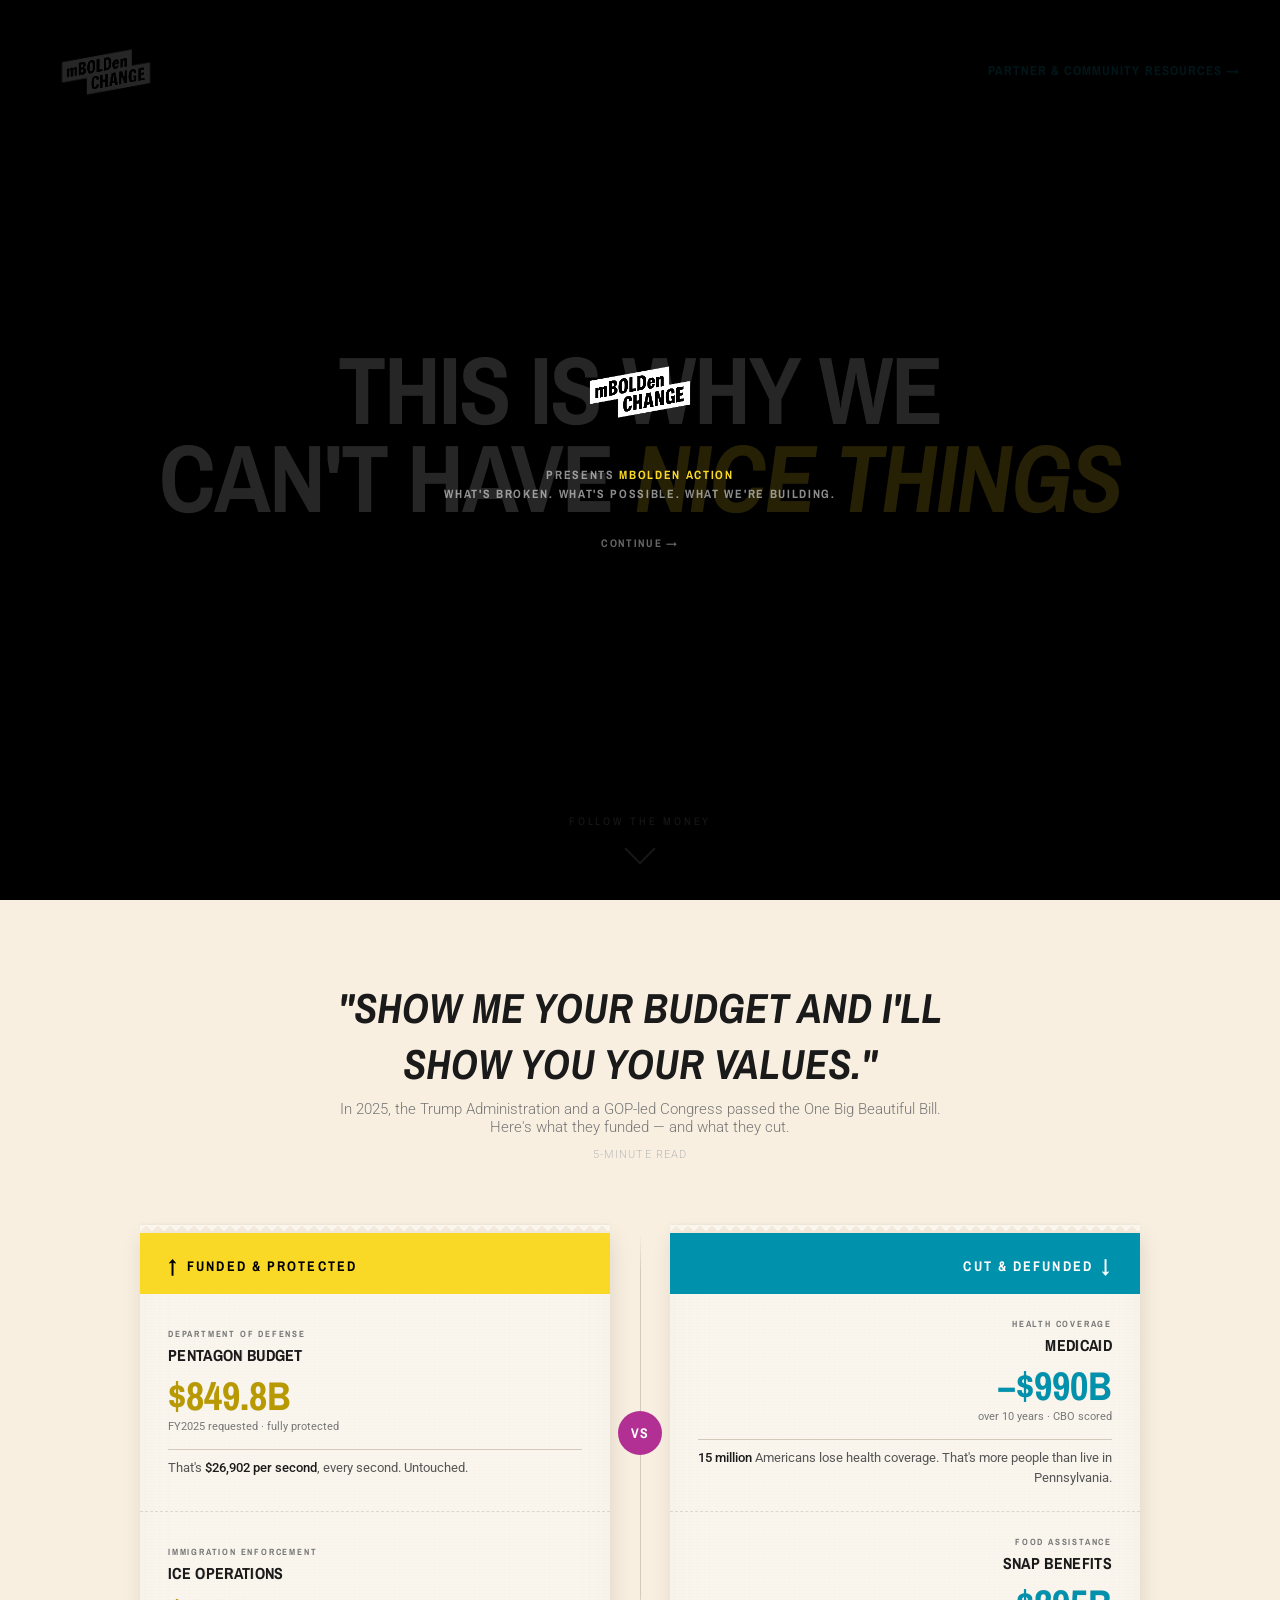
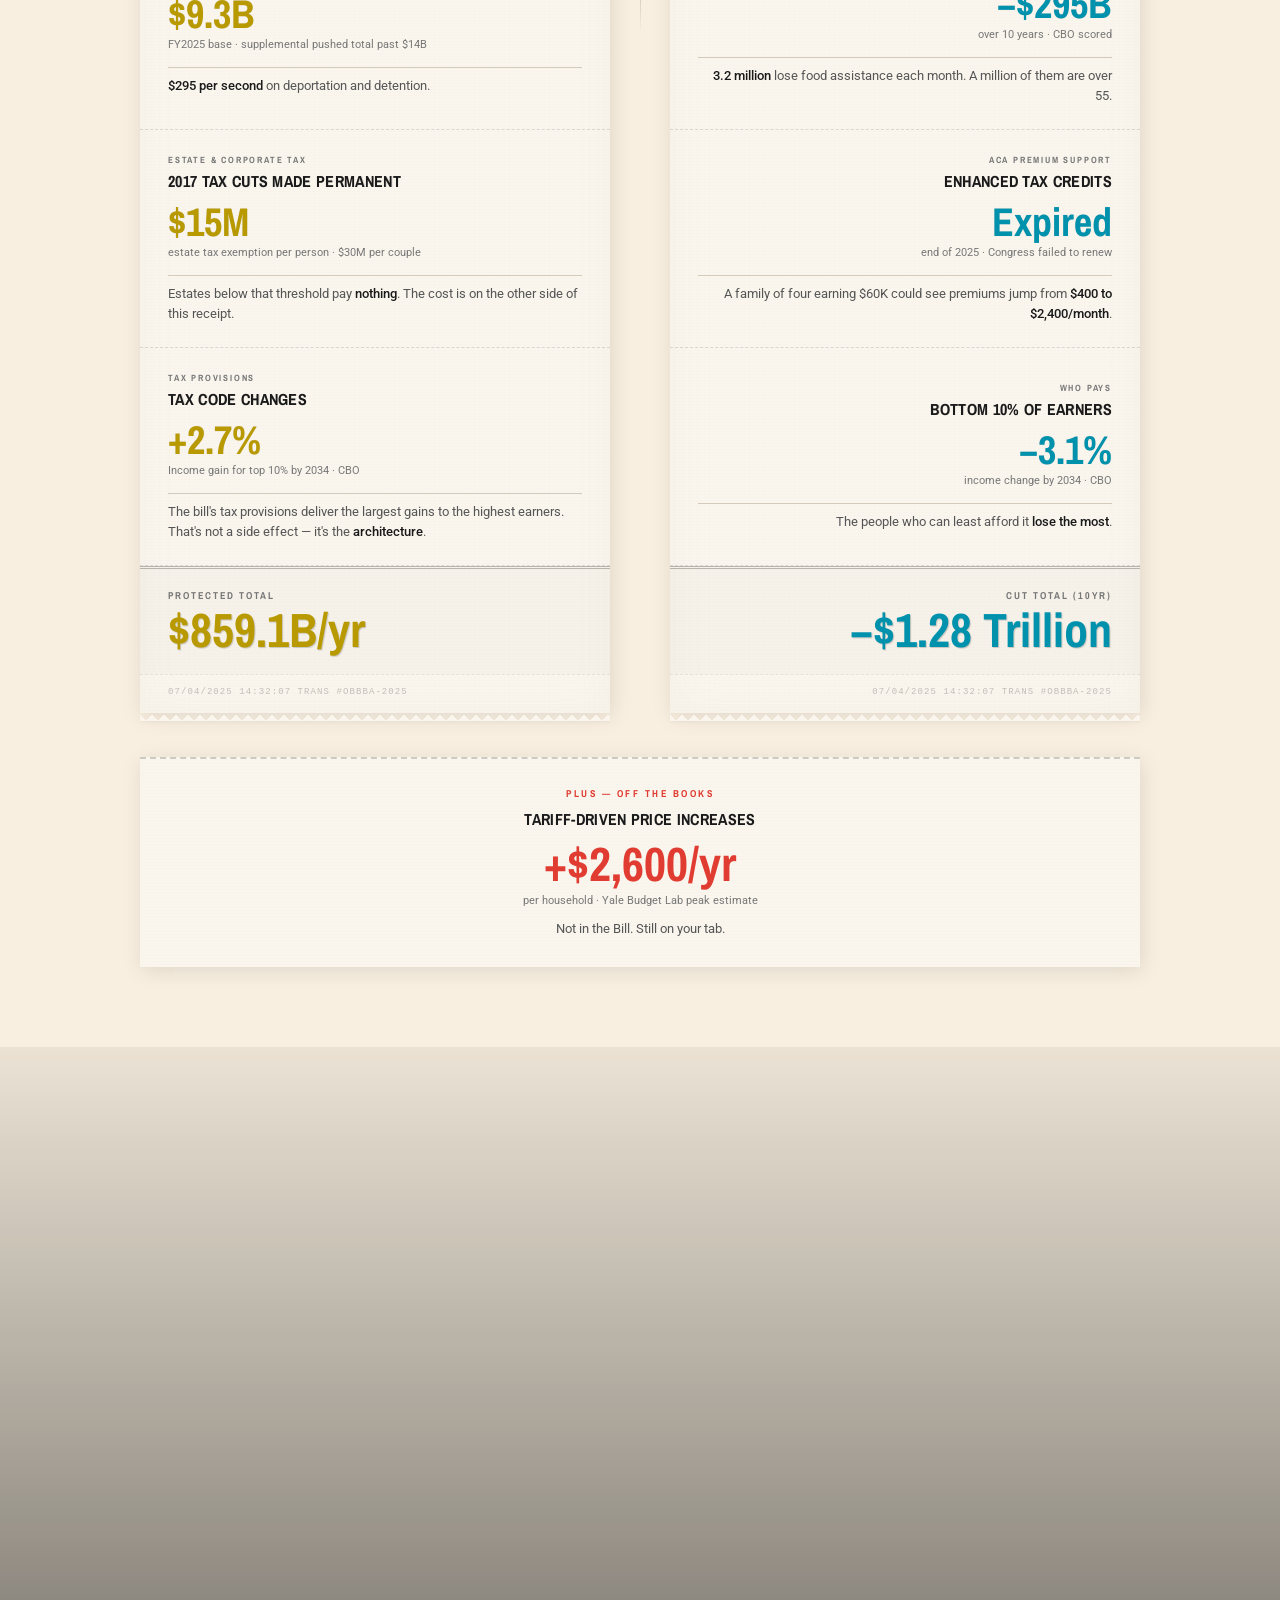
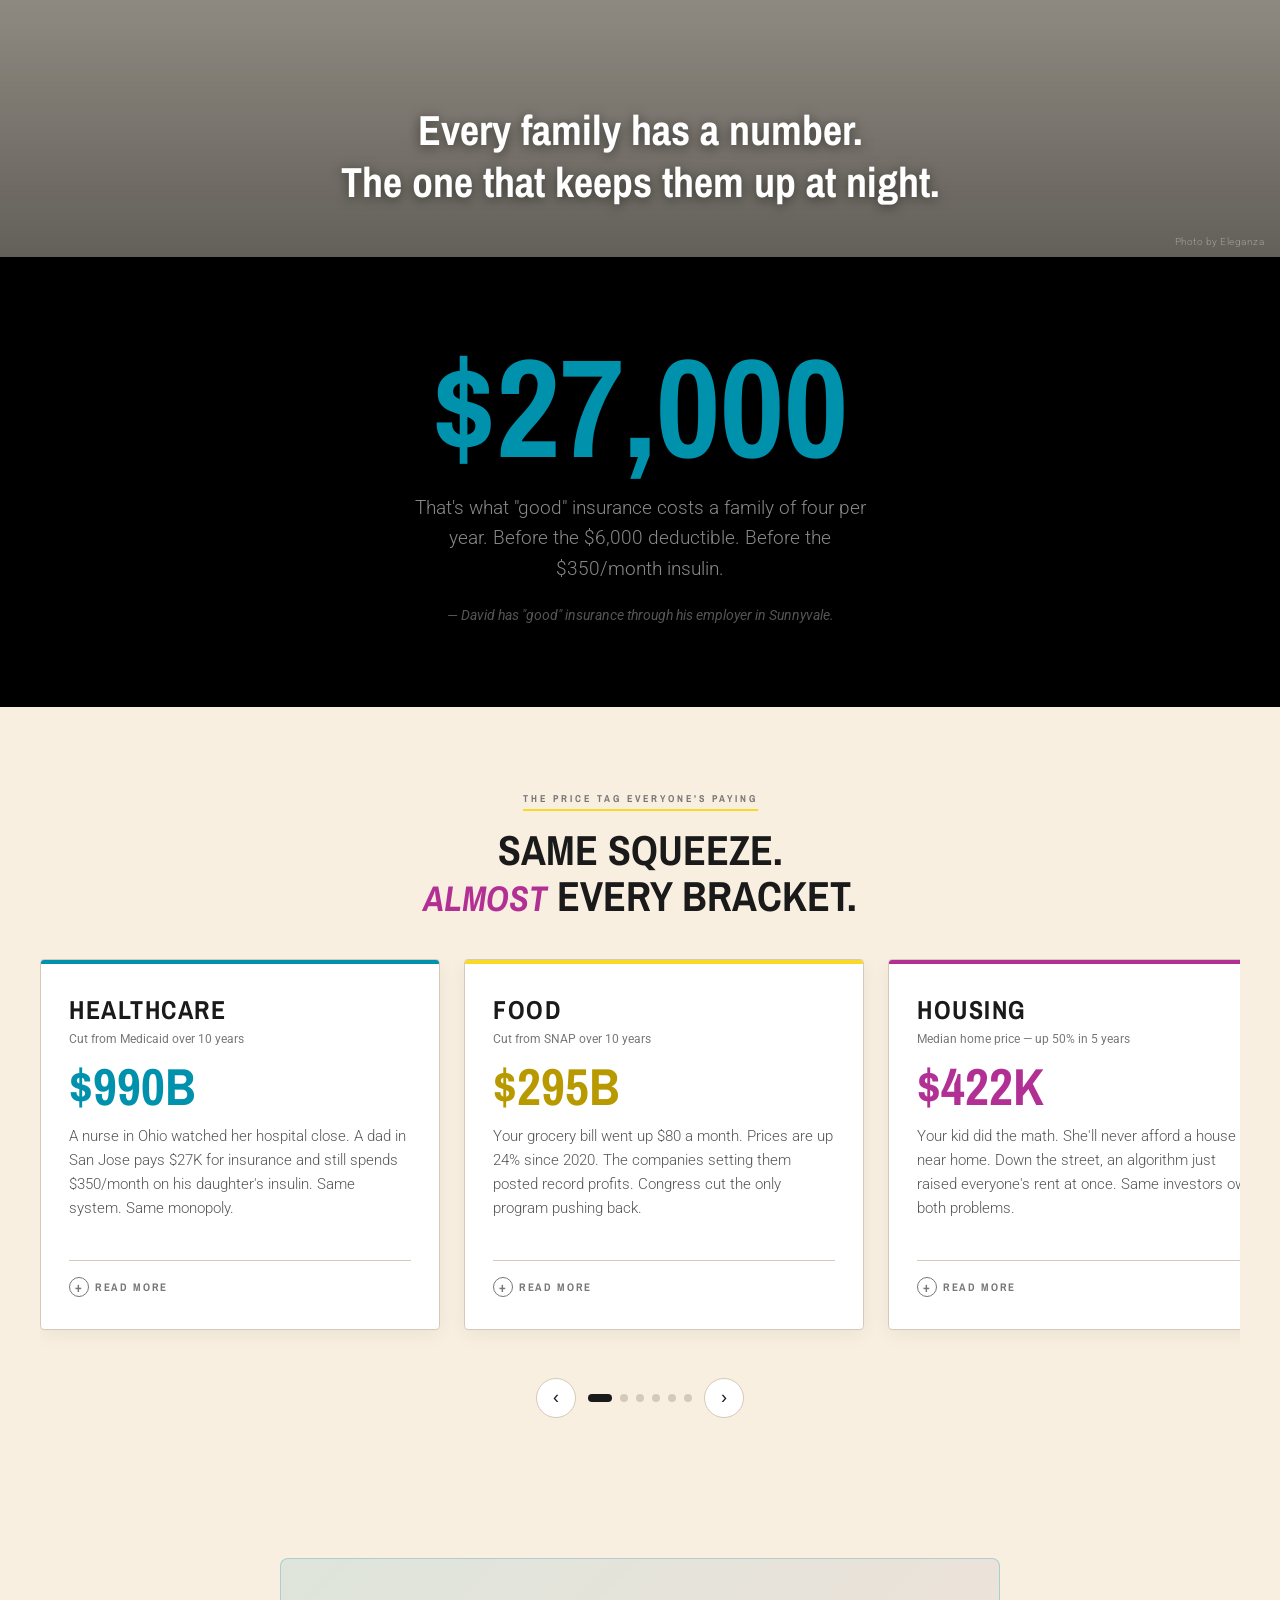
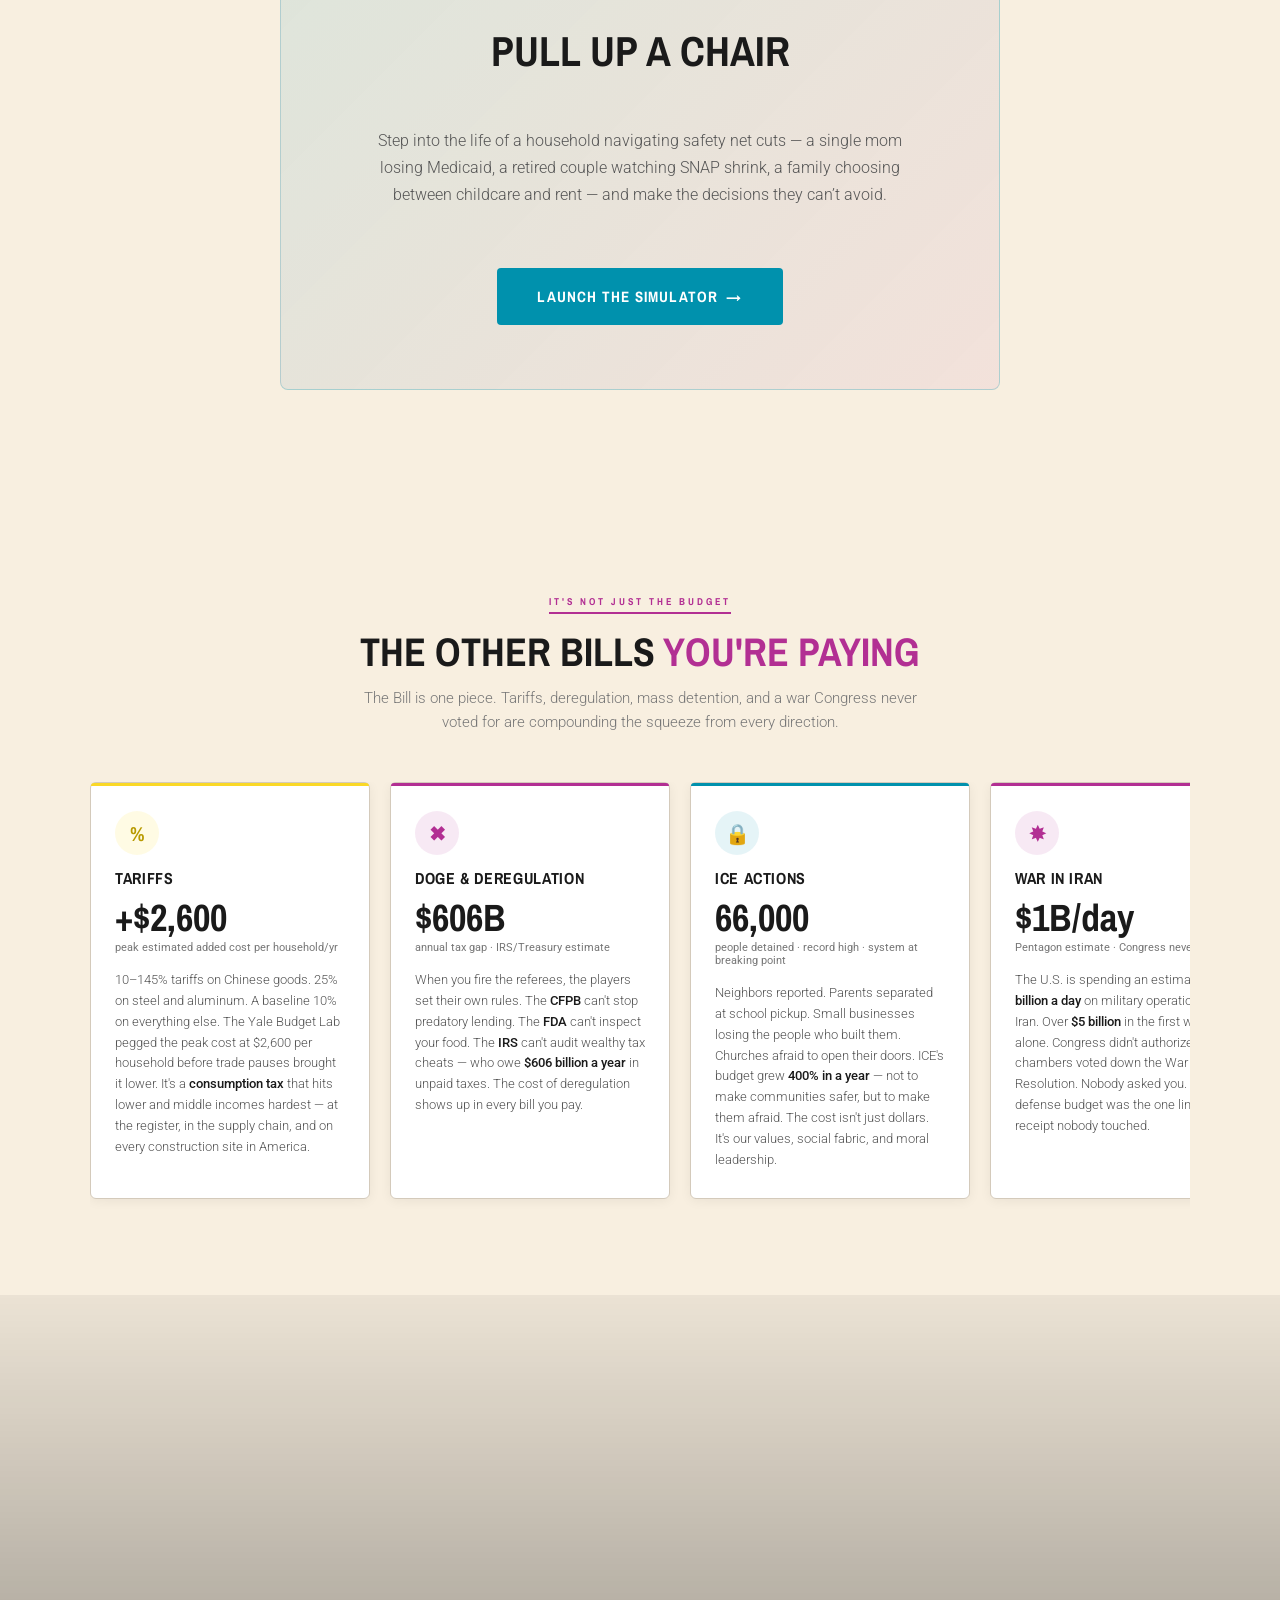
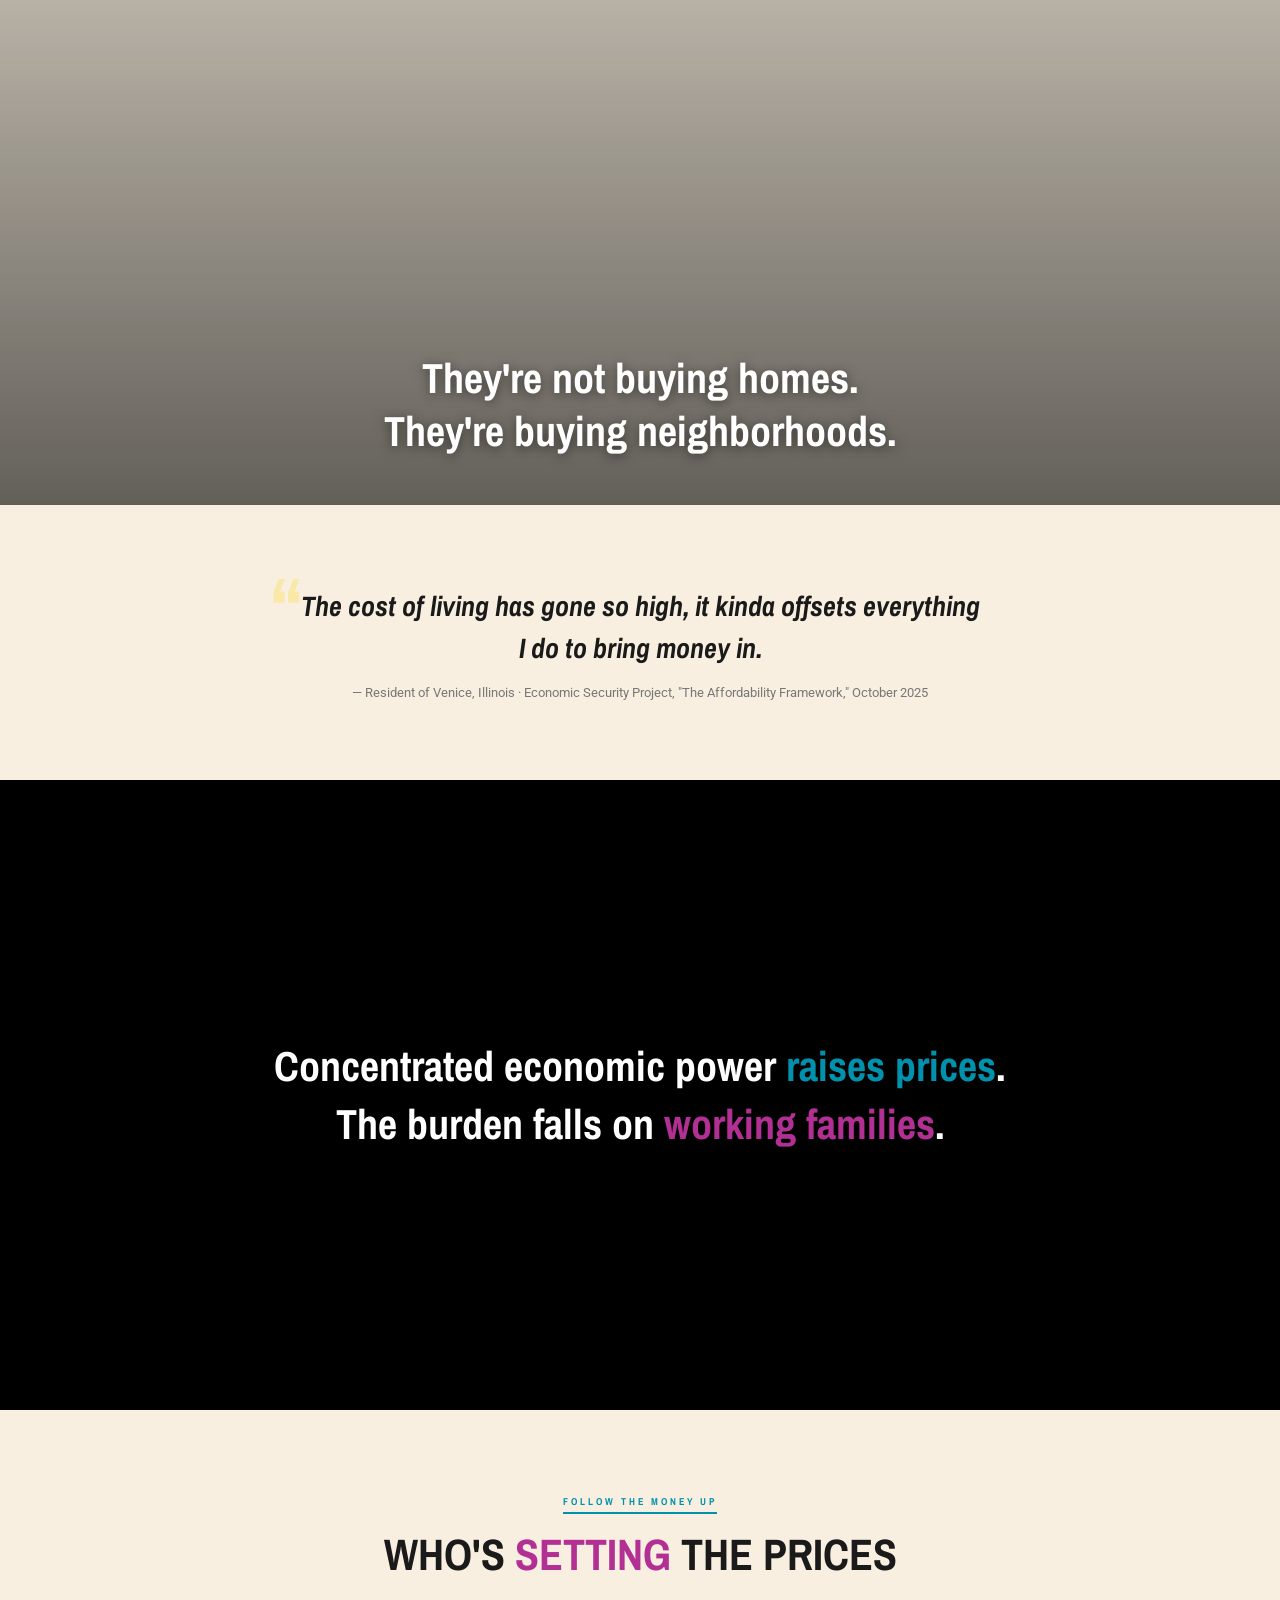
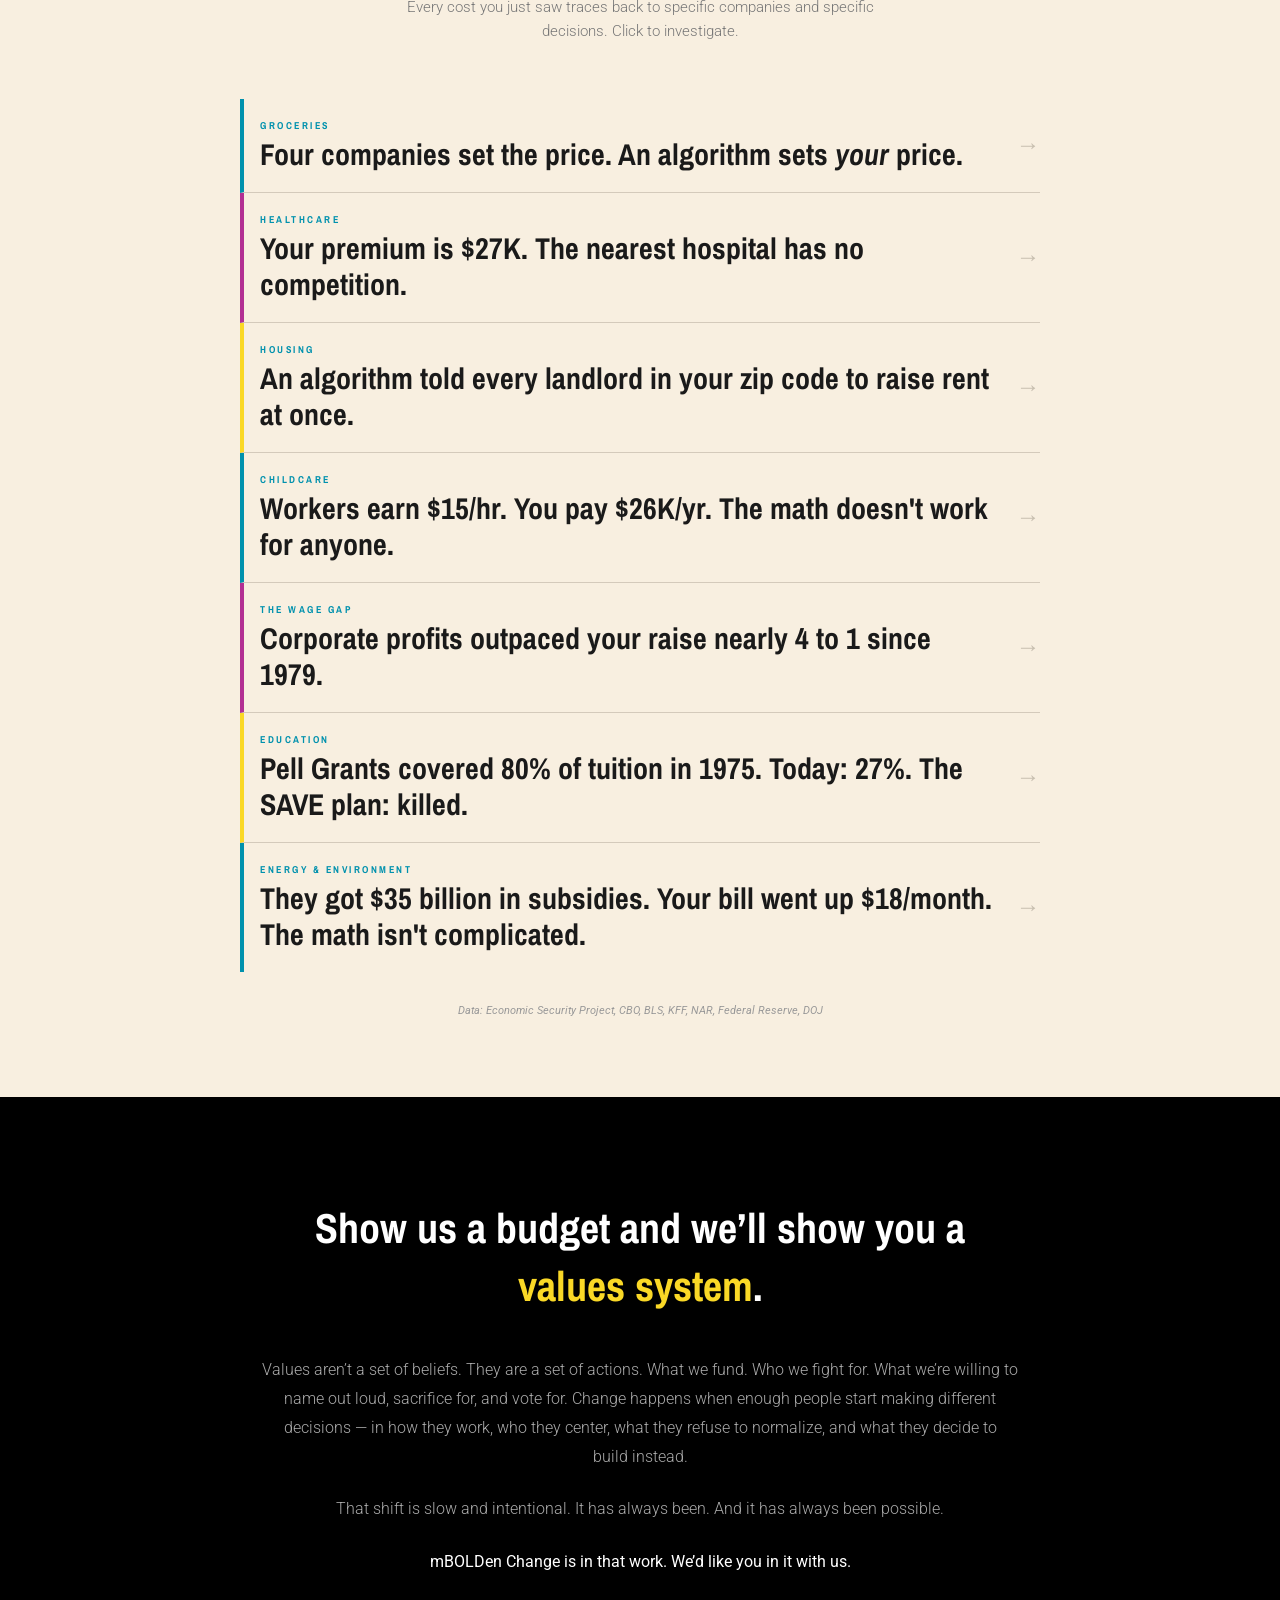
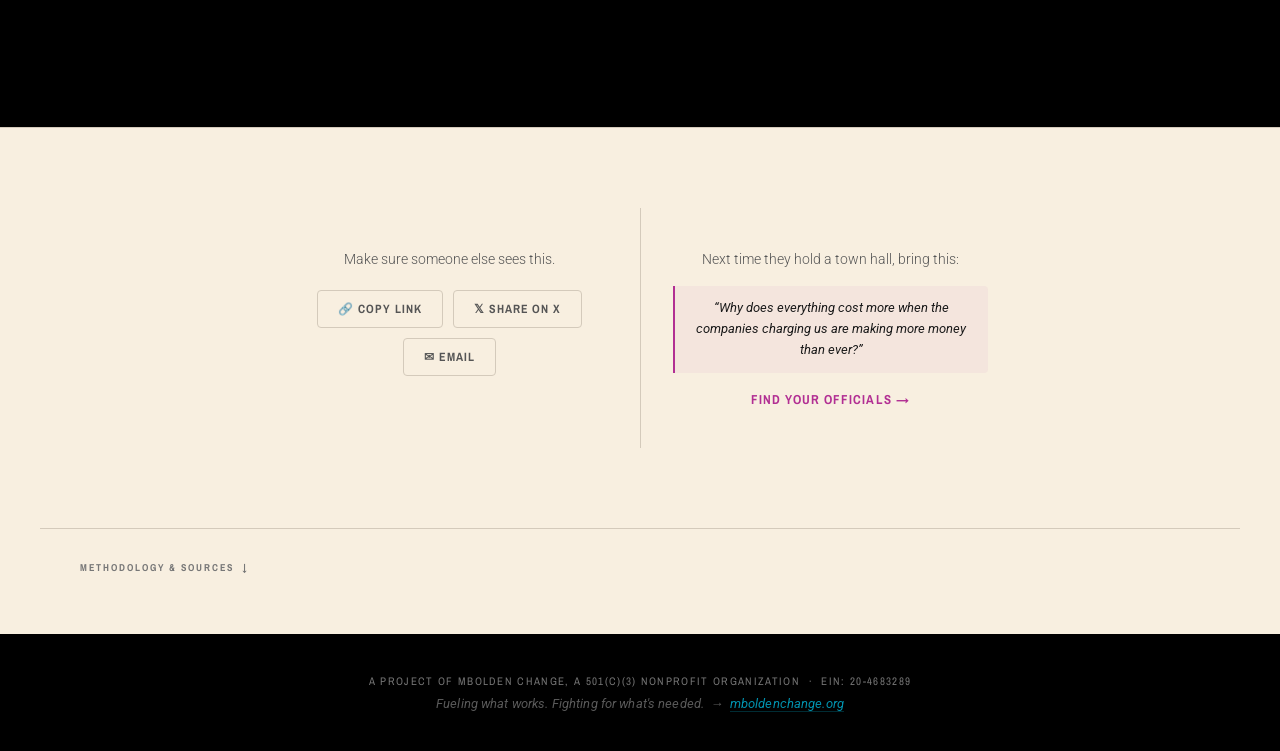
<file: index.html>
<!DOCTYPE html>
<html lang="en">
<head>
<meta charset="UTF-8">
<meta name="viewport" content="width=device-width, initial-scale=1.0">
<title>mBOLDen Change — Fueling what works. Fighting for what's needed.</title>

<!-- Favicon -->
<link rel="icon" type="image/x-icon" href="assets/favicon.ico">
<link rel="icon" type="image/png" sizes="32x32" href="assets/favicon-32.png">
<link rel="apple-touch-icon" sizes="180x180" href="assets/apple-touch-icon.png">

<!-- Open Graph / Social Sharing -->
<meta property="og:type" content="website">
<meta property="og:url" content="https://www.mboldenaction.org/">
<meta property="og:title" content="mBOLDen Change — Fueling what works. Fighting for what's needed.">
<meta property="og:description" content="See what Congress funded — and what they cut. A 5-minute read on the real cost of living.">
<meta property="og:image" content="https://www.mboldenaction.org/og-share-card.png">
<meta property="og:image:width" content="1200">
<meta property="og:image:height" content="630">

<!-- Twitter Card -->
<meta name="twitter:card" content="summary_large_image">
<meta name="twitter:title" content="mBOLDen Change — Fueling what works. Fighting for what's needed.">
<meta name="twitter:description" content="See what Congress funded — and what they cut. A 5-minute read on the real cost of living.">
<meta name="twitter:image" content="https://www.mboldenaction.org/og-share-card.png">

<meta name="description" content="The One Big Beautiful Bill funds tax cuts for the ultra-wealthy while gutting healthcare, housing, food assistance, and education. See what it costs your family.">

<link rel="preconnect" href="https://fonts.googleapis.com">
<link href="https://fonts.googleapis.com/css2?family=Archivo+Narrow:ital,wght@0,400;0,700;1,700&family=Roboto:wght@300;400;500&display=swap" rel="stylesheet">
<link rel="stylesheet" href="styles.css">
</head>
<body>

<!-- SPLASH CARD -->
<div class="splash-overlay" id="splash-overlay">
  <div class="splash-card">
    <div class="splash-logo">
      <img src="assets/logo.png" alt="mBOLDen Change">
    </div>
    <div class="splash-tagline">
      presents <span class="splash-action">mBOLDen Action</span><br>
      What's broken. What's possible. What we're building.
    </div>
    <button class="splash-close" id="splash-close" aria-label="Continue">Continue &rarr;</button>
  </div>
</div>

<!-- STICKY PRICE TICKER -->
<div class="sticky-ticker" id="sticky-ticker">
  <div class="sticky-ticker-brand"><a href="https://www.mboldenchange.org/" target="_blank" rel="noopener" style="color:inherit;text-decoration:none;">mBOLDen Change</a></div>
  <div class="sticky-ticker-scroll">
    <div class="sticky-ticker-track">
      <span class="price-ticker-item"><span class="price-ticker-price">$4.10</span><span class="price-ticker-label">gallon of milk</span></span>
      <span class="price-ticker-dot"></span>
      <span class="price-ticker-item"><span class="price-ticker-price">$350/mo</span><span class="price-ticker-label">insulin (commercial copay)</span></span>
      <span class="price-ticker-dot"></span>
      <span class="price-ticker-item"><span class="price-ticker-price">$2,022</span><span class="price-ticker-label">avg monthly rent</span></span>
      <span class="price-ticker-dot"></span>
      <span class="price-ticker-item"><span class="price-ticker-price">$1,094/mo</span><span class="price-ticker-label">childcare per child</span></span>
      <span class="price-ticker-dot"></span>
      <span class="price-ticker-item"><span class="price-ticker-price">$27,000/yr</span><span class="price-ticker-label">family health premium</span></span>
      <span class="price-ticker-dot"></span>
      <span class="price-ticker-item"><span class="price-ticker-price">$422,000</span><span class="price-ticker-label">median home price</span></span>
      <span class="price-ticker-dot"></span>
      <span class="price-ticker-item"><span class="price-ticker-price">$39,500</span><span class="price-ticker-label">avg student debt</span></span>
      <span class="price-ticker-dot"></span>
      <span class="price-ticker-item"><span class="price-ticker-price">$6,000</span><span class="price-ticker-label">insurance deductible</span></span>
      <span class="price-ticker-dot"></span>
      <span class="price-ticker-item"><span class="price-ticker-price">+$2,600/yr</span><span class="price-ticker-label">peak tariff cost per household</span></span>
      <span class="price-ticker-dot"></span>
      <span class="price-ticker-item"><span class="price-ticker-price">$170/yr</span><span class="price-ticker-label">added energy costs</span></span>
      <span class="price-ticker-dot"></span>
      <!-- duplicate for seamless loop -->
      <span class="price-ticker-item"><span class="price-ticker-price">$4.10</span><span class="price-ticker-label">gallon of milk</span></span>
      <span class="price-ticker-dot"></span>
      <span class="price-ticker-item"><span class="price-ticker-price">$350/mo</span><span class="price-ticker-label">insulin (commercial copay)</span></span>
      <span class="price-ticker-dot"></span>
      <span class="price-ticker-item"><span class="price-ticker-price">$2,022</span><span class="price-ticker-label">avg monthly rent</span></span>
      <span class="price-ticker-dot"></span>
      <span class="price-ticker-item"><span class="price-ticker-price">$1,094/mo</span><span class="price-ticker-label">childcare per child</span></span>
      <span class="price-ticker-dot"></span>
      <span class="price-ticker-item"><span class="price-ticker-price">$27,000/yr</span><span class="price-ticker-label">family health premium</span></span>
      <span class="price-ticker-dot"></span>
      <span class="price-ticker-item"><span class="price-ticker-price">$422,000</span><span class="price-ticker-label">median home price</span></span>
      <span class="price-ticker-dot"></span>
      <span class="price-ticker-item"><span class="price-ticker-price">$39,500</span><span class="price-ticker-label">avg student debt</span></span>
      <span class="price-ticker-dot"></span>
      <span class="price-ticker-item"><span class="price-ticker-price">$6,000</span><span class="price-ticker-label">insurance deductible</span></span>
      <span class="price-ticker-dot"></span>
      <span class="price-ticker-item"><span class="price-ticker-price">+$2,600/yr</span><span class="price-ticker-label">peak tariff cost per household</span></span>
      <span class="price-ticker-dot"></span>
      <span class="price-ticker-item"><span class="price-ticker-price">$170/yr</span><span class="price-ticker-label">added energy costs</span></span>
      <span class="price-ticker-dot"></span>
    </div>
  </div>
</div>


<!-- SECTION 1: THE HOOK -->
<section class="hook" id="hook">
  <div class="hook-logo">
    <a href="https://www.mboldenchange.org/" target="_blank" rel="noopener"><img src="assets/logo.png" alt="mBOLDen Change"></a>
  </div>
  <a href="resources.html" class="hook-nav-link">Partner &amp; Community Resources &rarr;</a>
  <h1 class="hook-title">This Is Why We<br>Can't Have <em>Nice Things</em></h1>
  <div class="hook-scroll" onclick="document.getElementById('receipt-section').scrollIntoView({behavior:'smooth'})">
    <span>Follow the money</span>
    <div class="arrow"></div>
  </div>
</section>


<!-- SECTION 2: THE RECEIPT -->
<section class="receipt-section" id="receipt-section">

  <div class="receipt-intro reveal">
    <h2><em>"Show me your budget and I'll show you your values."</em></h2>
    <p>In 2025, the Trump Administration and a GOP-led Congress passed the One Big Beautiful Bill.<br>Here's what they funded — and what they cut.</p>
    <p style="font-size:11px; color:#bbb; margin-top:12px; letter-spacing:0.1em; font-weight:300;">5-MINUTE READ</p>
  </div>

  <div class="receipt-container" id="receipt-container">

    <!-- LEFT: WHAT THEY FUNDED -->
    <div class="receipt receipt-left">
      <div class="receipt-header">
        <span class="arrow-icon">↑</span> Funded &amp; Protected
      </div>

      <div class="receipt-item" data-delay="0">
        <div class="receipt-item-label">Department of Defense</div>
        <div class="receipt-item-program">Pentagon Budget</div>
        <div class="receipt-item-amount">$849.8B</div>
        <div class="receipt-item-period">FY2025 requested · fully protected</div>
        <div class="receipt-item-human">That's <strong>$26,902 per second</strong>, every second. Untouched.</div>
      </div>

      <div class="receipt-item" data-delay="400">
        <div class="receipt-item-label">Immigration Enforcement</div>
        <div class="receipt-item-program">ICE Operations</div>
        <div class="receipt-item-amount">$9.3B</div>
        <div class="receipt-item-period">FY2025 base · supplemental pushed total past $14B</div>
        <div class="receipt-item-human"><strong>$295 per second</strong> on deportation and detention.</div>
      </div>

      <div class="receipt-item" data-delay="800">
        <div class="receipt-item-label">Estate &amp; Corporate Tax</div>
        <div class="receipt-item-program">2017 Tax Cuts Made Permanent</div>
        <div class="receipt-item-amount">$15M</div>
        <div class="receipt-item-period">estate tax exemption per person · $30M per couple</div>
        <div class="receipt-item-human">Estates below that threshold pay <strong>nothing</strong>. The cost is on the other side of this receipt.</div>
      </div>

      <div class="receipt-item" data-delay="1000">
        <div class="receipt-item-label">Tax Provisions</div>
        <div class="receipt-item-program">Tax Code Changes</div>
        <div class="receipt-item-amount">+2.7%</div>
        <div class="receipt-item-period">Income gain for top 10% by 2034 · CBO</div>
        <div class="receipt-item-human">The bill's tax provisions deliver the largest gains to the highest earners. That's not a side effect — it's the <strong>architecture</strong>.</div>
      </div>

      <div class="receipt-total">
        <div class="receipt-total-label">Protected Total</div>
        <div class="receipt-total-amount" id="total-funded">$859.1B/yr</div>
      </div>
      <div class="receipt-footer">07/04/2025  14:32:07  TRANS #OBBBA-2025</div>
    </div>

    <!-- CENTER DIVIDER -->
    <div class="receipt-divider">
      <div class="receipt-vs">VS</div>
    </div>

    <!-- RIGHT: WHAT THEY CUT -->
    <div class="receipt receipt-right">
      <div class="receipt-header">
        Cut &amp; Defunded <span class="arrow-icon">↓</span>
      </div>

      <div class="receipt-item" data-delay="200">
        <div class="receipt-item-label">Health Coverage</div>
        <div class="receipt-item-program">Medicaid</div>
        <div class="receipt-item-amount">−$990B</div>
        <div class="receipt-item-period">over 10 years · CBO scored</div>
        <div class="receipt-item-human"><strong>15 million</strong> Americans lose health coverage. That's more people than live in Pennsylvania.</div>
      </div>

      <div class="receipt-item" data-delay="600">
        <div class="receipt-item-label">Food Assistance</div>
        <div class="receipt-item-program">SNAP Benefits</div>
        <div class="receipt-item-amount">−$295B</div>
        <div class="receipt-item-period">over 10 years · CBO scored</div>
        <div class="receipt-item-human"><strong>3.2 million</strong> lose food assistance each month. A million of them are over 55.</div>
      </div>

      <div class="receipt-item" data-delay="1000">
        <div class="receipt-item-label">ACA Premium Support</div>
        <div class="receipt-item-program">Enhanced Tax Credits</div>
        <div class="receipt-item-amount">Expired</div>
        <div class="receipt-item-period">end of 2025 · Congress failed to renew</div>
        <div class="receipt-item-human">A family of four earning $60K could see premiums jump from <strong>$400 to $2,400/month</strong>.</div>
      </div>

      <div class="receipt-item" data-delay="1200">
        <div class="receipt-item-label">Who Pays</div>
        <div class="receipt-item-program">Bottom 10% of Earners</div>
        <div class="receipt-item-amount">−3.1%</div>
        <div class="receipt-item-period">income change by 2034 · CBO</div>
        <div class="receipt-item-human">The people who can least afford it <strong>lose the most</strong>.</div>
      </div>

      <div class="receipt-total">
        <div class="receipt-total-label">Cut Total (10yr)</div>
        <div class="receipt-total-amount" id="total-cut">−$1.28 Trillion</div>
      </div>
      <div class="receipt-footer">07/04/2025  14:32:07  TRANS #OBBBA-2025</div>
    </div>

  </div>

  <!-- Tariff addendum — full width, below both receipts -->
  <div class="reveal" style="max-width:1000px; margin:32px auto 0; background:#faf6ee; border-top:2px dashed rgba(0,0,0,0.18); padding:28px 32px; position:relative; text-align:center;
    background-image: repeating-linear-gradient(0deg,transparent,transparent 2px,rgba(0,0,0,0.008) 2px,rgba(0,0,0,0.008) 3px); box-shadow:2px 4px 20px rgba(0,0,0,0.10);">
    <div style="font-family:'Archivo Narrow',sans-serif; font-size:10px; letter-spacing:0.25em; text-transform:uppercase; font-weight:700; color:var(--red); margin-bottom:8px;">PLUS — Off the Books</div>
    <div style="font-family:'Archivo Narrow',sans-serif; font-size:16px; font-weight:700; text-transform:uppercase; letter-spacing:0.02em; color:var(--text); margin-bottom:10px;">Tariff-Driven Price Increases</div>
    <div style="font-family:'Archivo Narrow',sans-serif; font-size:clamp(32px,4vw,48px); font-weight:700; color:var(--red); line-height:1; margin-bottom:6px;">+$2,600/yr</div>
    <div style="font-size:11px; color:var(--muted); margin-bottom:12px;">per household · Yale Budget Lab peak estimate</div>
    <div style="font-size:13px; color:#555; font-weight:400; line-height:1.5; max-width:640px; margin:0 auto;">Not in the Bill. Still on your tab.</div>
  </div>

</section>


<!-- FULL-BLEED IMAGE (parallax) -->
<div class="fullbleed-image fullbleed-parallax" id="fullbleed-parallax" style="background-image:url('assets/shopper.jpeg');">
  <div class="fullbleed-image-content">
    <blockquote>Every family has a number.<br>The one that keeps them up at night.</blockquote>
  </div>
  <span class="fullbleed-image-credit">Photo by Eleganza</span>
</div>

<!-- STAT BREAK: INSURANCE (moved before carousel) -->
<section class="stat-break stat-break-dark reveal">
  <div class="stat-break-number" style="color:var(--teal);">$27,000</div>
  <div class="stat-break-context">That's what "good" insurance costs a family of four per year. Before the $6,000 deductible. Before the $350/month insulin.</div>
  <div class="stat-break-character">— David has "good" insurance through his employer in Sunnyvale.</div>
</section>


<!-- SECTION 4: HORIZONTAL CAROUSEL -->
<section class="carousel-section" id="carousel-section">
  <div class="carousel-header reveal">
    <div class="chapter-tag">The Price Tag Everyone's Paying</div>
    <h2>Same Squeeze.<br><span class="almost">Almost</span> Every Bracket.</h2>
  </div>

  <div class="carousel-track-wrapper">
    <div class="carousel-track" id="carousel-track">

      <!-- HEALTHCARE -->
      <div class="carousel-card" role="button" tabindex="0" data-topic="healthcare">
        <div class="card-preview">
          <div class="card-domain">Healthcare</div>
          <div class="card-context">Cut from Medicaid over 10 years</div>
          <div class="card-stat">$990B</div>
          <div class="card-hook">A nurse in Ohio watched her hospital close. A dad in San Jose pays $27K for insurance and still spends $350/month on his daughter's insulin. Same system. Same monopoly.</div>
          <div class="card-expand-hint"><span class="plus">+</span> Read more</div>
        </div>
        <div class="card-detail">
          <div class="card-detail-inner">
            <div class="card-detail-narrative">
              <p>Maria is a home health aide in rural Tennessee. The hospital 20 minutes from her house closed last year — there wasn't enough Medicaid revenue to keep it open. Now the nearest ER is 45 minutes away. Her neighbor had a stroke last month. The ambulance ride alone cost more than a month's rent.</p>
              <p>David is a software architect in Sunnyvale. His family premium is <strong>$27,000 a year</strong> — and his deductible is another $6,000 before insurance pays a dime. He has "good" insurance. His daughter's insulin still costs <strong>$350 a month</strong>.</p>
              <p>They live different lives. But the same consolidated hospital system sets both their prices. The Bill cut <strong>$990 billion</strong> from Medicaid over ten years. When rural hospitals close, the nearest hospital raises prices by 3.6% — because there's no competition left. That cost shift lands on every employer plan.</p>
            </div>
            <div class="card-detail-stats">
              <div class="card-mini-stat">
                <span class="card-mini-stat-num">15M</span>
                <span class="card-mini-stat-label">Americans projected to lose health coverage</span>
              </div>
              <div class="card-mini-stat">
                <span class="card-mini-stat-num">$26,993</span>
                <span class="card-mini-stat-label">Average family health insurance premium, 2025</span>
              </div>
              <div class="card-mini-stat">
                <span class="card-mini-stat-num">100M</span>
                <span class="card-mini-stat-label">Americans carrying $220B+ in medical debt — #1 cause of bankruptcy</span>
              </div>
            </div>
          </div>
        </div>
      </div>

      <!-- FOOD -->
      <div class="carousel-card" role="button" tabindex="0" data-topic="food">
        <div class="card-preview">
          <div class="card-domain">Food</div>
          <div class="card-context">Cut from SNAP over 10 years</div>
          <div class="card-stat">$295B</div>
          <div class="card-hook">Your grocery bill went up $80 a month. Prices are up 24% since 2020. The companies setting them posted record profits. Congress cut the only program pushing back.</div>
          <div class="card-expand-hint"><span class="plus">+</span> Read more</div>
        </div>
        <div class="card-detail">
          <div class="card-detail-inner">
            <div class="card-detail-narrative">
              <p>You used to spend $150 a week on groceries. Now it's $190 for the same cart. You make adjustments — store brand, fewer organic options, skipping the good olive oil. You can absorb it. It's annoying, not catastrophic.</p>
              <p>For Linda, 62, in Akron, that same price increase means choosing between her blood pressure medication and a full week of meals. She's one of <strong>3.2 million people</strong> who just lost SNAP benefits. She spent 35 years as a school bus driver. She's not lazy. She's caught in an economy where a handful of corporations dominate every aisle — four companies control <strong>85% of beef processing</strong> alone — and the biggest food conglomerates posted <strong>record profits in 2022 and 2023</strong> while raising prices on everyone — and margins remain elevated.</p>
              <p>Grocery prices are up <strong>23.6%</strong> since 2020. Corporate margins in food processing hit historic highs. Congress cut <strong>$295 billion</strong> from SNAP — the only counterweight families had against prices they can't negotiate.</p>
              <p>And now the price tag isn't even fixed. Instacart is under FTC investigation for charging different customers different prices for the same gallon of milk — <strong>up to 23% more</strong> depending on when and where you order. Kroger and Walmart are rolling out digital shelf labels that change prices in real time, in the physical store. The algorithm doesn't just set the price. It sets <em>your</em> price.</p>
            </div>
            <div class="card-detail-stats">
              <div class="card-mini-stat">
                <span class="card-mini-stat-num">3.2M</span>
                <span class="card-mini-stat-label">People losing food assistance each month</span>
              </div>
              <div class="card-mini-stat">
                <span class="card-mini-stat-num">+23.6%</span>
                <span class="card-mini-stat-label">Grocery price increase, 2020–2024</span>
              </div>
              <div class="card-mini-stat">
                <span class="card-mini-stat-num">85%</span>
                <span class="card-mini-stat-label">of beef processing controlled by four companies</span>
              </div>
            </div>
          </div>
        </div>
      </div>

      <!-- HOUSING -->
      <div class="carousel-card" role="button" tabindex="0" data-topic="housing">
        <div class="card-preview">
          <div class="card-domain">Housing</div>
          <div class="card-context">Median home price — up 50% in 5 years</div>
          <div class="card-stat">$422K</div>
          <div class="card-hook">Your kid did the math. She'll never afford a house near home. Down the street, an algorithm just raised everyone's rent at once. Same investors own both problems.</div>
          <div class="card-expand-hint"><span class="plus">+</span> Read more</div>
        </div>
        <div class="card-detail">
          <div class="card-detail-inner">
            <div class="card-detail-narrative">
              <p>James bought his house in San Jose in 2015 for $680,000. It's worth $1.4 million now. Good news, right? Except his property tax jumped proportionally, his insurance doubled, and his 26-year-old daughter — a credentialed teacher — just told him she'll never be able to buy anywhere near home. He's doing the math on helping with a down payment. It feels like he's subsidizing a system that used to work on its own.</p>
              <p>This isn't just a Bay Area story. When a tech company opens a campus, home prices within commuting distance jump an average of <strong>7%</strong> almost overnight. Google's San Jose mega-campus will house 25,000 workers — the city approved 7,000 new units. Do the math. The same pattern is playing out in Austin, Seattle, Nashville, and Boise. What happens in Silicon Valley doesn't stay in Silicon Valley.</p>
              <p>Across town, Nina's rent went up $200 this month. Her landlord didn't renovate anything. RealPage's algorithm told every major landlord in her zip code to raise rents simultaneously — the DOJ filed suit in 2024. She makes $52,000 a year as a medical assistant. <strong>Half of all renters</strong> now spend more than 30% of their income on housing.</p>
              <p>Institutional investors own <strong>25% of single-family rentals</strong> in some markets. The same forces driving up James's property values are driving Nina out of her apartment and pricing his daughter out of homeownership entirely.</p>
            </div>
            <div class="card-detail-stats">
              <div class="card-mini-stat">
                <span class="card-mini-stat-num">50.3%</span>
                <span class="card-mini-stat-label">of renters are cost-burdened</span>
              </div>
              <div class="card-mini-stat">
                <span class="card-mini-stat-num">$70/mo</span>
                <span class="card-mini-stat-label">Estimated rent increase from RealPage's algorithmic pricing</span>
              </div>
              <div class="card-mini-stat">
                <span class="card-mini-stat-num">25%</span>
                <span class="card-mini-stat-label">of single-family rentals owned by institutional investors in some markets</span>
              </div>
            </div>
          </div>
        </div>
      </div>

      <!-- CHILDCARE -->
      <div class="carousel-card" role="button" tabindex="0" data-topic="childcare">
        <div class="card-preview">
          <div class="card-domain">Childcare</div>
          <div class="card-context">Average annual cost per child</div>
          <div class="card-stat">$13,128</div>
          <div class="card-hook">Tens of thousands of programs have closed since 2020. She ran the numbers. After childcare and taxes, her second income nets $6,200 a year. She's basically working full-time for free. And that's the "affordable" option.</div>
          <div class="card-expand-hint"><span class="plus">+</span> Read more</div>
        </div>
        <div class="card-detail">
          <div class="card-detail-inner">
            <div class="card-detail-narrative">
              <p>Priya is a marketing manager in Austin earning $85,000. Her husband is an electrician earning $62,000. They have a toddler and an infant. Childcare for two kids: <strong>$26,000 a year</strong>. After taxes, commuting costs, and work clothes, her take-home from working is barely $6,200 more than if she stayed home. She's working full-time for $3 an hour, net.</p>
              <p>She doesn't want to quit. She spent six years building her career. But the math is brutal — and it's the same math facing families at every income level. Even households earning $200K are technically priced out of childcare by federal affordability standards in many cities.</p>
              <p>The bill cut funding for the <strong>Child Care and Development Block Grant</strong>, TANF, and Social Services Block Grant. When those subsidies disappear, centers lose revenue. They raise rates, cut staff, or close — tens of thousands of programs have shut down since 2020. Childcare workers earn a median of <strong>$15/hour</strong>. The entire system depends on workers who can barely afford to live.</p>
              <p>Immigration enforcement compounds it: immigrant women — many of them mothers themselves — make up a disproportionate share of the <strong>home-based childcare workforce</strong>. When they're pulled from their communities, families on both sides lose: the workers lose their livelihoods, and the parents who depended on them lose the only affordable care they had.</p>
            </div>
            <div class="card-detail-stats">
              <div class="card-mini-stat">
                <span class="card-mini-stat-num">$13,128</span>
                <span class="card-mini-stat-label">National average annual childcare cost per child</span>
              </div>
              <div class="card-mini-stat">
                <span class="card-mini-stat-num">24%</span>
                <span class="card-mini-stat-label">of household income spent on childcare on average</span>
              </div>
              <div class="card-mini-stat">
                <span class="card-mini-stat-num">+29%</span>
                <span class="card-mini-stat-label">Childcare cost increase 2020–2024</span>
              </div>
            </div>
          </div>
        </div>
      </div>

      <!-- EDUCATION -->
      <div class="carousel-card" role="button" tabindex="0" data-topic="education">
        <div class="card-preview">
          <div class="card-domain">Education</div>
          <div class="card-context">Pell Grants covered 80% of tuition in 1975. Today: 27%.</div>
          <div class="card-stat">$1.83T</div>
          <div class="card-hook">Tyler is 25 with a CS degree and $38K in debt. Twenty minutes away, a kid just as sharp never got to go. Same economy failed both of them.</div>
          <div class="card-expand-hint"><span class="plus">+</span> Read more</div>
        </div>
        <div class="card-detail">
          <div class="card-detail-inner">
            <div class="card-detail-narrative">
              <p>Tyler is 25. He graduated from Ohio State with a computer science degree and $38,000 in student loans. Under the new law, he'll pay <strong>$3,000 more per year</strong> in loan costs. His starting salary is decent — $72,000 — but after rent, loan payments, car insurance, and utilities, he saves about $200 a month. His parents help where they can — covering his phone bill and car insurance, $250 a month they didn't budget for. <strong>Half of all parents</strong> are now financially supporting adult children, spending an average of <strong>$1,474 a month</strong>. Sixty-one percent say it's come at the cost of their own financial security.</p>
              <p>Twenty minutes away, a kid just as sharp is stocking shelves at a distribution center for $17 an hour. His high school lost three math teachers in two years — <strong>one in eight</strong> teaching positions nationally is either unfilled or staffed by someone not certified. He could have studied engineering. But community college costs $12,000 a year now, and Pell Grants that covered <strong>80% of tuition in 1975</strong> cover <strong>27% today</strong>. The job posting says "bachelor's preferred." He didn't change. The requirements did.</p>
              <p>The administration <strong>killed the SAVE repayment plan</strong> and restarted aggressive collections on 28 million borrowers. College tuition has increased <strong>1,200%</strong> since 1980. Total student debt exceeds <strong>$1.83 trillion</strong>. But the crisis isn't just about people who went to college. It's about an economy that made credentials mandatory and then made them unaffordable. The path to stability got longer and more expensive for everyone — and the people who were supposed to fund it pulled the ladder up.</p>
            </div>
            <div class="card-detail-stats">
              <div class="card-mini-stat">
                <span class="card-mini-stat-num">$1.83T</span>
                <span class="card-mini-stat-label">Total outstanding student debt</span>
              </div>
              <div class="card-mini-stat">
                <span class="card-mini-stat-num">27%</span>
                <span class="card-mini-stat-label">of tuition covered by Pell Grants today (was 80% in 1975)</span>
              </div>
              <div class="card-mini-stat">
                <span class="card-mini-stat-num">1 in 8</span>
                <span class="card-mini-stat-label">teaching positions unfilled or filled by uncertified teachers</span>
              </div>
            </div>
          </div>
        </div>
      </div>

      <!-- ENERGY & ENVIRONMENT -->
      <div class="carousel-card" role="button" tabindex="0" data-topic="energy">
        <div class="card-preview">
          <div class="card-domain">Energy &amp; Environment</div>
          <div class="card-context">Low-income households spend 3x more of their income on energy</div>
          <div class="card-stat">$35B/yr</div>
          <div class="card-hook">Fossil fuel companies got $35 billion a year in subsidies. Your electric bill went up anyway. Guess whose costs Congress is focused on cutting.</div>
          <div class="card-expand-hint"><span class="plus">+</span> Read more</div>
        </div>
        <div class="card-detail">
          <div class="card-detail-inner">
            <div class="card-detail-narrative">
              <p>The fossil fuel industry receives <strong>$35 billion a year</strong> in federal subsidies. In 2025, they got <strong>$40 billion more</strong>. Solar is now <strong>41% cheaper</strong> than the cheapest fossil fuel alternative. Wind is <strong>53% cheaper</strong>. The math has been clear for years. The subsidies aren't propping up an industry that needs help. They're protecting margins for one that doesn't.</p>
              <p>Meanwhile, your electric bill keeps climbing. Part of the reason: AI data centers now consume <strong>4% of all U.S. electricity</strong> — projected to more than double by 2030. A single data center uses as much power as <strong>80,000 homes</strong>. In western Maryland, household bills jumped <strong>$18 a month</strong> after data center clusters moved in. The companies posting record profits from AI aren't absorbing the energy costs. You are.</p>
              <p>Low-income households already spend <strong>three times more</strong> of their income on energy than everyone else. Rolling back environmental regulations doesn't lower those bills — it lowers costs for the companies that raised them. Repealing EPA carbon standards will cost households an estimated <strong>$130 billion</strong> in health impacts through 2047. In 2024, <strong>27 billion-dollar weather disasters</strong> hit the U.S. — <strong>$183 billion</strong> in total damage. Homeowner insurance premiums rose <strong>24%</strong> in three years. The fossil fuel industry spent <strong>$219 million</strong> to influence the 2024 election. They're not paying for the damage. You are — through your electric bill, your insurance premium, and your taxes.</p>
            </div>
            <div class="card-detail-stats">
              <div class="card-mini-stat">
                <span class="card-mini-stat-num">$35B/yr</span>
                <span class="card-mini-stat-label">Federal subsidies to fossil fuel industry</span>
              </div>
              <div class="card-mini-stat">
                <span class="card-mini-stat-num">3x</span>
                <span class="card-mini-stat-label">Energy burden on low-income households vs. average</span>
              </div>
              <div class="card-mini-stat">
                <span class="card-mini-stat-num">$183B</span>
                <span class="card-mini-stat-label">Weather disaster costs in 2024 alone</span>
              </div>
            </div>
          </div>
        </div>
      </div>

    </div>
  </div>

  <div class="carousel-nav">
    <button id="carousel-prev" aria-label="Previous">‹</button>
    <div class="carousel-dots" id="carousel-dots">
      <div class="carousel-dot active"></div>
      <div class="carousel-dot"></div>
      <div class="carousel-dot"></div>
      <div class="carousel-dot"></div>
      <div class="carousel-dot"></div>
      <div class="carousel-dot"></div>
    </div>
    <button id="carousel-next" aria-label="Next">›</button>
  </div>
</section>



<!-- SIMULATOR CALLOUT -->
<div style="max-width:800px; margin:0 auto; padding:80px 40px;">
  <div class="sim-callout" style="flex-direction:column; text-align:center; padding:64px 40px; background:linear-gradient(135deg, rgba(0,145,173,0.1) 0%, rgba(178,47,147,0.07) 100%); border:1px solid rgba(0,145,173,0.25); border-radius:8px;">
    <h3 style="font-family:'Archivo Narrow',sans-serif; font-size:clamp(28px,3.5vw,42px); font-weight:700; color:var(--text); margin-bottom:16px; text-transform:uppercase;">Pull Up a Chair</h3>
    <p style="font-size:16px; color:#555; line-height:1.7; font-weight:300; max-width:540px; margin:0 auto 28px;">Step into the life of a household navigating safety net cuts &mdash; a single mom losing Medicaid, a retired couple watching SNAP shrink, a family choosing between childcare and rent &mdash; and make the decisions they can&rsquo;t avoid.</p>
    <a href="https://www.mboldenchange.org/simulator" target="_blank" rel="noopener" class="sim-callout-btn" style="align-self:center; font-size:15px; padding:18px 40px;">Launch the Simulator <span class="arrow">&rarr;</span></a>
  </div>
</div>

<!-- BEYOND THE BUDGET -->
<section class="beyond-section reveal" id="beyond-section">
  <div class="beyond-inner">
    <div class="beyond-header">
      <div class="chapter-tag">It's Not Just the Budget</div>
      <h2>The Other Bills <span style="color:var(--fuchsia);">You're Paying</span></h2>
      <p>The Bill is one piece. Tariffs, deregulation, mass detention, and a war Congress never voted for are compounding the squeeze from every direction.</p>
    </div>

    <div class="beyond-track">

      <div class="beyond-card">
        <span class="beyond-card-icon">%</span>
        <h3>Tariffs</h3>
        <div class="beyond-card-cost">+$2,600</div>
        <div class="beyond-card-cost-label">peak estimated added cost per household/yr</div>
        <p>10–145% tariffs on Chinese goods. 25% on steel and aluminum. A baseline 10% on everything else. The Yale Budget Lab pegged the peak cost at $2,600 per household before trade pauses brought it lower. It's a <strong>consumption tax</strong> that hits lower and middle incomes hardest — at the register, in the supply chain, and on every construction site in America.</p>
      </div>

      <div class="beyond-card">
        <span class="beyond-card-icon">&#x2716;</span>
        <h3>DOGE &amp; Deregulation</h3>
        <div class="beyond-card-cost">$606B</div>
        <div class="beyond-card-cost-label">annual tax gap · IRS/Treasury estimate</div>
        <p>When you fire the referees, the players set their own rules. The <strong>CFPB</strong> can't stop predatory lending. The <strong>FDA</strong> can't inspect your food. The <strong>IRS</strong> can't audit wealthy tax cheats — who owe <strong>$606 billion a year</strong> in unpaid taxes. The cost of deregulation shows up in every bill you pay.</p>
      </div>

      <div class="beyond-card">
        <span class="beyond-card-icon">&#x1F512;</span>
        <h3>ICE Actions</h3>
        <div class="beyond-card-cost">66,000</div>
        <div class="beyond-card-cost-label">people detained · record high · system at breaking point</div>
        <p>Neighbors reported. Parents separated at school pickup. Small businesses losing the people who built them. Churches afraid to open their doors. ICE's budget grew <strong>400% in a year</strong> — not to make communities safer, but to make them afraid. The cost isn't just dollars. It's our values, social fabric, and moral leadership.</p>
      </div>

      <div class="beyond-card">
        <span class="beyond-card-icon">&#x2738;</span>
        <h3>War in Iran</h3>
        <div class="beyond-card-cost">$1B/day</div>
        <div class="beyond-card-cost-label">Pentagon estimate · Congress never voted</div>
        <p>The U.S. is spending an estimated <strong>$1 billion a day</strong> on military operations in Iran. Over <strong>$5 billion</strong> in the first week alone. Congress didn't authorize it — both chambers voted down the War Powers Resolution. Nobody asked you. The defense budget was the one line on the receipt nobody touched.</p>
      </div>

    </div>
  </div>
</section>


<!-- FULL-BLEED IMAGE 2: HOUSING (parallax) -->
<div class="fullbleed-image fullbleed-parallax" style="background-image:url('assets/housing-affordability.jpeg'); background-position: center 40%;">
  <div class="fullbleed-image-content">
    <blockquote>They're not buying homes.<br>They're buying neighborhoods.</blockquote>
  </div>
</div>


<!-- PULL QUOTE (standalone moment before indictment) -->
<div class="pull-quote reveal">
  <blockquote>The cost of living has gone so high, it kinda offsets everything I do to bring money in.</blockquote>
  <cite>— Resident of Venice, Illinois · Economic Security Project, "The Affordability Framework," October 2025</cite>
</div>


<!-- INDICTMENT MOMENT -->
<section class="moment moment-dark reveal">
  <p class="moment-text" style="max-width:900px;">
    Concentrated economic power <span class="hl-teal">raises prices</span>.<br>
    The burden falls on <span class="hl-fuchsia">working families</span>.
  </p>
</section>


<!-- VILLAIN REVEAL: WHO'S SETTING THE PRICES -->
<section class="villain-section reveal" id="villain-section">
  <div class="villain-inner">
    <div class="villain-header">
      <div class="chapter-tag">Follow the Money Up</div>
      <h2>Who's <span style="color:var(--fuchsia);">Setting</span> the Prices</h2>
      <p>Every cost you just saw traces back to specific companies and specific decisions. Click to investigate.</p>
    </div>

    <div class="villain-index">
      <div class="villain-index-row" role="button" tabindex="0" data-villain="groceries">
        <div>
          <div class="villain-index-domain">Groceries</div>
          <div class="villain-index-names">Four companies set the price. An algorithm sets <em>your</em> price.</div>
        </div>
        <span class="villain-index-arrow">&rarr;</span>
      </div>
      <div class="villain-index-row" role="button" tabindex="0" data-villain="healthcare">
        <div>
          <div class="villain-index-domain">Healthcare</div>
          <div class="villain-index-names">Your premium is $27K. The nearest hospital has no competition.</div>
        </div>
        <span class="villain-index-arrow">&rarr;</span>
      </div>
      <div class="villain-index-row" role="button" tabindex="0" data-villain="housing">
        <div>
          <div class="villain-index-domain">Housing</div>
          <div class="villain-index-names">An algorithm told every landlord in your zip code to raise rent at once.</div>
        </div>
        <span class="villain-index-arrow">&rarr;</span>
      </div>
      <div class="villain-index-row" role="button" tabindex="0" data-villain="childcare">
        <div>
          <div class="villain-index-domain">Childcare</div>
          <div class="villain-index-names">Workers earn $15/hr. You pay $26K/yr. The math doesn't work for anyone.</div>
        </div>
        <span class="villain-index-arrow">&rarr;</span>
      </div>
      <div class="villain-index-row" role="button" tabindex="0" data-villain="wages">
        <div>
          <div class="villain-index-domain">The Wage Gap</div>
          <div class="villain-index-names">Corporate profits outpaced your raise nearly 4 to 1 since 1979.</div>
        </div>
        <span class="villain-index-arrow">&rarr;</span>
      </div>
      <div class="villain-index-row" role="button" tabindex="0" data-villain="education">
        <div>
          <div class="villain-index-domain">Education</div>
          <div class="villain-index-names">Pell Grants covered 80% of tuition in 1975. Today: 27%. The SAVE plan: killed.</div>
        </div>
        <span class="villain-index-arrow">&rarr;</span>
      </div>
      <div class="villain-index-row" role="button" tabindex="0" data-villain="energy">
        <div>
          <div class="villain-index-domain">Energy &amp; Environment</div>
          <div class="villain-index-names">They got $35 billion in subsidies. Your bill went up $18/month. The math isn't complicated.</div>
        </div>
        <span class="villain-index-arrow">&rarr;</span>
      </div>
    </div>

    <p style="text-align:center;font-size:11px;color:#999;margin-top:32px;font-style:italic;">Data: Economic Security Project, CBO, BLS, KFF, NAR, Federal Reserve, DOJ</p>
  </div>
</section>

<!-- VILLAIN MODAL -->
<div class="villain-modal-overlay" id="villain-modal-overlay">
  <div class="villain-modal" id="villain-modal">
    <button class="villain-modal-close" id="villain-modal-close">&times;</button>
    <div class="villain-modal-domain" id="vm-domain"></div>
    <div class="villain-modal-names" id="vm-names"></div>
    <div class="villain-modal-stats" id="vm-stats"></div>
    <div class="villain-modal-narrative" id="vm-narrative"></div>
  </div>
</div>






<!-- VALUES STATEMENT -->
<section class="moment moment-dark reveal">
  <p class="moment-text" style="max-width:860px;">
    Show us a budget and we&rsquo;ll show you a <span class="hl-yellow">values&nbsp;system</span>.
  </p>
  <div style="max-width:760px; margin:40px auto 0; text-align:center;">
    <p style="font-size:16px; color:#aaa; font-weight:300; line-height:1.8; margin-bottom:24px;">
      Values aren&rsquo;t a set of beliefs. They are a set of actions. What we fund. Who we fight for. What we&rsquo;re willing to name out loud, sacrifice for, and vote for. Change happens when enough people start making different decisions &mdash; in how they work, who they center, what they refuse to normalize, and what they decide to build&nbsp;instead.
    </p>
    <p style="font-size:16px; color:#aaa; font-weight:300; line-height:1.8; margin-bottom:24px;">
      That shift is slow and intentional. It has always been. And it has always been possible.
    </p>
    <p style="font-size:16px; color:var(--white); font-weight:400; line-height:1.8; margin-bottom:48px;">
      mBOLDen Change is in that work. We&rsquo;d like you in it with us.
    </p>

    <!-- Email capture — visible AN widget (real submissions) + instant-hide thank-you -->

    <!-- Wrapper: clips any overflow from AN's thank-you takeover -->
    <div id="an-form-wrapper" style="max-width:440px; margin:0 auto; overflow:hidden;">
      <div id='can-form-area-sign-up-to-get-the-latest-from-mbolden-change' style='width: 100%'><!-- AN form loads here --></div>
    </div>
    <p id="mbolden-thankyou" style="display:none; font-family:'Roboto',sans-serif; font-size:16px; color:var(--yellow); text-align:center; padding:14px 0; margin:0;">Thanks &mdash; you&rsquo;re in. We&rsquo;ll be in touch.</p>
    <script src='https://actionnetwork.org/widgets/v6/form/sign-up-to-get-the-latest-from-mbolden-change?format=js&source=widget'></script>

    <style>
      /* Override AN v6 embed to match site design */
      #can-form-area-sign-up-to-get-the-latest-from-mbolden-change * { box-sizing: border-box !important; }
      #can-form-area-sign-up-to-get-the-latest-from-mbolden-change h2,
      #can-form-area-sign-up-to-get-the-latest-from-mbolden-change h4,
      #can-form-area-sign-up-to-get-the-latest-from-mbolden-change p,
      #can-form-area-sign-up-to-get-the-latest-from-mbolden-change label,
      #can-form-area-sign-up-to-get-the-latest-from-mbolden-change .action_sidebar,
      #can-form-area-sign-up-to-get-the-latest-from-mbolden-change .action_owner,
      #can-form-area-sign-up-to-get-the-latest-from-mbolden-change .action_info_user,
      #can-form-area-sign-up-to-get-the-latest-from-mbolden-change #action_info,
      #can-form-area-sign-up-to-get-the-latest-from-mbolden-change #logo_wrap,
      #can-form-area-sign-up-to-get-the-latest-from-mbolden-change .international_link-wrap,
      #can-form-area-sign-up-to-get-the-latest-from-mbolden-change .country_drop_wrap,
      #can-form-area-sign-up-to-get-the-latest-from-mbolden-change .clear,
      #can-form-area-sign-up-to-get-the-latest-from-mbolden-change img.ajax-loading,
      #can-form-area-sign-up-to-get-the-latest-from-mbolden-change li.checkbox_group_wrap {
        display: none !important;
      }
      #can-form-area-sign-up-to-get-the-latest-from-mbolden-change .can_embed {
        background: none !important; border: none !important; box-shadow: none !important; padding: 0 !important;
      }
      #can-form-area-sign-up-to-get-the-latest-from-mbolden-change #can_embed_form,
      #can-form-area-sign-up-to-get-the-latest-from-mbolden-change #can_embed_form_inner {
        padding: 0 !important; margin: 0 !important; background: none !important; float: none !important; width: 100% !important;
      }
      #can-form-area-sign-up-to-get-the-latest-from-mbolden-change form#new_answer {
        display: flex !important; gap: 10px !important; flex-wrap: wrap !important; justify-content: center !important;
        padding: 0 !important; margin: 0 !important; background: none !important; border: none !important; box-shadow: none !important;
      }
      #can-form-area-sign-up-to-get-the-latest-from-mbolden-change form > div,
      #can-form-area-sign-up-to-get-the-latest-from-mbolden-change #form_col1 { display: contents !important; }
      #can-form-area-sign-up-to-get-the-latest-from-mbolden-change li.form_builder_output { display: contents !important; list-style: none !important; }
      #can-form-area-sign-up-to-get-the-latest-from-mbolden-change li.core_field,
      #can-form-area-sign-up-to-get-the-latest-from-mbolden-change ul li { display: none !important; list-style: none !important; }
      #can-form-area-sign-up-to-get-the-latest-from-mbolden-change li.core_field:has(input[type="email"]) {
        display: block !important; flex: 1 !important; min-width: 200px !important; margin: 0 !important; padding: 0 !important;
      }
      #can-form-area-sign-up-to-get-the-latest-from-mbolden-change .floatlabel-label { display: none !important; }
      #can-form-area-sign-up-to-get-the-latest-from-mbolden-change .floatlabel-wrapper { margin: 0 !important; padding: 0 !important; }
      #can-form-area-sign-up-to-get-the-latest-from-mbolden-change input[type="email"],
      #can-form-area-sign-up-to-get-the-latest-from-mbolden-change input#form-email {
        width: 100% !important; padding: 14px 16px !important; border: 1px solid rgba(255,255,255,0.2) !important;
        border-radius: 4px !important; font-size: 15px !important; font-family: 'Roboto', sans-serif !important;
        outline: none !important; background: rgba(255,255,255,0.08) !important; color: var(--white) !important;
        transition: border-color 0.2s !important; height: auto !important;
      }
      #can-form-area-sign-up-to-get-the-latest-from-mbolden-change input[type="email"]:focus,
      #can-form-area-sign-up-to-get-the-latest-from-mbolden-change input#form-email:focus { border-color: var(--teal) !important; }
      #can-form-area-sign-up-to-get-the-latest-from-mbolden-change input[type="email"]::placeholder,
      #can-form-area-sign-up-to-get-the-latest-from-mbolden-change input#form-email::placeholder { color: rgba(255,255,255,0.4) !important; }
      #can-form-area-sign-up-to-get-the-latest-from-mbolden-change input[type="submit"] {
        font-family: 'Archivo Narrow', sans-serif !important; font-size: 14px !important; font-weight: 700 !important;
        letter-spacing: 0.04em !important; text-transform: uppercase !important; padding: 14px 28px !important;
        background: var(--yellow) !important; color: var(--black) !important; border: none !important;
        border-radius: 4px !important; cursor: pointer !important; transition: opacity 0.2s !important;
        white-space: nowrap !important; line-height: normal !important; width: auto !important; margin: 0 !important;
      }
      #can-form-area-sign-up-to-get-the-latest-from-mbolden-change input[type="submit"]:hover { opacity: 0.85 !important; }
    </style>

    <script>
      /* Customize AN form + capture-phase click handler for instant thank-you */
      (function() {
        var attempts = 0;
        var timer = setInterval(function() {
          attempts++;
          var container = document.getElementById('can-form-area-sign-up-to-get-the-latest-from-mbolden-change');
          var wrapper = document.getElementById('an-form-wrapper');
          var thankYou = document.getElementById('mbolden-thankyou');
          if (!container) { clearInterval(timer); return; }

          var form = container.querySelector('form#new_answer');
          if (!form && attempts < 50) return;
          if (!form) { clearInterval(timer); return; }

          /* Style non-email fields (JS fallback for browsers without :has()) */
          var fields = container.querySelectorAll('li.core_field');
          fields.forEach(function(li) {
            var emailInput = li.querySelector('input[type="email"], input#form-email');
            if (emailInput) {
              li.style.cssText = 'display:block!important; flex:1!important; min-width:200px!important; margin:0!important; padding:0!important; list-style:none!important;';
              emailInput.setAttribute('placeholder', 'Your email');
            } else {
              li.style.cssText = 'display:none!important;';
            }
          });

          /* Hide misc AN elements */
          var fbo = container.querySelector('li.form_builder_output');
          if (fbo) fbo.style.cssText = 'display:contents!important; list-style:none!important;';

          var submitBtn = container.querySelector('input[type="submit"]');
          if (submitBtn) submitBtn.value = 'Stay in it with us \u2192';

          ['#logo_wrap','.action_owner','.action_info_user','#action_info','.international_link-wrap','.country_drop_wrap','img.ajax-loading'].forEach(function(sel) {
            var el = container.querySelector(sel);
            if (el) el.style.cssText = 'display:none!important;';
          });

          container.querySelectorAll('li').forEach(function(li) {
            if (!li.classList.contains('core_field') && !li.classList.contains('form_builder_output'))
              li.style.cssText = 'display:none!important; list-style:none!important;';
          });

          /* Intercept form submit: prevent AN's page navigation,
             submit data via fetch(), show our custom thank-you. */
          form.addEventListener('submit', function(e) {
            e.preventDefault();
            e.stopImmediatePropagation();
            var emailField = container.querySelector('input[type="email"], input#form-email');
            if (!emailField || !emailField.value || emailField.value.indexOf('@') < 1) return;

            /* Collect form data and POST via fetch */
            var formData = new FormData(form);
            fetch(form.action, {
              method: 'POST',
              body: formData,
              mode: 'no-cors'   /* AN doesn't set CORS headers; fire-and-forget */
            }).catch(function() {}); /* ignore network errors — no-cors responses are opaque */

            wrapper.style.cssText = 'display:none!important;';
            thankYou.style.display = 'block';
          }, true); /* capture phase */

          clearInterval(timer);
        }, 200);
      })();
    </script>
  </div>
</section>

<!-- CTA: WHAT YOU CAN DO -->
<section class="cta-section reveal" id="cta-section">
  <div class="cta-inner">

    <!-- Two-column CTA: Share + Ask the Hard Question -->
    <div class="cta-final-row" style="display:grid; grid-template-columns:1fr 1px 1fr; gap:0; max-width:760px; margin:0 auto; align-items:start;">

      <!-- Share -->
      <div style="text-align:center; padding:40px 32px;">
        <p style="font-size:14px; color:#555; font-weight:300; line-height:1.6; margin-bottom:20px;">Make sure someone else sees&nbsp;this.</p>
        <div style="display:flex; gap:10px; flex-wrap:wrap; justify-content:center;">
          <button class="share-btn" id="copy-link-btn" onclick="navigator.clipboard.writeText(window.location.href).then(()=>{this.classList.add('copied');this.innerHTML='&#10003; Link Copied';setTimeout(()=>{this.classList.remove('copied');this.innerHTML='&#x1F517; Copy Link'},2000)})">&#x1F517; Copy Link</button>
          <a class="share-btn" href="https://twitter.com/intent/tweet?text=This%20is%20why%20we%20can%27t%20have%20nice%20things.%20See%20who%20and%20what%20is%20driving%20up%20your%20cost%20of%20living.&url=" target="_blank" rel="noopener">&#x1D54F; Share on X</a>
          <a class="share-btn" href="mailto:?subject=This%20Is%20Why%20We%20Can%27t%20Have%20Nice%20Things&body=See%20who%20and%20what%20is%20driving%20up%20your%20cost%20of%20living%3A%20" target="_blank" rel="noopener">&#x2709; Email</a>
        </div>
      </div>

      <!-- Vertical divider -->
      <div class="cta-final-divider" style="background:var(--card-border); align-self:stretch;"></div>

      <!-- Ask the Hard Question -->
      <div style="text-align:center; padding:40px 32px;">
        <p style="font-size:14px; color:#555; font-weight:300; line-height:1.6; margin-bottom:16px;">Next time they hold a town hall, bring&nbsp;this:</p>
        <div class="cta-script" style="margin-bottom:16px; font-size:13px;">&ldquo;Why does everything cost more when the companies charging us are making more money than&nbsp;ever?&rdquo;</div>
        <a href="https://www.usa.gov/elected-officials" target="_blank" rel="noopener" style="font-family:'Archivo Narrow',sans-serif; font-size:13px; font-weight:700; letter-spacing:0.08em; text-transform:uppercase; color:var(--fuchsia); text-decoration:none; transition:opacity 0.2s;" onmouseover="this.style.opacity='0.7'" onmouseout="this.style.opacity='1'">Find Your Officials &rarr;</a>
      </div>

    </div>

  </div>
</section>


<!-- METHODOLOGY -->
<div class="methodology">
  <details>
    <summary>Methodology &amp; Sources</summary>
    <div class="methodology-body">
      <div>
        <p><strong>ICE Budget:</strong> $9.31B base enacted FY2025 (DHS Appropriations); supplemental via reconciliation pushed total past $14B. Detention figures from CBS News / American Immigration Council / Project on Government Oversight, December 2025.</p>
        <p><strong>Pentagon Budget:</strong> $849.8B DoD base budget requested FY2025; $831.3B enacted under continuing resolution.</p>
        <p><strong>Price ticker:</strong> Milk (BLS CPI, Jan 2026); insulin (GoodRx/KFF, avg commercial copay for insulin analogs); rent (Zillow Observed Rent Index 2025); childcare (Child Care Aware 2024); premiums (KFF 2025); home price (NAR Q2 2024); student debt (Federal Reserve); deductible (KFF HDHP avg); tariff cost (Yale Budget Lab); energy (Energy Innovation).</p>
        <p><strong>Healthcare data:</strong> 10M uninsured from Medicaid cuts (CBO); 5M additional from ACA credit expiration; family premiums from KFF 2025; 100 million Americans owe $220B+ in medical debt per Peterson-KFF / CFPB; ACA premium increase from Center for American Progress, June 2025.</p>
        <p><strong>Food data:</strong> SNAP cuts $295B/10yr per CBO. 3.2M lose benefits monthly (Commonwealth Fund). Grocery prices +23.6% from USDA ERS/BLS CPI. Beef concentration from White House/Farm Action.</p>
        <p><strong>Housing data:</strong> Median home price from NAR Q2 2024. Cost-burdened renters from Census ACS 2024/Harvard JCHS. RealPage from DOJ lawsuit, Aug 2024. Institutional investor share from GAO.</p>
        <p><strong>Childcare data:</strong> Costs from Child Care Aware 2024/Care.com/Dept of Labor. program closures from CLASP, March 2025; HHS Administration for Children and Families. Income requirements from National Women's Law Center, Feb 2025.</p>
        <p><strong>Energy/Education:</strong> $170/yr from Energy Innovation, July 2025. $3,000/yr from Protect Borrowers, June 2025. Student debt total from Federal Reserve/FSA.</p>
      </div>
      <div>
        <p><strong>Distributional analysis:</strong> Bottom 10% −3.1%, top 10% +2.7% by 2034 from CBO distributional analysis of Public Law 119-21, July 2025.</p>
        <p><strong>Parents supporting adult children:</strong> Savings.com 2025 survey; Bankrate 2024.</p>
        <p><strong>Google campus data:</strong> Google Downtown West approved by San Jose City Council, May 2021; worker/unit figures from city planning documents.</p>
        <p><strong>Prop 22:</strong> California Secretary of State campaign finance records, 2020.</p>
        <p><strong>Iran operations:</strong> Pentagon operational cost estimates, March 2026; CSIS analysis.</p>
        <p><strong>Tax gap:</strong> IRS Publication 5869, October 2024 (TY2022 estimates). Net gap $606B.</p>
        <p><strong>Insurance premiums:</strong> Consumer Federation of America, April 2025. 24% increase 2021–2024.</p>
        <p><strong>Affordability Framework:</strong> Economic Security Project, "The Affordability Framework," October 2025.</p>
        <p><strong>Sources:</strong> <a href="https://www.cbo.gov/publication/61570" target="_blank">CBO</a> · <a href="https://comptroller.defense.gov/Budget-Materials/" target="_blank">DoD</a> · <a href="https://www.dhs.gov" target="_blank">DHS</a> · <a href="https://www.kff.org" target="_blank">KFF</a> · <a href="https://www.commonwealthfund.org" target="_blank">Commonwealth Fund</a> · <a href="https://economicsecurityproject.org" target="_blank">ESP</a></p>
      </div>
    </div>
  </details>
</div>

<footer>
  <div class="footer-org">A project of <a href="https://www.mboldenchange.org" target="_blank" rel="noopener">mBOLDen Change</a>, a 501(c)(3) nonprofit organization &nbsp;·&nbsp; EIN: 20-4683289</div>
  <div class="footer-mission">Fueling what works. Fighting for what's needed. &nbsp;→&nbsp; <a href="https://www.mboldenchange.org" target="_blank" rel="noopener">mboldenchange.org</a></div>
</footer>


<!-- SCRIPTS -->
<script src="scripts.js"></script>

</body>
</html>
</file>
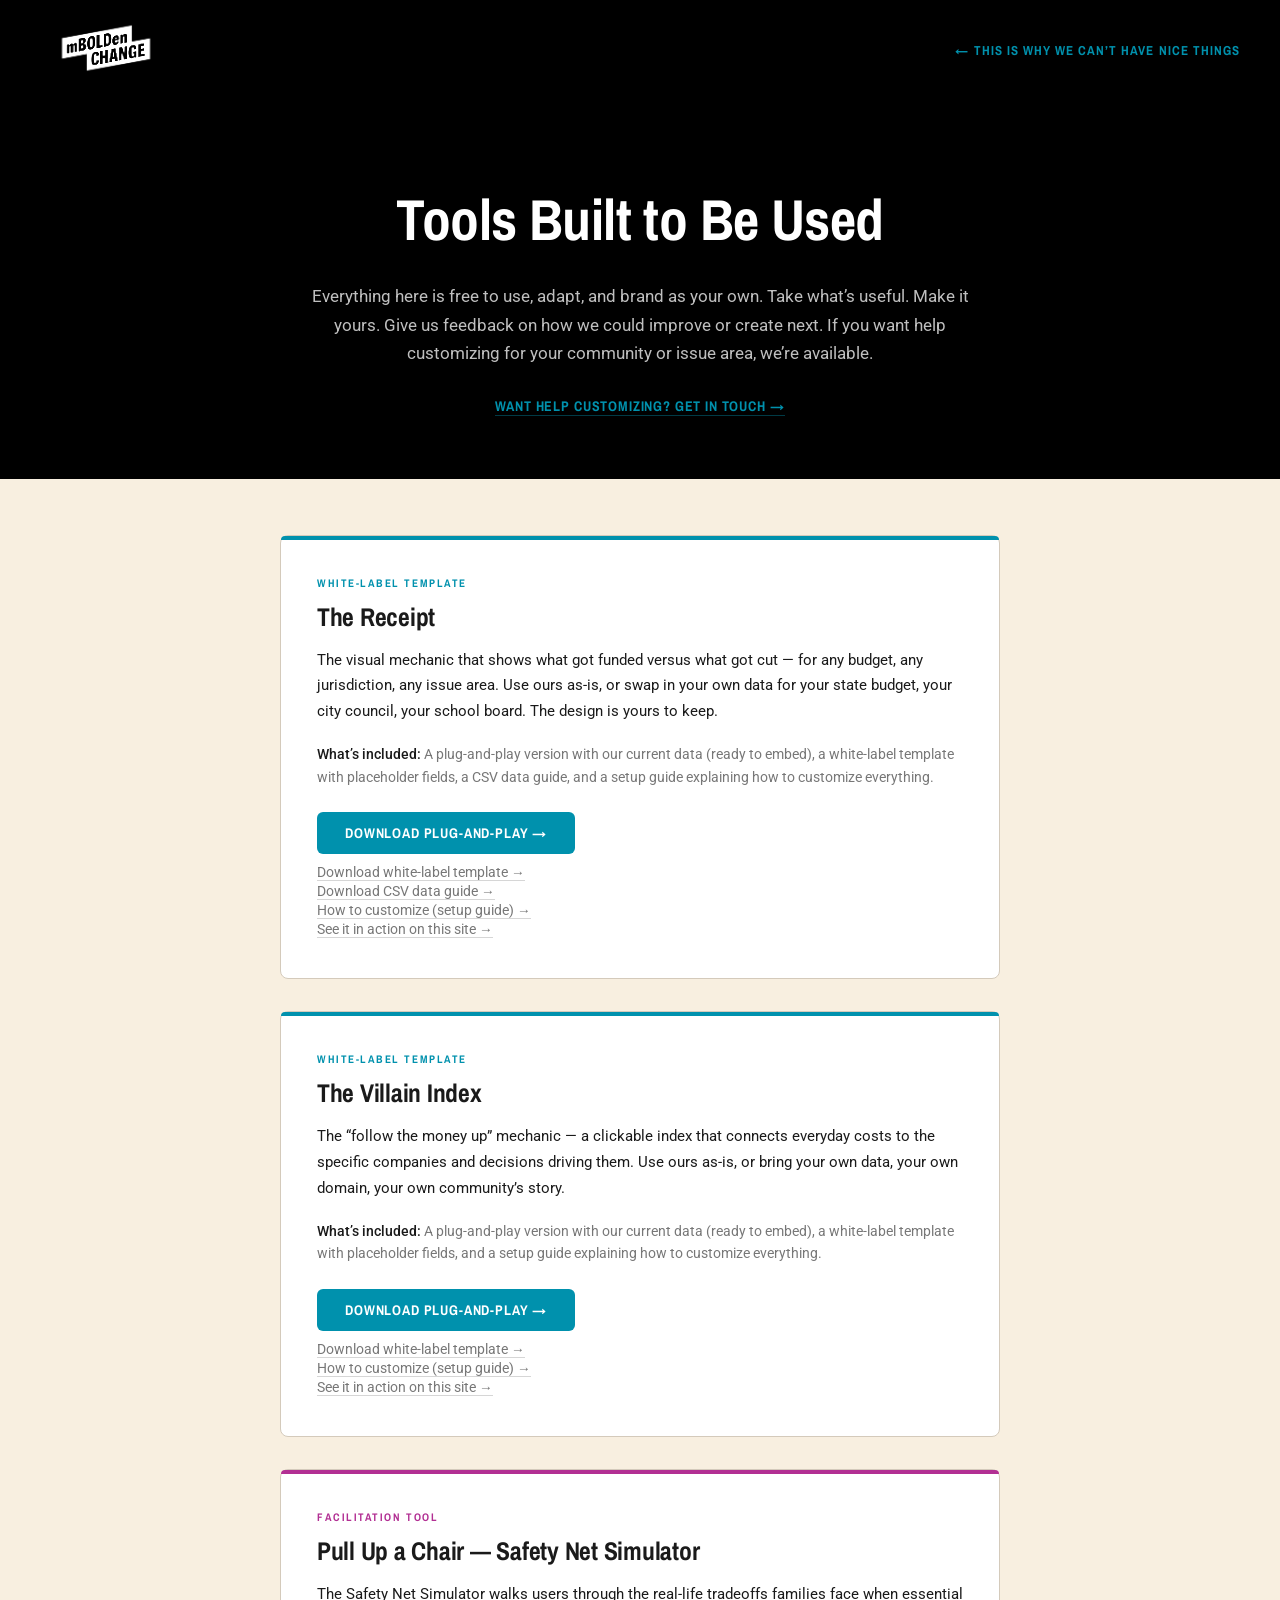
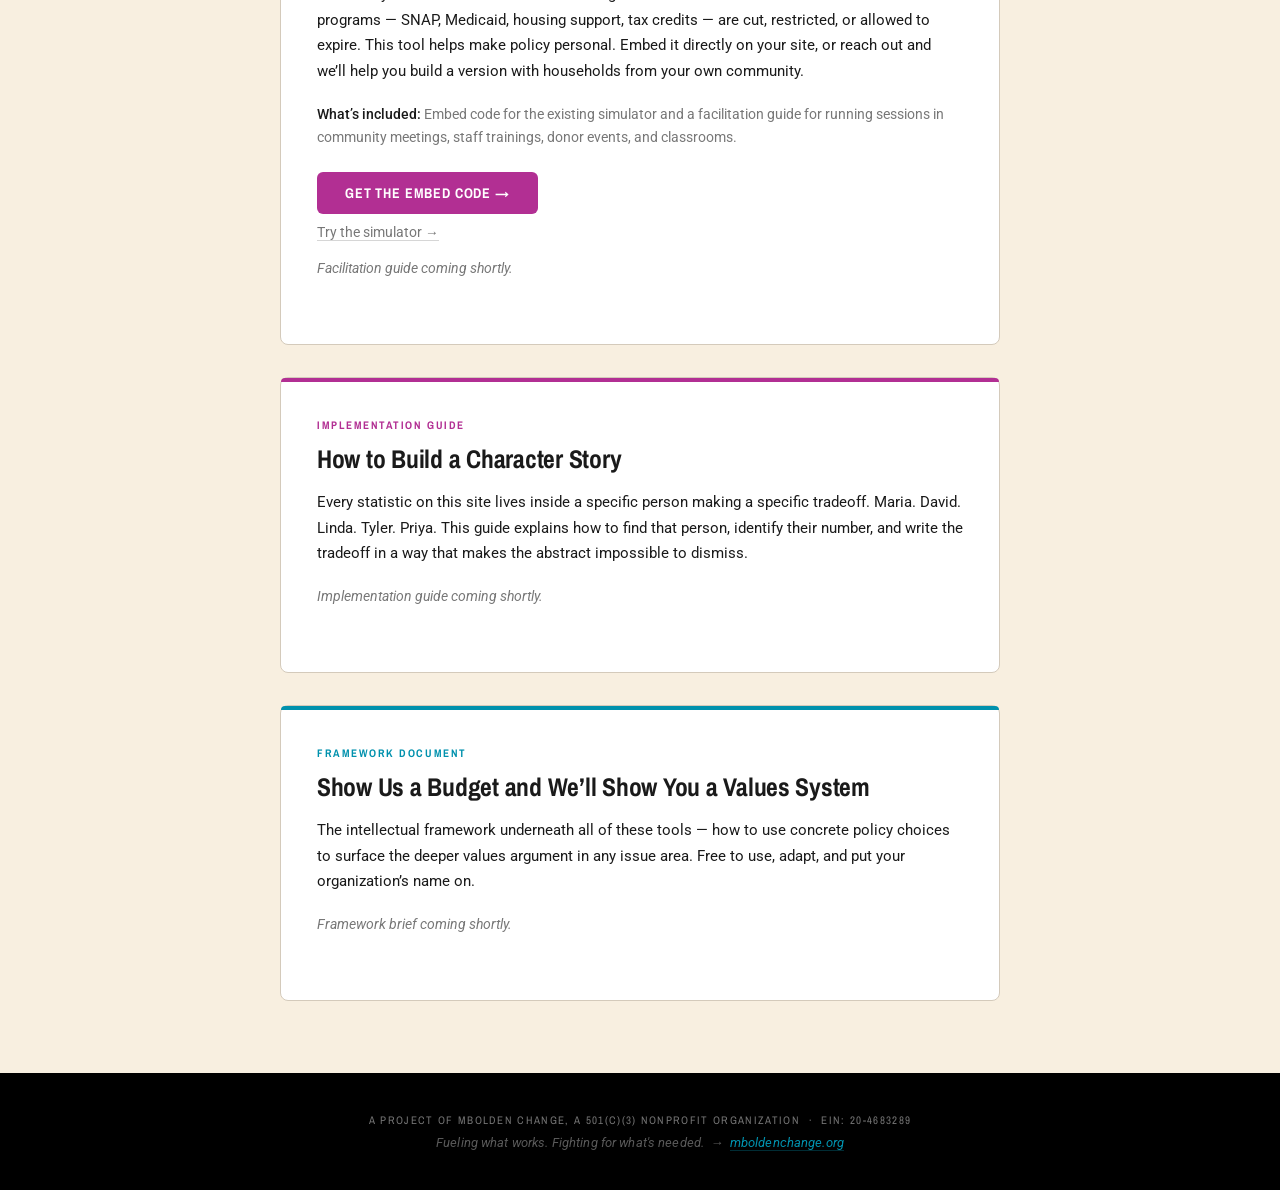
<file: resources.html>
<!DOCTYPE html>
<html lang="en">
<head>
<meta charset="UTF-8">
<meta name="viewport" content="width=device-width, initial-scale=1.0">
<title>Partner &amp; Community Resources &mdash; mBOLDen Action</title>

<!-- Favicon -->
<link rel="icon" type="image/x-icon" href="assets/favicon.ico">
<link rel="icon" type="image/png" sizes="32x32" href="assets/favicon-32.png">
<link rel="apple-touch-icon" sizes="180x180" href="assets/apple-touch-icon.png">

<!-- Open Graph -->
<meta property="og:type" content="website">
<meta property="og:url" content="https://www.mboldenaction.org/resources.html">
<meta property="og:title" content="Partner &amp; Community Resources &mdash; mBOLDen Action">
<meta property="og:description" content="Free tools, templates, and frameworks from mBOLDen Change. Take what's useful. Make it yours.">
<meta property="og:image" content="https://www.mboldenaction.org/og-share-card.png">
<meta property="og:image:width" content="1200">
<meta property="og:image:height" content="630">

<!-- Twitter Card -->
<meta name="twitter:card" content="summary_large_image">
<meta name="twitter:title" content="Partner &amp; Community Resources &mdash; mBOLDen Action">
<meta name="twitter:description" content="Free tools, templates, and frameworks from mBOLDen Change. Take what's useful. Make it yours.">
<meta name="twitter:image" content="https://www.mboldenaction.org/og-share-card.png">

<meta name="description" content="Free tools, templates, and frameworks from mBOLDen Change. White-label templates, facilitation guides, and strategy briefs you can adapt for your community.">

<link rel="preconnect" href="https://fonts.googleapis.com">
<link href="https://fonts.googleapis.com/css2?family=Archivo+Narrow:ital,wght@0,400;0,700;1,700&family=Roboto:wght@300;400;500&display=swap" rel="stylesheet">

<!-- Shared stylesheet generated by extract.py -->
<link rel="stylesheet" href="styles.css">

<!-- Page-specific styles -->
<style>
  /* ── Nav header ── */
  .site-nav {
    background: var(--black);
    padding: 0 40px;
    height: 100px;
    display: flex;
    align-items: center;
    justify-content: space-between;
    position: relative; /* NOT fixed or sticky */
  }
  .site-nav-logo img {
    height: 88px;
    filter: invert(1) brightness(2);
  }
  .site-nav-link {
    font-family: 'Archivo Narrow', sans-serif;
    font-size: 13px;
    font-weight: 700;
    letter-spacing: 0.08em;
    text-transform: uppercase;
    color: var(--teal);
    text-decoration: none;
    transition: color 0.2s ease;
  }
  .site-nav-link:hover { color: var(--yellow); }

  /* ── Page header ── */
  .resources-hero {
    background: var(--black);
    color: var(--white);
    padding: 80px 40px 64px;
    text-align: center;
  }
  .resources-hero h1 {
    font-family: 'Archivo Narrow', sans-serif;
    font-size: clamp(2.4rem, 5vw, 3.6rem);
    font-weight: 700;
    letter-spacing: -0.01em;
    margin-bottom: 24px;
    color: var(--white);
  }
  .resources-hero .subhead {
    font-family: 'Roboto', sans-serif;
    font-size: 1.05rem;
    line-height: 1.7;
    color: rgba(255,255,255,0.75);
    max-width: 680px;
    margin: 0 auto 28px;
  }
  .resources-hero .contact-link {
    font-family: 'Archivo Narrow', sans-serif;
    font-size: 14px;
    font-weight: 700;
    letter-spacing: 0.06em;
    text-transform: uppercase;
    color: var(--teal);
    text-decoration: none;
    border-bottom: 1px solid rgba(0,145,173,0.4);
    transition: border-color 0.2s ease;
  }
  .resources-hero .contact-link:hover { border-bottom-color: var(--teal); }

  /* ── Resource cards container ── */
  .resources-list {
    max-width: 800px;
    margin: 0 auto;
    padding: 56px 40px 40px;
  }

  /* ── Individual resource card ── */
  .resource-card {
    background: var(--card-bg);
    border: 1px solid var(--card-border);
    border-radius: 8px;
    padding: 40px 36px;
    margin-bottom: 32px;
    position: relative;
  }
  .resource-card::before {
    content: '';
    position: absolute;
    top: 0; left: 0; right: 0;
    height: 4px;
    border-radius: 8px 8px 0 0;
  }
  .resource-card.template::before { background: var(--teal); }
  .resource-card.tool::before { background: var(--fuchsia); }
  .resource-card.guide::before { background: var(--fuchsia); }
  .resource-card.framework::before { background: var(--teal); }

  .resource-label {
    font-family: 'Archivo Narrow', sans-serif;
    font-size: 11px;
    font-weight: 700;
    letter-spacing: 0.14em;
    text-transform: uppercase;
    margin-bottom: 10px;
  }
  .resource-label.teal { color: var(--teal); }
  .resource-label.fuchsia { color: var(--fuchsia); }

  .resource-card h2 {
    font-family: 'Archivo Narrow', sans-serif;
    font-size: 1.6rem;
    font-weight: 700;
    color: var(--text);
    margin-bottom: 14px;
    letter-spacing: -0.01em;
  }
  .resource-card .description {
    font-family: 'Roboto', sans-serif;
    font-size: 0.95rem;
    line-height: 1.7;
    color: var(--text);
    margin-bottom: 18px;
  }
  .resource-card .includes {
    font-family: 'Roboto', sans-serif;
    font-size: 0.88rem;
    line-height: 1.6;
    color: var(--muted);
    margin-bottom: 24px;
    padding-left: 0;
  }
  .resource-card .includes strong {
    color: var(--text);
    font-weight: 500;
  }

  /* ── Buttons ── */
  .resource-btn {
    display: inline-flex;
    align-items: center;
    gap: 6px;
    font-family: 'Archivo Narrow', sans-serif;
    font-size: 14px;
    font-weight: 700;
    letter-spacing: 0.06em;
    text-transform: uppercase;
    padding: 12px 28px;
    border-radius: 6px;
    text-decoration: none;
    transition: background 0.2s ease, color 0.2s ease;
    cursor: pointer;
    border: none;
  }
  .resource-btn.primary {
    background: var(--teal);
    color: var(--white);
  }
  .resource-btn.primary:hover {
    background: #007a91;
  }
  .resource-btn.fuchsia-btn {
    background: var(--fuchsia);
    color: var(--white);
  }
  .resource-btn.fuchsia-btn:hover {
    background: #961f7b;
  }

  .resource-secondary {
    display: block;
    margin-top: 14px;
    font-family: 'Roboto', sans-serif;
    font-size: 0.85rem;
    color: var(--muted);
    text-decoration: none;
    border-bottom: 1px solid rgba(119,119,119,0.3);
    display: inline;
    transition: color 0.2s ease;
  }
  .resource-secondary:hover { color: var(--teal); }

  /* ── Pre-footer closing line ── */
  .resources-closing {
    text-align: center;
    padding: 32px 40px 56px;
    font-family: 'Roboto', sans-serif;
    font-style: italic;
    font-size: 0.95rem;
    color: var(--muted);
  }

  /* ── Responsive ── */
  @media (max-width: 768px) {
    .site-nav {
      padding: 0 20px;
      height: auto;
      min-height: 48px;
      flex-wrap: wrap;
      gap: 4px;
      padding-top: 10px;
      padding-bottom: 10px;
    }
    .site-nav-link { font-size: 11px; }
    .resources-hero { padding: 56px 24px 48px; }
    .resources-hero h1 { font-size: 2rem; }
    .resources-list { padding: 40px 20px 24px; }
    .resource-card { padding: 28px 24px; }
    .resource-card h2 { font-size: 1.35rem; }
    .resource-btn { width: 100%; justify-content: center; }
  }

  @media (max-width: 480px) {
    .site-nav { padding: 8px 16px; }
    .resources-hero { padding: 40px 16px 36px; }
    .resources-list { padding: 28px 16px 16px; }
    .resource-card { padding: 24px 20px; margin-bottom: 24px; }
  }
</style>
</head>
<body>

<!-- NAV HEADER -->
<nav class="site-nav">
  <a href="https://www.mboldenchange.org" class="site-nav-logo">
    <img src="assets/logo.png" alt="mBOLDen Change">
  </a>
  <a href="index.html" class="site-nav-link">&larr; This Is Why We Can&rsquo;t Have Nice Things</a>
</nav>

<!-- PAGE HEADER -->
<section class="resources-hero">
  <h1>Tools Built to Be Used</h1>
  <p class="subhead">
    Everything here is free to use, adapt, and brand as your own. Take what&rsquo;s useful. Make it yours. Give us feedback on how we could improve or create next. If you want help customizing for your community or issue area, we&rsquo;re available.
  </p>
  <a href="mailto:action@mboldenchange.org" class="contact-link">Want help customizing? Get in touch &rarr;</a>
</section>

<!-- RESOURCE CARDS -->
<div class="resources-list">

  <!-- Card 1: The Receipt -->
  <div class="resource-card template">
    <div class="resource-label teal">White-Label Template</div>
    <h2>The Receipt</h2>
    <p class="description">
      The visual mechanic that shows what got funded versus what got cut &mdash; for any budget, any jurisdiction, any issue area. Use ours as-is, or swap in your own data for your state budget, your city council, your school board. The design is yours to keep.
    </p>
    <p class="includes">
      <strong>What&rsquo;s included:</strong> A plug-and-play version with our current data (ready to embed), a white-label template with placeholder fields, a CSV data guide, and a setup guide explaining how to customize everything.
    </p>
    <a href="downloads/the-receipt-plug-and-play.html" class="resource-btn primary" download>Download Plug-and-Play &rarr;</a>
    <div style="margin-top:8px;"><a href="downloads/the-receipt-template.html" class="resource-secondary" download>Download white-label template &rarr;</a></div>
    <div><a href="downloads/receipt-data-guide.csv" class="resource-secondary" download>Download CSV data guide &rarr;</a></div>
    <div><a href="downloads/template-setup-guide.html" class="resource-secondary" download>How to customize (setup guide) &rarr;</a></div>
    <div><a href="index.html#receipt-section" class="resource-secondary">See it in action on this site &rarr;</a></div>
  </div>

  <!-- Card 2: The Villain Index -->
  <div class="resource-card template">
    <div class="resource-label teal">White-Label Template</div>
    <h2>The Villain Index</h2>
    <p class="description">
      The &ldquo;follow the money up&rdquo; mechanic &mdash; a clickable index that connects everyday costs to the specific companies and decisions driving them. Use ours as-is, or bring your own data, your own domain, your own community&rsquo;s story.
    </p>
    <p class="includes">
      <strong>What&rsquo;s included:</strong> A plug-and-play version with our current data (ready to embed), a white-label template with placeholder fields, and a setup guide explaining how to customize everything.
    </p>
    <a href="downloads/the-villain-index-plug-and-play.html" class="resource-btn primary" download>Download Plug-and-Play &rarr;</a>
    <div style="margin-top:8px;"><a href="downloads/the-villain-index-template.html" class="resource-secondary" download>Download white-label template &rarr;</a></div>
    <div><a href="downloads/template-setup-guide.html" class="resource-secondary" download>How to customize (setup guide) &rarr;</a></div>
    <div><a href="index.html#villain-section" class="resource-secondary">See it in action on this site &rarr;</a></div>
  </div>

  <!-- Card 3: The Simulator -->
  <div class="resource-card tool">
    <div class="resource-label fuchsia">Facilitation Tool</div>
    <h2>Pull Up a Chair &mdash; Safety Net Simulator</h2>
    <p class="description">
      The Safety Net Simulator walks users through the real-life tradeoffs families face when essential programs &mdash; SNAP, Medicaid, housing support, tax credits &mdash; are cut, restricted, or allowed to expire. This tool helps make policy personal. Embed it directly on your site, or reach out and we&rsquo;ll help you build a version with households from your own community.
    </p>
    <p class="includes">
      <strong>What&rsquo;s included:</strong> Embed code for the existing simulator and a facilitation guide for running sessions in community meetings, staff trainings, donor events, and classrooms.
    </p>
    <a href="downloads/simulator-embed-code.html" class="resource-btn fuchsia-btn" download>Get the Embed Code &rarr;</a>
    <div style="margin-top:8px;"><a href="https://www.mboldenchange.org/simulator" class="resource-secondary" target="_blank" rel="noopener">Try the simulator &rarr;</a></div>
    <p class="includes" style="margin-top:16px; font-style:italic; color:var(--muted);">Facilitation guide coming shortly.</p>
  </div>

  <!-- Card 4: Character Story Methodology -->
  <div class="resource-card guide">
    <div class="resource-label fuchsia">Implementation Guide</div>
    <h2>How to Build a Character Story</h2>
    <p class="description">
      Every statistic on this site lives inside a specific person making a specific tradeoff. Maria. David. Linda. Tyler. Priya. This guide explains how to find that person, identify their number, and write the tradeoff in a way that makes the abstract impossible to dismiss.
    </p>
    <p class="includes" style="font-style:italic; color:var(--muted);">Implementation guide coming shortly.</p>
  </div>

  <!-- Card 5: Budget as Values Framework -->
  <div class="resource-card framework">
    <div class="resource-label teal">Framework Document</div>
    <h2>Show Us a Budget and We&rsquo;ll Show You a Values System</h2>
    <p class="description">
      The intellectual framework underneath all of these tools &mdash; how to use concrete policy choices to surface the deeper values argument in any issue area. Free to use, adapt, and put your organization&rsquo;s name on.
    </p>
    <p class="includes" style="font-style:italic; color:var(--muted);">Framework brief coming shortly.</p>
  </div>

</div>

<!-- FOOTER (identical to index.html) -->
<footer>
  <div class="footer-org">A project of <a href="https://www.mboldenchange.org" target="_blank" rel="noopener">mBOLDen Change</a>, a 501(c)(3) nonprofit organization &nbsp;·&nbsp; EIN: 20-4683289</div>
  <div class="footer-mission">Fueling what works. Fighting for what's needed. &nbsp;→&nbsp; <a href="https://www.mboldenchange.org" target="_blank" rel="noopener">mboldenchange.org</a></div>
</footer>

</body>
</html>
</file>
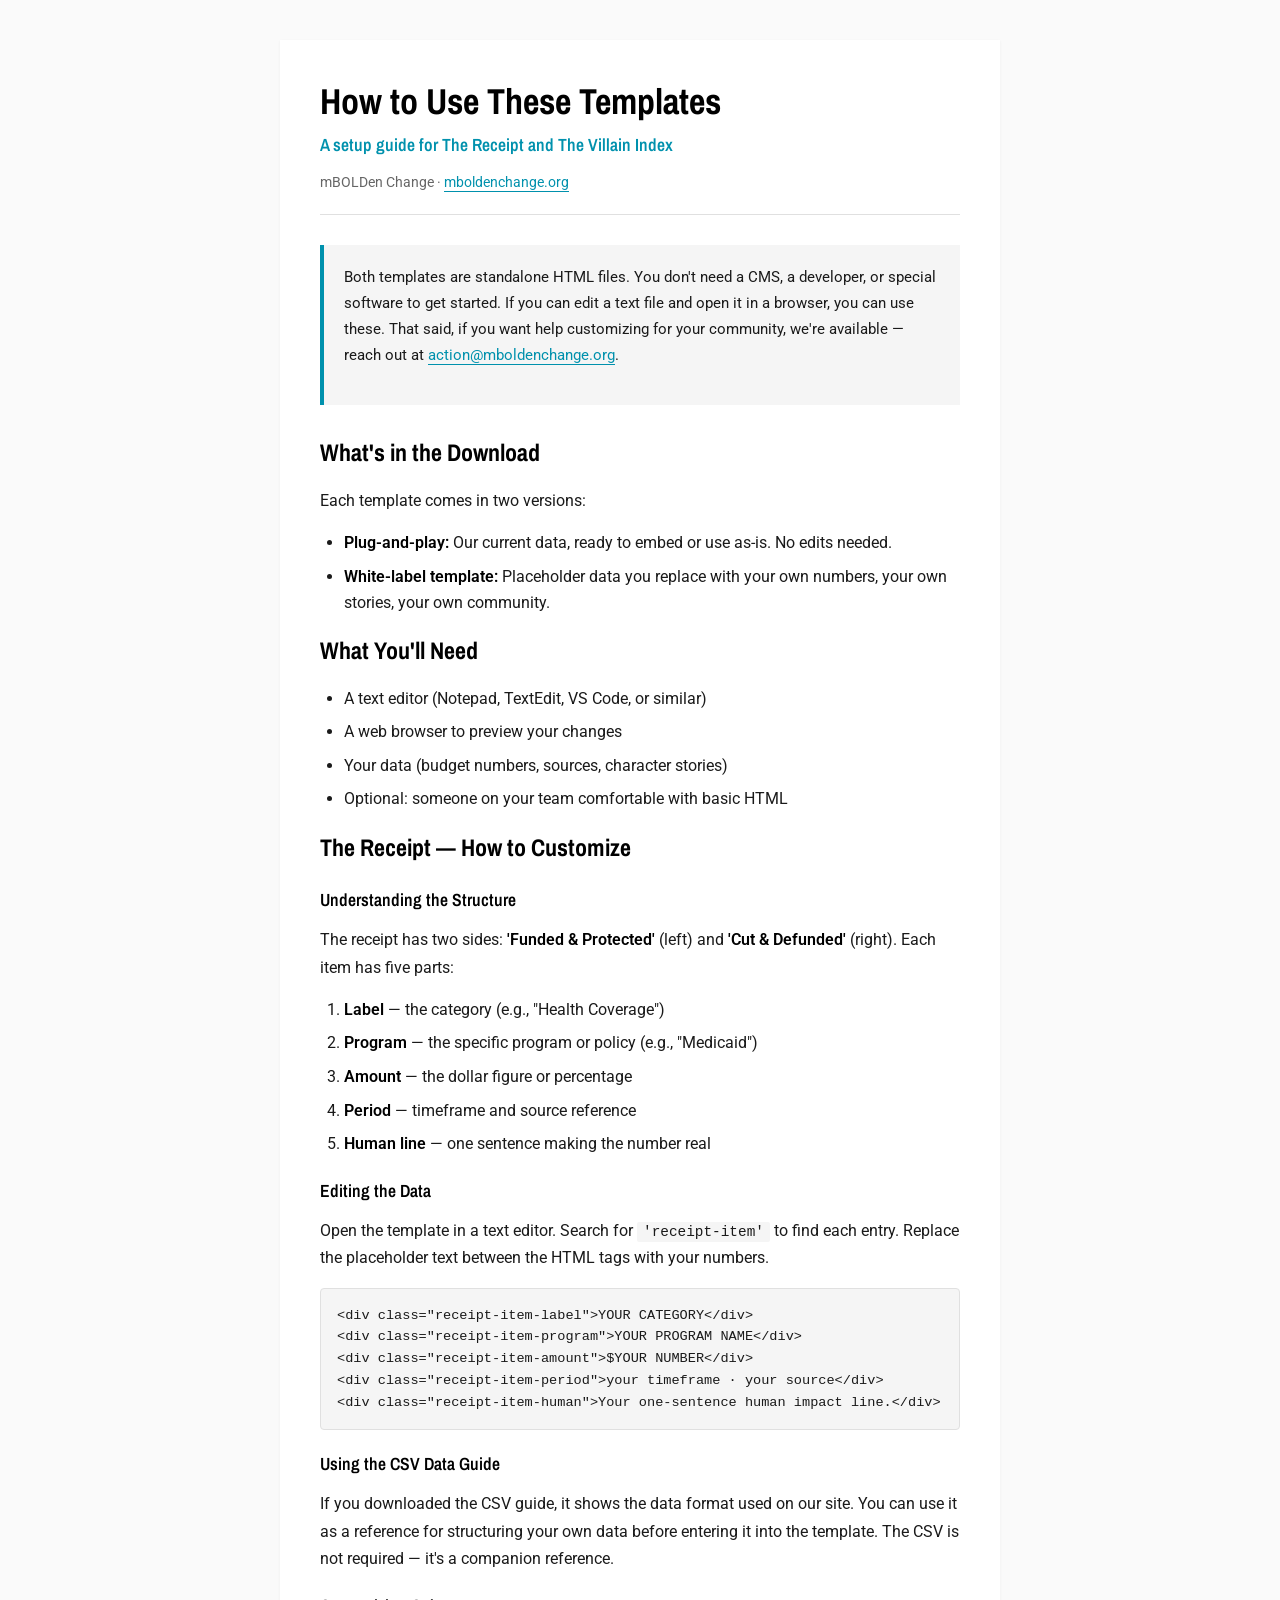
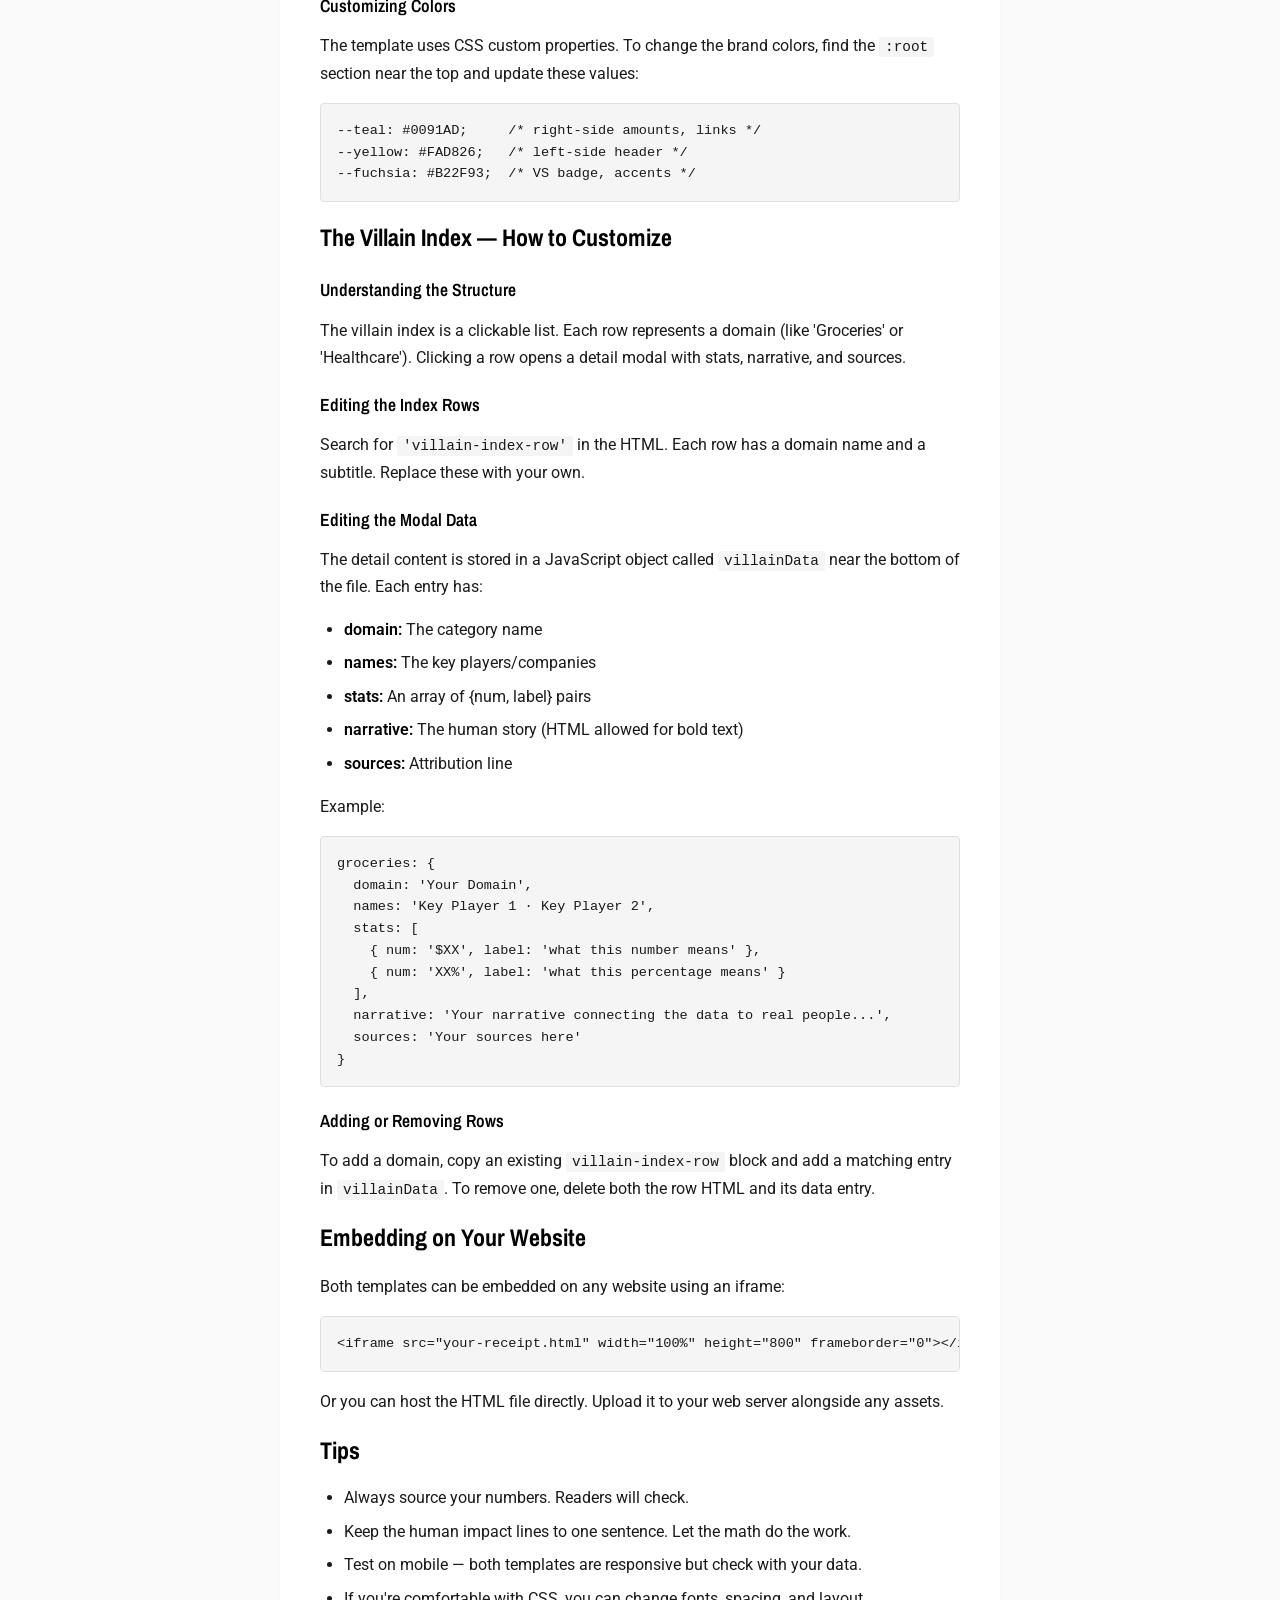
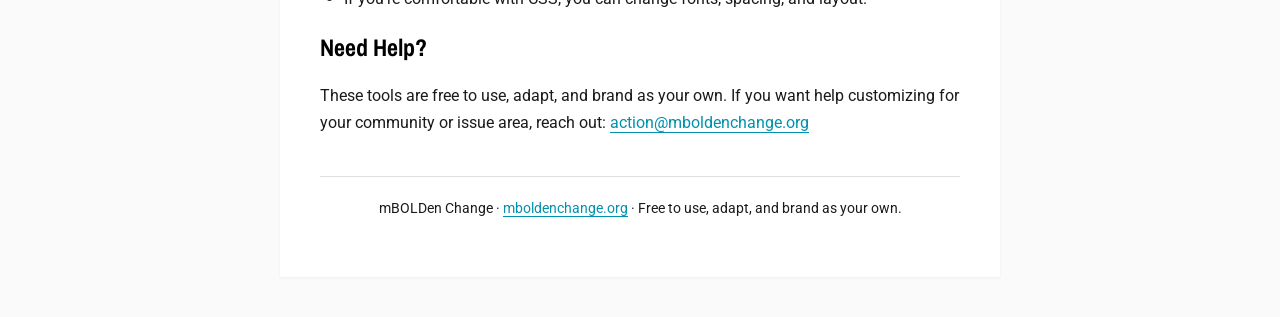
<file: downloads/template-setup-guide.html>
<!DOCTYPE html>
<html lang="en">
<head>
    <meta charset="UTF-8">
    <meta name="viewport" content="width=device-width, initial-scale=1.0">
    <title>How to Use These Templates | mBOLDen Change</title>
    <link href="https://fonts.googleapis.com/css2?family=Archivo+Narrow:wght@400;600;700&family=Roboto:wght@400;500;700&display=swap" rel="stylesheet">
    <style>
        :root {
            --teal: #0091AD;
            --fuchsia: #B22F93;
            --yellow: #FAD826;
            --black: #000;
            --bg: #fafafa;
            --text-dark: #1a1a1a;
            --text-light: #666;
            --border: #e0e0e0;
        }

        * {
            margin: 0;
            padding: 0;
            box-sizing: border-box;
        }

        html, body {
            font-family: 'Roboto', sans-serif;
            color: var(--text-dark);
            background-color: var(--bg);
            line-height: 1.6;
        }

        body {
            padding: 40px 20px;
        }

        .container {
            max-width: 720px;
            margin: 0 auto;
            background-color: white;
            padding: 40px;
            box-shadow: 0 1px 3px rgba(0, 0, 0, 0.05);
        }

        /* Typography */
        h1 {
            font-family: 'Archivo Narrow', sans-serif;
            font-size: 2.25rem;
            font-weight: 700;
            margin-bottom: 8px;
            color: var(--black);
            line-height: 1.2;
        }

        .subtitle {
            font-family: 'Archivo Narrow', sans-serif;
            font-size: 1.1rem;
            font-weight: 600;
            color: var(--teal);
            margin-bottom: 12px;
        }

        .meta {
            font-size: 0.9rem;
            color: var(--text-light);
            margin-bottom: 30px;
            padding-bottom: 20px;
            border-bottom: 1px solid var(--border);
        }

        h2 {
            font-family: 'Archivo Narrow', sans-serif;
            font-size: 1.5rem;
            font-weight: 700;
            color: var(--black);
            margin-top: 32px;
            margin-bottom: 16px;
            padding-top: 20px;
        }

        h2:first-of-type {
            margin-top: 0;
            padding-top: 0;
        }

        h3 {
            font-family: 'Archivo Narrow', sans-serif;
            font-size: 1.1rem;
            font-weight: 600;
            color: var(--black);
            margin-top: 20px;
            margin-bottom: 12px;
        }

        p {
            margin-bottom: 16px;
            color: var(--text-dark);
            line-height: 1.7;
        }

        ul {
            margin-left: 24px;
            margin-bottom: 16px;
        }

        li {
            margin-bottom: 8px;
            color: var(--text-dark);
            line-height: 1.6;
        }

        /* Intro section */
        .intro {
            background-color: #f5f5f5;
            padding: 20px;
            border-left: 4px solid var(--teal);
            margin-bottom: 28px;
            font-size: 0.95rem;
            line-height: 1.7;
        }

        /* Code blocks */
        pre {
            background-color: #f5f5f5;
            border: 1px solid var(--border);
            padding: 16px;
            border-radius: 4px;
            overflow-x: auto;
            margin: 16px 0;
            font-family: 'Courier New', monospace;
            font-size: 0.85rem;
            line-height: 1.6;
        }

        code {
            font-family: 'Courier New', monospace;
            font-size: 0.9rem;
            background-color: #f5f5f5;
            padding: 2px 6px;
            border-radius: 2px;
        }

        pre code {
            background-color: transparent;
            padding: 0;
        }

        /* Accents */
        strong {
            font-weight: 600;
            color: var(--black);
        }

        .accent-teal {
            color: var(--teal);
        }

        .accent-fuchsia {
            color: var(--fuchsia);
        }

        /* Section spacing */
        section {
            margin-bottom: 8px;
        }

        /* Footer */
        footer {
            margin-top: 40px;
            padding-top: 20px;
            border-top: 1px solid var(--border);
            font-size: 0.85rem;
            color: var(--text-light);
            text-align: center;
        }

        footer a {
            color: var(--teal);
            text-decoration: none;
        }

        footer a:hover {
            text-decoration: underline;
        }

        /* Print styles */
        @media print {
            body {
                padding: 0;
                background-color: white;
            }

            .container {
                max-width: 100%;
                box-shadow: none;
                padding: 0;
            }

            h1 {
                page-break-after: avoid;
            }

            h2 {
                page-break-after: avoid;
                page-break-before: avoid;
            }

            h3 {
                page-break-after: avoid;
            }

            pre {
                page-break-inside: avoid;
            }

            ul, li {
                page-break-inside: avoid;
            }
        }

        /* Links */
        a {
            color: var(--teal);
            text-decoration: none;
            border-bottom: 1px solid var(--teal);
        }

        a:hover {
            color: var(--fuchsia);
            border-bottom-color: var(--fuchsia);
        }
    </style>
</head>
<body>
    <div class="container">
        <h1>How to Use These Templates</h1>
        <div class="subtitle">A setup guide for The Receipt and The Villain Index</div>
        <div class="meta">mBOLDen Change · <a href="https://mboldenchange.org">mboldenchange.org</a></div>

        <section class="intro">
            <p>Both templates are standalone HTML files. You don't need a CMS, a developer, or special software to get started. If you can edit a text file and open it in a browser, you can use these. That said, if you want help customizing for your community, we're available — reach out at <a href="mailto:action@mboldenchange.org">action@mboldenchange.org</a>.</p>
        </section>

        <!-- What's in the Download -->
        <section>
            <h2>What's in the Download</h2>
            <p>Each template comes in two versions:</p>
            <ul>
                <li><strong>Plug-and-play:</strong> Our current data, ready to embed or use as-is. No edits needed.</li>
                <li><strong>White-label template:</strong> Placeholder data you replace with your own numbers, your own stories, your own community.</li>
            </ul>
        </section>

        <!-- What You'll Need -->
        <section>
            <h2>What You'll Need</h2>
            <ul>
                <li>A text editor (Notepad, TextEdit, VS Code, or similar)</li>
                <li>A web browser to preview your changes</li>
                <li>Your data (budget numbers, sources, character stories)</li>
                <li>Optional: someone on your team comfortable with basic HTML</li>
            </ul>
        </section>

        <!-- The Receipt -->
        <section>
            <h2>The Receipt — How to Customize</h2>

            <h3>Understanding the Structure</h3>
            <p>The receipt has two sides: <strong>'Funded & Protected'</strong> (left) and <strong>'Cut & Defunded'</strong> (right). Each item has five parts:</p>
            <ol style="margin-left: 24px; margin-bottom: 16px;">
                <li><strong>Label</strong> — the category (e.g., "Health Coverage")</li>
                <li><strong>Program</strong> — the specific program or policy (e.g., "Medicaid")</li>
                <li><strong>Amount</strong> — the dollar figure or percentage</li>
                <li><strong>Period</strong> — timeframe and source reference</li>
                <li><strong>Human line</strong> — one sentence making the number real</li>
            </ol>

            <h3>Editing the Data</h3>
            <p>Open the template in a text editor. Search for <code>'receipt-item'</code> to find each entry. Replace the placeholder text between the HTML tags with your numbers.</p>
            <pre>&lt;div class="receipt-item-label"&gt;YOUR CATEGORY&lt;/div&gt;
&lt;div class="receipt-item-program"&gt;YOUR PROGRAM NAME&lt;/div&gt;
&lt;div class="receipt-item-amount"&gt;$YOUR NUMBER&lt;/div&gt;
&lt;div class="receipt-item-period"&gt;your timeframe · your source&lt;/div&gt;
&lt;div class="receipt-item-human"&gt;Your one-sentence human impact line.&lt;/div&gt;</pre>

            <h3>Using the CSV Data Guide</h3>
            <p>If you downloaded the CSV guide, it shows the data format used on our site. You can use it as a reference for structuring your own data before entering it into the template. The CSV is not required — it's a companion reference.</p>

            <h3>Customizing Colors</h3>
            <p>The template uses CSS custom properties. To change the brand colors, find the <code>:root</code> section near the top and update these values:</p>
            <pre>--teal: #0091AD;     /* right-side amounts, links */
--yellow: #FAD826;   /* left-side header */
--fuchsia: #B22F93;  /* VS badge, accents */</pre>
        </section>

        <!-- The Villain Index -->
        <section>
            <h2>The Villain Index — How to Customize</h2>

            <h3>Understanding the Structure</h3>
            <p>The villain index is a clickable list. Each row represents a domain (like 'Groceries' or 'Healthcare'). Clicking a row opens a detail modal with stats, narrative, and sources.</p>

            <h3>Editing the Index Rows</h3>
            <p>Search for <code>'villain-index-row'</code> in the HTML. Each row has a domain name and a subtitle. Replace these with your own.</p>

            <h3>Editing the Modal Data</h3>
            <p>The detail content is stored in a JavaScript object called <code>villainData</code> near the bottom of the file. Each entry has:</p>
            <ul>
                <li><strong>domain:</strong> The category name</li>
                <li><strong>names:</strong> The key players/companies</li>
                <li><strong>stats:</strong> An array of {num, label} pairs</li>
                <li><strong>narrative:</strong> The human story (HTML allowed for bold text)</li>
                <li><strong>sources:</strong> Attribution line</li>
            </ul>
            <p>Example:</p>
            <pre>groceries: {
  domain: 'Your Domain',
  names: 'Key Player 1 · Key Player 2',
  stats: [
    { num: '$XX', label: 'what this number means' },
    { num: 'XX%', label: 'what this percentage means' }
  ],
  narrative: 'Your narrative connecting the data to real people...',
  sources: 'Your sources here'
}</pre>

            <h3>Adding or Removing Rows</h3>
            <p>To add a domain, copy an existing <code>villain-index-row</code> block and add a matching entry in <code>villainData</code>. To remove one, delete both the row HTML and its data entry.</p>
        </section>

        <!-- Embedding -->
        <section>
            <h2>Embedding on Your Website</h2>
            <p>Both templates can be embedded on any website using an iframe:</p>
            <pre>&lt;iframe src="your-receipt.html" width="100%" height="800" frameborder="0"&gt;&lt;/iframe&gt;</pre>
            <p>Or you can host the HTML file directly. Upload it to your web server alongside any assets.</p>
        </section>

        <!-- Tips -->
        <section>
            <h2>Tips</h2>
            <ul>
                <li>Always source your numbers. Readers will check.</li>
                <li>Keep the human impact lines to one sentence. Let the math do the work.</li>
                <li>Test on mobile — both templates are responsive but check with your data.</li>
                <li>If you're comfortable with CSS, you can change fonts, spacing, and layout.</li>
            </ul>
        </section>

        <!-- Need Help -->
        <section>
            <h2>Need Help?</h2>
            <p>These tools are free to use, adapt, and brand as your own. If you want help customizing for your community or issue area, reach out: <a href="mailto:action@mboldenchange.org">action@mboldenchange.org</a></p>
        </section>

        <footer>
            <p>mBOLDen Change · <a href="https://mboldenchange.org">mboldenchange.org</a> · Free to use, adapt, and brand as your own.</p>
        </footer>
    </div>
</body>
</html>
</file>
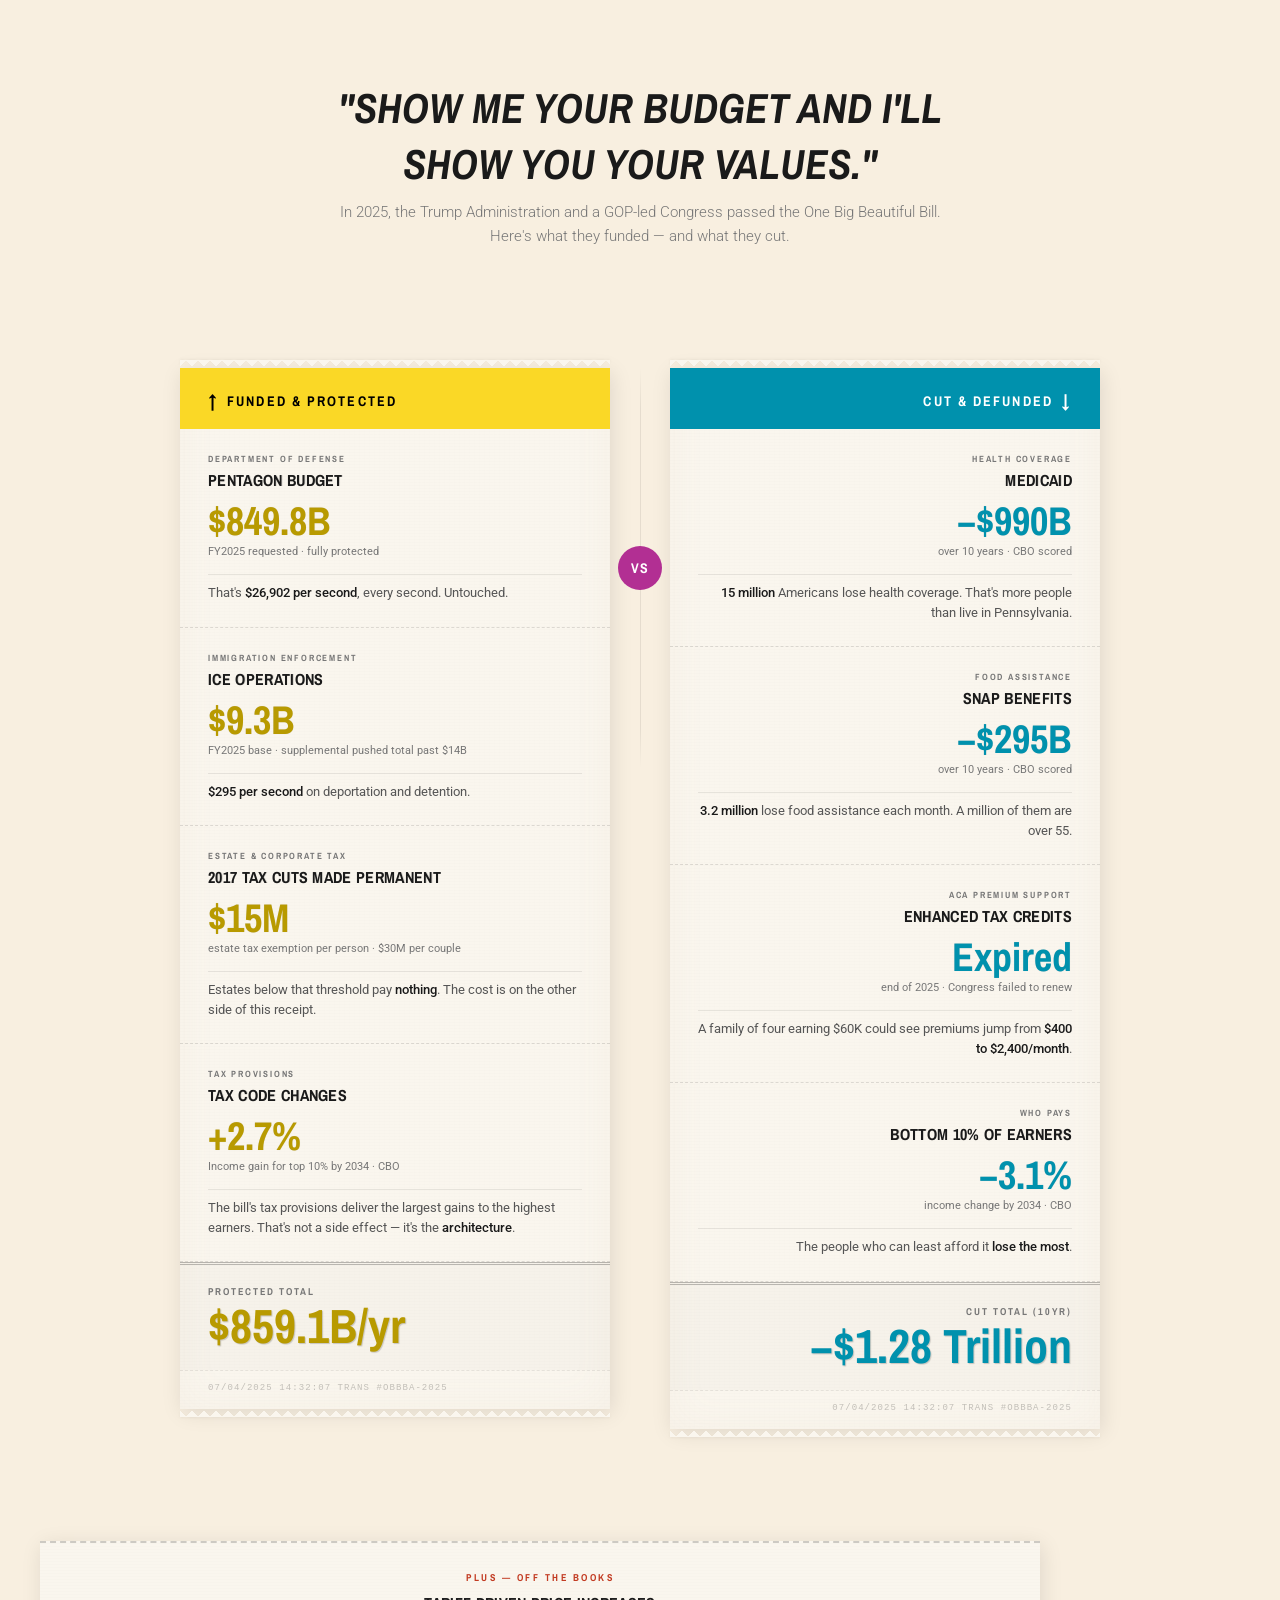
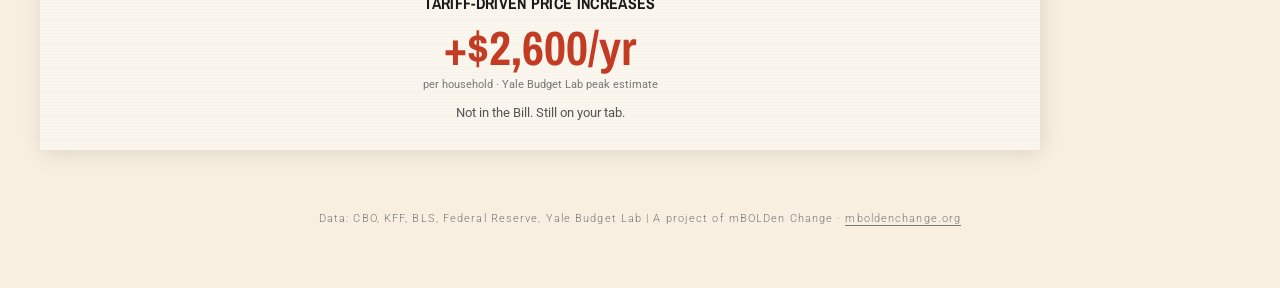
<file: downloads/the-receipt-plug-and-play.html>
<!DOCTYPE html>
<html lang="en">
<head>
<meta charset="UTF-8">
<meta name="viewport" content="width=device-width, initial-scale=1.0">
<title>The Receipt — mBOLDen Change One Big Beautiful Bill</title>

<!--
  ════════════════════════════════════════════════════════════════════════════════════
  THE RECEIPT — mBOLDen Change Plug & Play Edition

  WHAT THIS IS:
  A fully self-contained, ready-to-embed receipt showing the One Big Beautiful Bill's
  funding priorities (left side) versus cuts (right side). All CSS is inline, all fonts
  are from Google Fonts, no external dependencies.

  CUSTOMIZATION:
  This version is pre-loaded with the actual mBOLDen Change campaign data from July 2025.
  For assistance or modifications, contact: action@mboldenchange.org

  LICENSE:
  Created by mBOLDen Change · mboldenchange.org
  Feel free to adapt, share, and embed.
  ════════════════════════════════════════════════════════════════════════════════════
-->

<link rel="preconnect" href="https://fonts.googleapis.com">
<link href="https://fonts.googleapis.com/css2?family=Archivo+Narrow:ital,wght@0,400;0,700;1,700&family=Roboto:wght@300;400;500&display=swap" rel="stylesheet">

<style>
  /* ═══════════════════════════════════════════════════════════════ */
  /* CSS VARIABLES & RESET                                           */
  /* ═══════════════════════════════════════════════════════════════ */
  :root {
    --black: #000000;
    --white: #ffffff;
    --bg: #F8EFE0;
    --teal: #0091AD;
    --fuchsia: #B22F93;
    --yellow: #FAD826;
    --text: #1a1a1a;
    --muted: #777777;
    --border: rgba(0,0,0,0.08);
    --red: #C23B22;
  }

  * {
    margin: 0;
    padding: 0;
    box-sizing: border-box;
  }

  body {
    background: var(--bg);
    color: var(--text);
    font-family: 'Roboto', sans-serif;
    min-height: 100vh;
  }

  /* ═══════════════════════════════════════════════════════════════ */
  /* RECEIPT INTRO / HEADER                                          */
  /* ═══════════════════════════════════════════════════════════════ */
  .receipt-intro {
    text-align: center;
    max-width: 700px;
    margin: 0 auto 60px;
    padding: 80px 40px 0;
  }

  .receipt-intro h2 {
    font-family: 'Archivo Narrow', sans-serif;
    font-size: clamp(28px, 4vw, 42px);
    font-weight: 700;
    text-transform: uppercase;
    color: var(--text);
    margin-bottom: 8px;
  }

  .receipt-intro p {
    font-size: 15px;
    color: var(--muted);
    font-weight: 300;
    line-height: 1.6;
  }

  /* ═══════════════════════════════════════════════════════════════ */
  /* RECEIPT CONTAINER & GRID LAYOUT                                 */
  /* ═══════════════════════════════════════════════════════════════ */
  .receipt-container {
    max-width: 1000px;
    margin: 0 auto;
    display: grid;
    grid-template-columns: 1fr 60px 1fr;
    gap: 0;
    align-items: start;
    padding: 60px 40px 80px;
  }

  /* ═══════════════════════════════════════════════════════════════ */
  /* RECEIPT CARD STYLING (THERMAL PAPER EFFECT)                     */
  /* ═══════════════════════════════════════════════════════════════ */
  .receipt {
    background: #faf6ee;
    position: relative;
    overflow: visible;
    /* thermal paper noise grain */
    background-image:
      repeating-linear-gradient(
        0deg,
        transparent,
        transparent 2px,
        rgba(0,0,0,0.008) 2px,
        rgba(0,0,0,0.008) 3px
      ),
      repeating-linear-gradient(
        90deg,
        transparent,
        transparent 4px,
        rgba(0,0,0,0.005) 4px,
        rgba(0,0,0,0.005) 5px
      );
    background-color: #faf6ee;
    /* warm edge vignette */
    box-shadow:
      2px 4px 20px rgba(0,0,0,0.10),
      inset 0 0 40px rgba(180,160,120,0.06);
  }

  /* torn / jagged top edge */
  .receipt::before {
    content: '';
    position: absolute;
    top: -8px;
    left: 0;
    right: 0;
    height: 8px;
    background:
      linear-gradient(135deg, #faf6ee 33.33%, transparent 33.33%) 0 0 / 12px 8px,
      linear-gradient(225deg, #faf6ee 33.33%, transparent 33.33%) 12px 0 / 12px 8px;
    background-repeat: repeat-x;
    filter: drop-shadow(0 -1px 1px rgba(0,0,0,0.04));
  }

  /* torn / jagged bottom edge */
  .receipt::after {
    content: '';
    position: absolute;
    bottom: -8px;
    left: 0;
    right: 0;
    height: 8px;
    background:
      linear-gradient(315deg, #faf6ee 33.33%, transparent 33.33%) 0 0 / 12px 8px,
      linear-gradient(45deg, #faf6ee 33.33%, transparent 33.33%) 12px 0 / 12px 8px;
    background-repeat: repeat-x;
    filter: drop-shadow(0 1px 1px rgba(0,0,0,0.04));
  }

  /* ═══════════════════════════════════════════════════════════════ */
  /* RECEIPT HEADER (COLORED BANNERS)                                */
  /* ═══════════════════════════════════════════════════════════════ */
  .receipt-header {
    padding: 20px 28px 16px;
    font-family: 'Archivo Narrow', sans-serif;
    font-size: 14px;
    letter-spacing: 0.15em;
    text-transform: uppercase;
    font-weight: 700;
    display: flex;
    align-items: center;
    gap: 8px;
  }

  .receipt-left .receipt-header {
    background: var(--yellow);
    color: var(--black);
  }

  .receipt-right .receipt-header {
    background: var(--teal);
    color: var(--white);
    justify-content: flex-end;
  }

  .receipt-header .arrow-icon {
    font-size: 18px;
  }

  /* ═══════════════════════════════════════════════════════════════ */
  /* RECEIPT ITEMS                                                    */
  /* ═══════════════════════════════════════════════════════════════ */
  .receipt-item {
    padding: 24px 28px;
    border-bottom: 1px dashed rgba(0,0,0,0.12);
    display: flex;
    flex-direction: column;
    justify-content: center;
    opacity: 1;
    transform: none;
  }

  .receipt-item:last-child {
    border-bottom: none;
  }

  .receipt-item-label {
    font-family: 'Archivo Narrow', sans-serif;
    font-size: 9px;
    letter-spacing: 0.2em;
    text-transform: uppercase;
    color: var(--muted);
    margin-bottom: 4px;
    font-weight: 700;
  }

  .receipt-item-program {
    font-family: 'Archivo Narrow', sans-serif;
    font-size: 16px;
    font-weight: 700;
    text-transform: uppercase;
    letter-spacing: 0.02em;
    margin-bottom: 10px;
    color: var(--text);
    text-shadow: 0.3px 0.3px 0.6px rgba(0,0,0,0.12);
  }

  .receipt-item-amount {
    font-family: 'Archivo Narrow', sans-serif;
    font-size: clamp(28px, 3.5vw, 40px);
    font-weight: 700;
    line-height: 1;
    margin-bottom: 4px;
    text-shadow: 0.4px 0.4px 0.8px rgba(0,0,0,0.15);
  }

  .receipt-left .receipt-item-amount {
    color: #b89a00;
  }

  .receipt-right .receipt-item-amount {
    color: var(--teal);
  }

  .receipt-item-period {
    font-size: 11px;
    color: var(--muted);
    font-family: 'Roboto', monospace;
    margin-bottom: 8px;
  }

  .receipt-item-human {
    font-size: 13px;
    color: #555;
    font-weight: 400;
    line-height: 1.5;
    padding-top: 8px;
    border-top: 1px solid var(--border);
    margin-top: 8px;
  }

  .receipt-item-human strong {
    color: var(--text);
    font-weight: 500;
  }

  .receipt-right .receipt-item {
    text-align: right;
  }

  /* ═══════════════════════════════════════════════════════════════ */
  /* CENTER DIVIDER (VS CIRCLE)                                      */
  /* ═══════════════════════════════════════════════════════════════ */
  .receipt-divider {
    display: flex;
    flex-direction: column;
    align-items: center;
    justify-content: center;
    position: relative;
    min-height: 400px;
  }

  .receipt-divider::before {
    content: '';
    position: absolute;
    top: 0;
    bottom: 0;
    left: 50%;
    width: 1px;
    background: linear-gradient(to bottom, transparent, var(--border) 10%, var(--border) 90%, transparent);
  }

  .receipt-vs {
    position: relative;
    z-index: 2;
    width: 44px;
    height: 44px;
    border-radius: 50%;
    background: var(--fuchsia);
    color: var(--white);
    font-family: 'Archivo Narrow', sans-serif;
    font-weight: 700;
    font-size: 14px;
    display: flex;
    align-items: center;
    justify-content: center;
    letter-spacing: 0.1em;
  }

  /* ═══════════════════════════════════════════════════════════════ */
  /* RECEIPT TOTALS                                                   */
  /* ═══════════════════════════════════════════════════════════════ */
  .receipt-total {
    padding: 20px 28px;
    border-top: 3px double rgba(0,0,0,0.25);
    background: rgba(0,0,0,0.015);
  }

  .receipt-total-label {
    font-family: 'Archivo Narrow', sans-serif;
    font-size: 10px;
    letter-spacing: 0.2em;
    text-transform: uppercase;
    color: var(--muted);
    font-weight: 700;
    margin-bottom: 4px;
  }

  .receipt-total-amount {
    font-family: 'Archivo Narrow', sans-serif;
    font-size: clamp(32px, 4vw, 48px);
    font-weight: 700;
    line-height: 1;
    text-shadow: 0.5px 0.5px 1px rgba(0,0,0,0.18);
  }

  .receipt-left .receipt-total-amount {
    color: #b89a00;
  }

  .receipt-right .receipt-total-amount {
    color: var(--teal);
  }

  .receipt-right .receipt-total {
    text-align: right;
  }

  /* ═══════════════════════════════════════════════════════════════ */
  /* RECEIPT FOOTER (THERMAL PRINTER STYLE)                          */
  /* ═══════════════════════════════════════════════════════════════ */
  .receipt-footer {
    padding: 12px 28px 16px;
    font-family: 'Courier New', 'Courier', monospace;
    font-size: 9px;
    color: rgba(0,0,0,0.22);
    letter-spacing: 0.12em;
    text-align: left;
    border-top: 1px dashed rgba(0,0,0,0.08);
  }

  .receipt-right .receipt-footer {
    text-align: right;
  }

  /* ═══════════════════════════════════════════════════════════════ */
  /* TARIFF ADDENDUM (FULL WIDTH)                                    */
  /* ═══════════════════════════════════════════════════════════════ */
  .tariff-addendum {
    max-width: 1000px;
    margin: 32px auto 0;
    background: #faf6ee;
    border-top: 2px dashed rgba(0,0,0,0.18);
    padding: 28px 32px;
    position: relative;
    text-align: center;
    /* thermal paper noise */
    background-image:
      repeating-linear-gradient(
        0deg,
        transparent,
        transparent 2px,
        rgba(0,0,0,0.008) 2px,
        rgba(0,0,0,0.008) 3px
      );
    box-shadow: 2px 4px 20px rgba(0,0,0,0.10);
    margin-left: 40px;
    margin-right: 40px;
  }

  .tariff-label {
    font-family: 'Archivo Narrow', sans-serif;
    font-size: 10px;
    letter-spacing: 0.25em;
    text-transform: uppercase;
    font-weight: 700;
    color: var(--red);
    margin-bottom: 8px;
  }

  .tariff-title {
    font-family: 'Archivo Narrow', sans-serif;
    font-size: 16px;
    font-weight: 700;
    text-transform: uppercase;
    letter-spacing: 0.02em;
    color: var(--text);
    margin-bottom: 10px;
  }

  .tariff-amount {
    font-family: 'Archivo Narrow', sans-serif;
    font-size: clamp(32px, 4vw, 48px);
    font-weight: 700;
    color: var(--red);
    line-height: 1;
    margin-bottom: 6px;
  }

  .tariff-detail {
    font-size: 11px;
    color: var(--muted);
    margin-bottom: 12px;
  }

  .tariff-note {
    font-size: 13px;
    color: #555;
    font-weight: 400;
    line-height: 1.5;
    max-width: 640px;
    margin: 0 auto;
  }

  /* ═══════════════════════════════════════════════════════════════ */
  /* RESPONSIVE DESIGN                                               */
  /* ═══════════════════════════════════════════════════════════════ */
  @media (max-width: 768px) {
    .receipt-container {
      grid-template-columns: 1fr;
      gap: 24px;
      padding: 40px 24px 60px;
    }

    .receipt-divider {
      display: none;
    }

    .receipt-intro {
      padding: 60px 24px 0;
    }

    .receipt-right .receipt-item {
      text-align: left;
    }

    .receipt-right .receipt-header {
      justify-content: flex-start;
    }

    .receipt-right .receipt-total {
      text-align: left;
    }

    .receipt-right .receipt-footer {
      text-align: left;
    }

    .tariff-addendum {
      margin-left: 24px;
      margin-right: 24px;
    }
  }
</style>
</head>
<body>

<!-- ═══════════════════════════════════════════════════════════════════════════════ -->
<!-- RECEIPT INTRO / HEADLINE                                                        -->
<!-- ═══════════════════════════════════════════════════════════════════════════════ -->
<div class="receipt-intro">
  <h2><em>"Show me your budget and I'll show you your values."</em></h2>
  <p>In 2025, the Trump Administration and a GOP-led Congress passed the One Big Beautiful Bill.<br>Here's what they funded — and what they cut.</p>
</div>

<!-- ═══════════════════════════════════════════════════════════════════════════════ -->
<!-- RECEIPT CONTAINER: TWO-COLUMN GRID WITH CENTER DIVIDER                         -->
<!-- ═══════════════════════════════════════════════════════════════════════════════ -->
<div class="receipt-container">

  <!-- ───────────────────────────────────────────────────────────── -->
  <!-- LEFT RECEIPT: FUNDED & PROTECTED                              -->
  <!-- ───────────────────────────────────────────────────────────── -->
  <div class="receipt receipt-left">
    <div class="receipt-header">
      <span class="arrow-icon">↑</span> Funded &amp; Protected
    </div>

    <!-- ITEM 1: Department of Defense -->
    <div class="receipt-item">
      <div class="receipt-item-label">Department of Defense</div>
      <div class="receipt-item-program">Pentagon Budget</div>
      <div class="receipt-item-amount">$849.8B</div>
      <div class="receipt-item-period">FY2025 requested · fully protected</div>
      <div class="receipt-item-human">That's <strong>$26,902 per second</strong>, every second. Untouched.</div>
    </div>

    <!-- ITEM 2: Immigration Enforcement -->
    <div class="receipt-item">
      <div class="receipt-item-label">Immigration Enforcement</div>
      <div class="receipt-item-program">ICE Operations</div>
      <div class="receipt-item-amount">$9.3B</div>
      <div class="receipt-item-period">FY2025 base · supplemental pushed total past $14B</div>
      <div class="receipt-item-human"><strong>$295 per second</strong> on deportation and detention.</div>
    </div>

    <!-- ITEM 3: Estate & Corporate Tax -->
    <div class="receipt-item">
      <div class="receipt-item-label">Estate &amp; Corporate Tax</div>
      <div class="receipt-item-program">2017 Tax Cuts Made Permanent</div>
      <div class="receipt-item-amount">$15M</div>
      <div class="receipt-item-period">estate tax exemption per person · $30M per couple</div>
      <div class="receipt-item-human">Estates below that threshold pay <strong>nothing</strong>. The cost is on the other side of this receipt.</div>
    </div>

    <!-- ITEM 4: Tax Provisions -->
    <div class="receipt-item">
      <div class="receipt-item-label">Tax Provisions</div>
      <div class="receipt-item-program">Tax Code Changes</div>
      <div class="receipt-item-amount">+2.7%</div>
      <div class="receipt-item-period">Income gain for top 10% by 2034 · CBO</div>
      <div class="receipt-item-human">The bill's tax provisions deliver the largest gains to the highest earners. That's not a side effect — it's the <strong>architecture</strong>.</div>
    </div>

    <!-- TOTAL: FUNDED & PROTECTED -->
    <div class="receipt-total">
      <div class="receipt-total-label">Protected Total</div>
      <div class="receipt-total-amount">$859.1B/yr</div>
    </div>

    <!-- THERMAL PRINTER FOOTER -->
    <div class="receipt-footer">07/04/2025  14:32:07  TRANS #OBBBA-2025</div>
  </div>

  <!-- ───────────────────────────────────────────────────────────── -->
  <!-- CENTER DIVIDER: VS CIRCLE                                     -->
  <!-- ───────────────────────────────────────────────────────────── -->
  <div class="receipt-divider">
    <div class="receipt-vs">VS</div>
  </div>

  <!-- ───────────────────────────────────────────────────────────── -->
  <!-- RIGHT RECEIPT: CUT & DEFUNDED                                 -->
  <!-- ───────────────────────────────────────────────────────────── -->
  <div class="receipt receipt-right">
    <div class="receipt-header">
      Cut &amp; Defunded <span class="arrow-icon">↓</span>
    </div>

    <!-- ITEM 1: Health Coverage / Medicaid -->
    <div class="receipt-item">
      <div class="receipt-item-label">Health Coverage</div>
      <div class="receipt-item-program">Medicaid</div>
      <div class="receipt-item-amount">−$990B</div>
      <div class="receipt-item-period">over 10 years · CBO scored</div>
      <div class="receipt-item-human"><strong>15 million</strong> Americans lose health coverage. That's more people than live in Pennsylvania.</div>
    </div>

    <!-- ITEM 2: Food Assistance / SNAP -->
    <div class="receipt-item">
      <div class="receipt-item-label">Food Assistance</div>
      <div class="receipt-item-program">SNAP Benefits</div>
      <div class="receipt-item-amount">−$295B</div>
      <div class="receipt-item-period">over 10 years · CBO scored</div>
      <div class="receipt-item-human"><strong>3.2 million</strong> lose food assistance each month. A million of them are over 55.</div>
    </div>

    <!-- ITEM 3: ACA Premium Support -->
    <div class="receipt-item">
      <div class="receipt-item-label">ACA Premium Support</div>
      <div class="receipt-item-program">Enhanced Tax Credits</div>
      <div class="receipt-item-amount">Expired</div>
      <div class="receipt-item-period">end of 2025 · Congress failed to renew</div>
      <div class="receipt-item-human">A family of four earning $60K could see premiums jump from <strong>$400 to $2,400/month</strong>.</div>
    </div>

    <!-- ITEM 4: Who Pays / Bottom 10% Earners -->
    <div class="receipt-item">
      <div class="receipt-item-label">Who Pays</div>
      <div class="receipt-item-program">Bottom 10% of Earners</div>
      <div class="receipt-item-amount">−3.1%</div>
      <div class="receipt-item-period">income change by 2034 · CBO</div>
      <div class="receipt-item-human">The people who can least afford it <strong>lose the most</strong>.</div>
    </div>

    <!-- TOTAL: CUT & DEFUNDED -->
    <div class="receipt-total">
      <div class="receipt-total-label">Cut Total (10yr)</div>
      <div class="receipt-total-amount">−$1.28 Trillion</div>
    </div>

    <!-- THERMAL PRINTER FOOTER -->
    <div class="receipt-footer">07/04/2025  14:32:07  TRANS #OBBBA-2025</div>
  </div>

</div>

<!-- ═══════════════════════════════════════════════════════════════════════════════ -->
<!-- TARIFF ADDENDUM: FULL-WIDTH SECTION BELOW RECEIPTS                             -->
<!-- ═══════════════════════════════════════════════════════════════════════════════ -->
<div class="tariff-addendum">
  <div class="tariff-label">PLUS — Off the Books</div>
  <div class="tariff-title">Tariff-Driven Price Increases</div>
  <div class="tariff-amount">+$2,600/yr</div>
  <div class="tariff-detail">per household · Yale Budget Lab peak estimate</div>
  <div class="tariff-note">Not in the Bill. Still on your tab.</div>
</div>

<!-- ═══════════════════════════════════════════════════════════════════════════════ -->
<!-- FOOTER CREDIT                                                                   -->
<!-- ═══════════════════════════════════════════════════════════════════════════════ -->
<div style="text-align: center; padding: 60px 40px; color: var(--muted); font-size: 11px; letter-spacing: 0.1em; font-weight: 300; line-height: 1.6;">
  Data: CBO, KFF, BLS, Federal Reserve, Yale Budget Lab | A project of mBOLDen Change · <a href="https://www.mboldenchange.org/" style="color: var(--muted); text-decoration: none; border-bottom: 1px solid var(--muted);">mboldenchange.org</a>
</div>

</body>
</html>
</file>
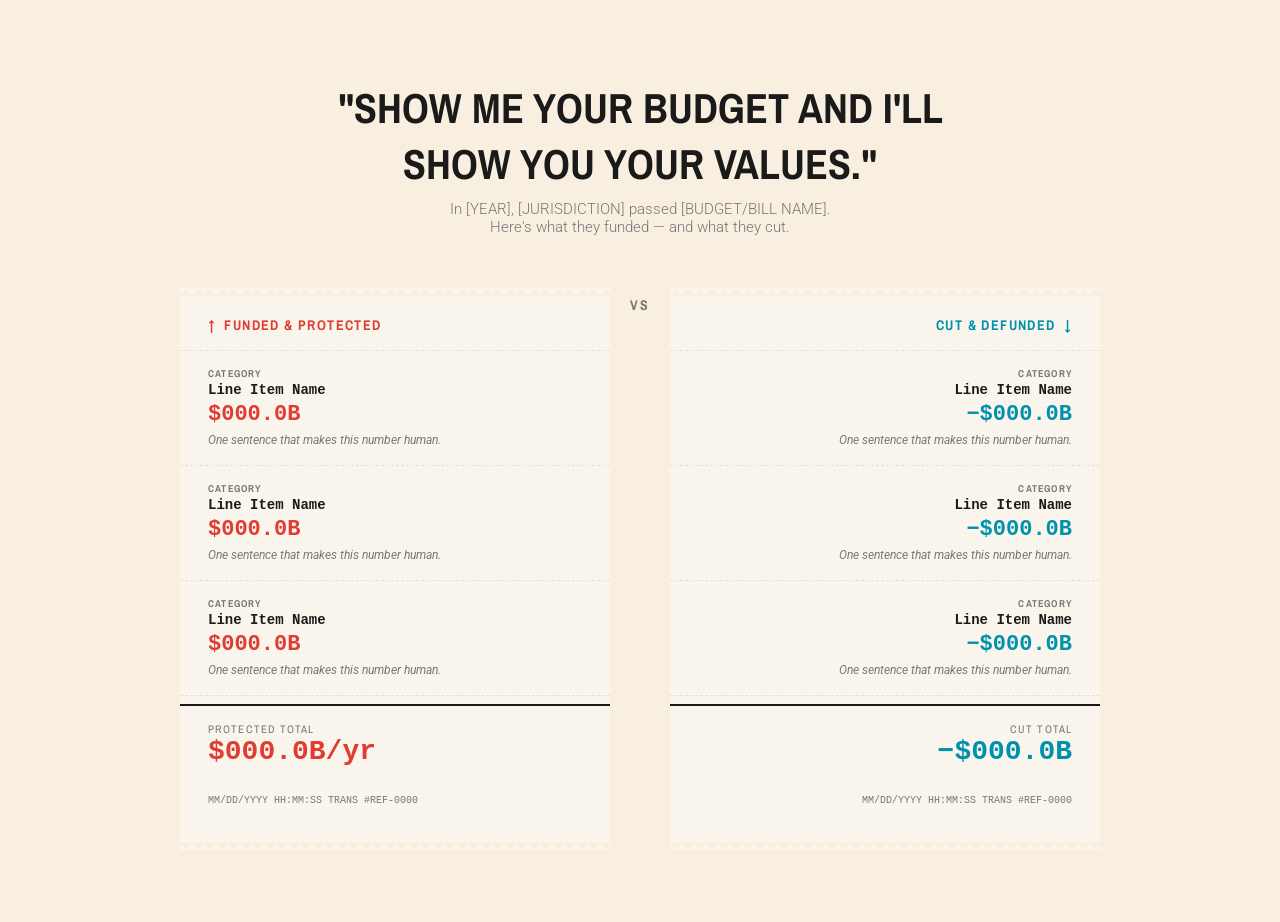
<file: downloads/the-receipt-template.html>
<!DOCTYPE html>
<html lang="en">
<head>
<meta charset="UTF-8">
<meta name="viewport" content="width=device-width, initial-scale=1.0">
<title>The Receipt — White-Label Template</title>

<!--
  ============================================================
  THE RECEIPT — White-Label Template
  From mBOLDen Change · mboldenchange.org

  WHAT THIS IS:
  A side-by-side "receipt" that shows what got funded versus
  what got cut in any budget — federal, state, city, or school
  board. Swap in your own data and deploy.

  HOW TO CUSTOMIZE:
  1. Replace the receipt items below with your own data.
     Each item has four parts:
       - Label    (category, e.g. "Health Coverage")
       - Program  (specific line item, e.g. "Medicaid")
       - Amount   (dollar amount or percentage)
       - Context  (one sentence that makes it human)

  2. Update the intro text (headline, subhead, read time).

  3. Update the totals at the bottom of each receipt.

  4. Update the transaction line (date, reference number).

  5. Change colors by editing the CSS custom properties
     in :root below.

  DATA FORMAT:
  You can also load data from a CSV. See the companion file
  "receipt-data-guide.csv" for the expected format.

  LICENSE:
  Free to use, adapt, and brand as your own.
  Credit appreciated but not required.
  ============================================================
-->

<link rel="preconnect" href="https://fonts.googleapis.com">
<link href="https://fonts.googleapis.com/css2?family=Archivo+Narrow:wght@400;700&family=Roboto:wght@300;400;500&display=swap" rel="stylesheet">

<style>
  /* ── CUSTOMIZABLE COLORS ── */
  :root {
    --bg: #F8EFE0;           /* Page background (cream) */
    --text: #1a1a1a;          /* Body text */
    --muted: #777777;         /* Secondary text */
    --funded-color: #E03C31;  /* "Funded" side accent */
    --cut-color: #0091AD;     /* "Cut" side accent */
    --receipt-bg: #faf6ee;    /* Receipt paper background */
    --receipt-line: #e8e0d0;  /* Receipt divider lines */
  }

  * { margin: 0; padding: 0; box-sizing: border-box; }
  body {
    background: var(--bg);
    color: var(--text);
    font-family: 'Roboto', sans-serif;
    min-height: 100vh;
  }

  /* ── INTRO ── */
  .receipt-intro {
    text-align: center;
    max-width: 700px;
    margin: 0 auto;
    padding: 80px 40px 60px;
  }
  .receipt-intro h1 {
    font-family: 'Archivo Narrow', sans-serif;
    font-size: clamp(28px, 4vw, 42px);
    font-weight: 700;
    text-transform: uppercase;
    margin-bottom: 8px;
  }
  .receipt-intro p {
    font-size: 15px;
    color: var(--muted);
    font-weight: 300;
  }

  /* ── RECEIPT CONTAINER ── */
  .receipt-container {
    max-width: 1000px;
    margin: 0 auto;
    display: grid;
    grid-template-columns: 1fr 60px 1fr;
    gap: 0;
    align-items: start;
    padding: 0 40px 80px;
  }

  /* ── RECEIPT CARD ── */
  .receipt {
    background: var(--receipt-bg);
    position: relative;
    padding-bottom: 20px;
    /* Thermal paper texture */
    background-image:
      repeating-linear-gradient(0deg, transparent, transparent 2px, rgba(0,0,0,0.008) 2px, rgba(0,0,0,0.008) 3px);
  }
  /* Torn edge effect */
  .receipt::before {
    content: '';
    position: absolute;
    top: -8px; left: 0; right: 0; height: 8px;
    background: linear-gradient(135deg, var(--receipt-bg) 33.33%, transparent 33.33%) 0 0 / 12px 100%,
                linear-gradient(225deg, var(--receipt-bg) 33.33%, transparent 33.33%) 0 0 / 12px 100%;
  }
  .receipt::after {
    content: '';
    position: absolute;
    bottom: -8px; left: 0; right: 0; height: 8px;
    background: linear-gradient(45deg, var(--receipt-bg) 33.33%, transparent 33.33%) 0 0 / 12px 100%,
                linear-gradient(315deg, var(--receipt-bg) 33.33%, transparent 33.33%) 0 0 / 12px 100%;
  }

  /* ── RECEIPT HEADER ── */
  .receipt-header {
    padding: 20px 28px 16px;
    font-family: 'Archivo Narrow', sans-serif;
    font-size: 14px;
    font-weight: 700;
    text-transform: uppercase;
    letter-spacing: 0.1em;
    display: flex;
    align-items: center;
    gap: 8px;
    border-bottom: 1px dashed var(--receipt-line);
  }
  .receipt-left .receipt-header { color: var(--funded-color); }
  .receipt-right .receipt-header { color: var(--cut-color); justify-content: flex-end; }

  /* ── RECEIPT ITEMS ── */
  /*
    Each item has:
      .receipt-item-label   — Category (small, muted)
      .receipt-item-program — Line item name (bold)
      .receipt-item-amount  — Dollar figure (large)
      .receipt-item-context — Human context (italic)

    To add more items, copy an entire .receipt-item block.
    To remove items, delete the block.
  */
  .receipt-item {
    padding: 16px 28px;
    border-bottom: 1px dashed var(--receipt-line);
  }
  .receipt-item-label {
    font-family: 'Archivo Narrow', sans-serif;
    font-size: 10px;
    font-weight: 700;
    text-transform: uppercase;
    letter-spacing: 0.12em;
    color: var(--muted);
    margin-bottom: 2px;
  }
  .receipt-item-program {
    font-family: 'Courier New', monospace;
    font-size: 14px;
    font-weight: 700;
  }
  .receipt-item-amount {
    font-family: 'Courier New', monospace;
    font-size: 22px;
    font-weight: 700;
    margin: 4px 0;
  }
  .receipt-left .receipt-item-amount { color: var(--funded-color); }
  .receipt-right .receipt-item-amount { color: var(--cut-color); }
  .receipt-item-context {
    font-size: 12px;
    color: var(--muted);
    font-style: italic;
    line-height: 1.5;
  }

  /* ── TOTALS ── */
  .receipt-total {
    padding: 16px 28px;
    border-top: 2px solid var(--text);
    margin-top: 8px;
  }
  .receipt-total-label {
    font-family: 'Archivo Narrow', sans-serif;
    font-size: 11px;
    text-transform: uppercase;
    letter-spacing: 0.1em;
    color: var(--muted);
  }
  .receipt-total-amount {
    font-family: 'Courier New', monospace;
    font-size: 28px;
    font-weight: 700;
  }
  .receipt-left .receipt-total-amount { color: var(--funded-color); }
  .receipt-right .receipt-total-amount { color: var(--cut-color); }

  /* ── RECEIPT FOOTER ── */
  .receipt-footer {
    padding: 12px 28px 16px;
    font-family: 'Courier New', monospace;
    font-size: 10px;
    color: var(--muted);
  }

  /* ── CENTER DIVIDER ── */
  .receipt-divider {
    display: flex;
    align-items: center;
    justify-content: center;
  }
  .receipt-vs {
    font-family: 'Archivo Narrow', sans-serif;
    font-size: 14px;
    font-weight: 700;
    color: var(--muted);
    letter-spacing: 0.15em;
  }

  /* ── RIGHT SIDE ALIGNMENT ── */
  .receipt-right .receipt-item { text-align: right; }
  .receipt-right .receipt-total { text-align: right; }
  .receipt-right .receipt-footer { text-align: right; }

  /* ── RESPONSIVE ── */
  @media (max-width: 768px) {
    .receipt-container { grid-template-columns: 1fr; gap: 24px; }
    .receipt-divider { display: none; }
    .receipt-right .receipt-item { text-align: left; }
    .receipt-right .receipt-header { justify-content: flex-start; }
    .receipt-right .receipt-total { text-align: left; }
    .receipt-intro { padding: 60px 24px 40px; }
    .receipt-container { padding: 0 24px 60px; }
  }
</style>
</head>
<body>

<!-- ═══════════════════════════════════════════════
     INTRO — Edit the headline and subhead below.
     ═══════════════════════════════════════════════ -->
<div class="receipt-intro">
  <h1>"Show me your budget and I'll show you your values."</h1>
  <p>
    <!-- EDIT: Replace with your jurisdiction and context -->
    In [YEAR], [JURISDICTION] passed [BUDGET/BILL NAME].<br>
    Here's what they funded — and what they cut.
  </p>
</div>

<div class="receipt-container">

  <!-- ═══════════════════════════════════════════════
       LEFT RECEIPT: WHAT THEY FUNDED
       Add or remove .receipt-item blocks as needed.
       ═══════════════════════════════════════════════ -->
  <div class="receipt receipt-left">
    <div class="receipt-header">
      <span>↑</span> Funded &amp; Protected
    </div>

    <!-- ITEM 1 — Copy this block for each funded line item -->
    <div class="receipt-item">
      <div class="receipt-item-label">Category</div>
      <div class="receipt-item-program">Line Item Name</div>
      <div class="receipt-item-amount">$000.0B</div>
      <div class="receipt-item-context">One sentence that makes this number human.</div>
    </div>

    <!-- ITEM 2 -->
    <div class="receipt-item">
      <div class="receipt-item-label">Category</div>
      <div class="receipt-item-program">Line Item Name</div>
      <div class="receipt-item-amount">$000.0B</div>
      <div class="receipt-item-context">One sentence that makes this number human.</div>
    </div>

    <!-- ITEM 3 -->
    <div class="receipt-item">
      <div class="receipt-item-label">Category</div>
      <div class="receipt-item-program">Line Item Name</div>
      <div class="receipt-item-amount">$000.0B</div>
      <div class="receipt-item-context">One sentence that makes this number human.</div>
    </div>

    <div class="receipt-total">
      <div class="receipt-total-label">Protected Total</div>
      <div class="receipt-total-amount">$000.0B/yr</div>
    </div>
    <div class="receipt-footer">MM/DD/YYYY  HH:MM:SS  TRANS #REF-0000</div>
  </div>

  <!-- CENTER DIVIDER -->
  <div class="receipt-divider">
    <div class="receipt-vs">VS</div>
  </div>

  <!-- ═══════════════════════════════════════════════
       RIGHT RECEIPT: WHAT THEY CUT
       Add or remove .receipt-item blocks as needed.
       ═══════════════════════════════════════════════ -->
  <div class="receipt receipt-right">
    <div class="receipt-header">
      Cut &amp; Defunded <span>↓</span>
    </div>

    <!-- ITEM 1 -->
    <div class="receipt-item">
      <div class="receipt-item-label">Category</div>
      <div class="receipt-item-program">Line Item Name</div>
      <div class="receipt-item-amount">−$000.0B</div>
      <div class="receipt-item-context">One sentence that makes this number human.</div>
    </div>

    <!-- ITEM 2 -->
    <div class="receipt-item">
      <div class="receipt-item-label">Category</div>
      <div class="receipt-item-program">Line Item Name</div>
      <div class="receipt-item-amount">−$000.0B</div>
      <div class="receipt-item-context">One sentence that makes this number human.</div>
    </div>

    <!-- ITEM 3 -->
    <div class="receipt-item">
      <div class="receipt-item-label">Category</div>
      <div class="receipt-item-program">Line Item Name</div>
      <div class="receipt-item-amount">−$000.0B</div>
      <div class="receipt-item-context">One sentence that makes this number human.</div>
    </div>

    <div class="receipt-total">
      <div class="receipt-total-label">Cut Total</div>
      <div class="receipt-total-amount">−$000.0B</div>
    </div>
    <div class="receipt-footer">MM/DD/YYYY  HH:MM:SS  TRANS #REF-0000</div>
  </div>

</div>

<!--
  ============================================================
  CREDITS
  Template by mBOLDen Change · mboldenchange.org
  See it live: mboldenaction.org
  ============================================================
-->

</body>
</html>
</file>
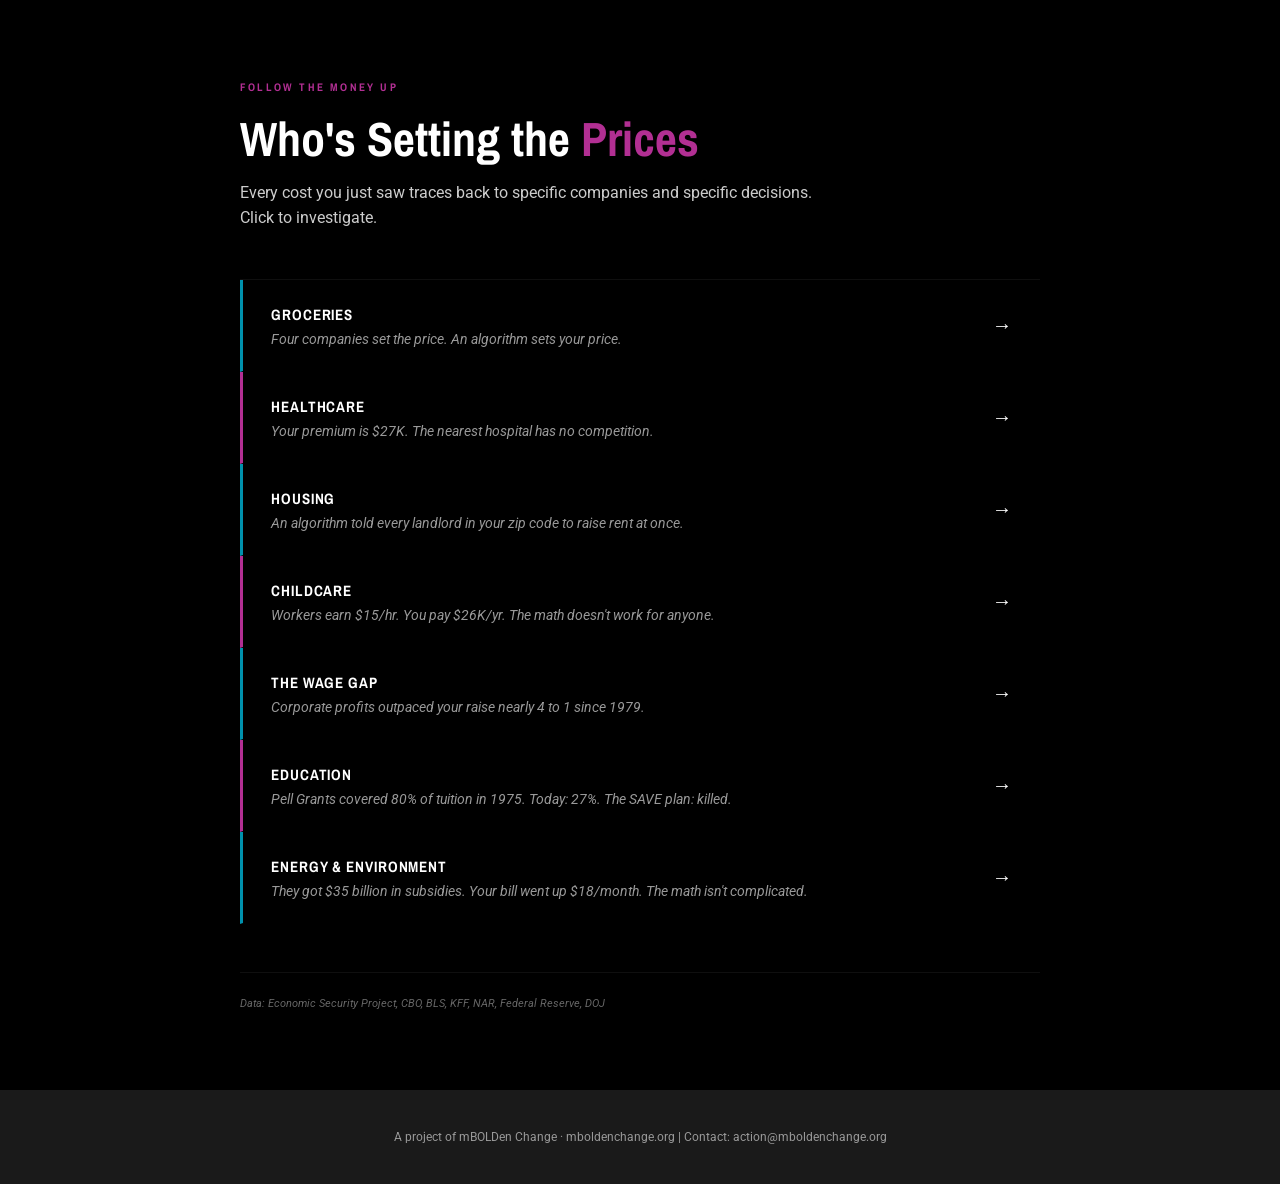
<file: downloads/the-villain-index-plug-and-play.html>
<!DOCTYPE html>
<html lang="en">
<head>
    <meta charset="UTF-8">
    <meta name="viewport" content="width=device-width, initial-scale=1.0">
    <title>The Villain Index - mBOLDen Change</title>

    <!-- Google Fonts -->
    <link href="https://fonts.googleapis.com/css2?family=Archivo+Narrow:wght@400;700&family=Roboto:wght@400;500;700&display=swap" rel="stylesheet">

    <!--
        mBOLDen Change - The Villain Index (Plug-and-Play Version)
        This is a fully self-contained, ready-to-embed version of the villain index.
        No customization needed. All CSS is inline. Google Fonts are loaded.

        For assistance or customization, contact: action@mboldenchange.org
    -->

    <style>
        :root {
            --black: #000;
            --bg: #F8EFE0;
            --teal: #0091AD;
            --fuchsia: #B22F93;
            --yellow: #FAD826;
            --text: #1a1a1a;
            --muted: #777;
            --border: rgba(0,0,0,0.08);
            --white: #fff;
        }

        * {
            margin: 0;
            padding: 0;
            box-sizing: border-box;
        }

        html, body {
            font-family: 'Roboto', sans-serif;
            color: var(--text);
            background: var(--bg);
        }

        /* Section Container */
        .villain-section {
            background: var(--black);
            padding: 80px 40px;
            color: var(--white);
        }

        .villain-inner {
            max-width: 800px;
            margin: 0 auto;
        }

        /* Chapter Header */
        .chapter-tag {
            font-family: 'Archivo Narrow', sans-serif;
            font-size: 11px;
            font-weight: 700;
            letter-spacing: 0.2em;
            text-transform: uppercase;
            color: var(--fuchsia);
            margin-bottom: 16px;
        }

        /* Section Title */
        .section-title {
            font-family: 'Archivo Narrow', sans-serif;
            font-size: 48px;
            font-weight: 700;
            line-height: 1.2;
            margin-bottom: 12px;
        }

        .section-title .highlight {
            color: var(--fuchsia);
        }

        /* Section Subtitle */
        .section-subtitle {
            font-family: 'Roboto', sans-serif;
            font-size: 16px;
            font-weight: 400;
            color: #ccc;
            line-height: 1.6;
            margin-bottom: 48px;
            max-width: 600px;
        }

        /* Villain Index */
        .villain-index {
            border-top: 1px solid rgba(255,255,255,0.06);
        }

        .villain-row {
            padding: 24px 28px;
            border-bottom: 1px solid rgba(0,0,0,0.06);
            cursor: pointer;
            border-left: 3px solid var(--teal);
            transition: background-color 0.2s ease;
            display: flex;
            justify-content: space-between;
            align-items: center;
        }

        .villain-row:hover {
            background-color: rgba(255,255,255,0.02);
        }

        .villain-row.groceries {
            border-left-color: var(--teal);
        }

        .villain-row.healthcare {
            border-left-color: var(--fuchsia);
        }

        .villain-row.housing {
            border-left-color: var(--teal);
        }

        .villain-row.childcare {
            border-left-color: var(--fuchsia);
        }

        .villain-row.wages {
            border-left-color: var(--teal);
        }

        .villain-row.education {
            border-left-color: var(--fuchsia);
        }

        .villain-row.energy {
            border-left-color: var(--teal);
        }

        .villain-row-content {
            flex: 1;
        }

        .villain-domain {
            font-family: 'Archivo Narrow', sans-serif;
            font-size: 15px;
            font-weight: 700;
            text-transform: uppercase;
            letter-spacing: 0.06em;
            color: var(--white);
            margin-bottom: 6px;
        }

        .villain-description {
            font-family: 'Roboto', sans-serif;
            font-size: 13.5px;
            font-weight: 400;
            color: #999;
            font-style: italic;
        }

        .villain-arrow {
            margin-left: 20px;
            font-size: 20px;
            color: var(--white);
            flex-shrink: 0;
        }

        /* Footer */
        .villain-footer {
            margin-top: 48px;
            padding-top: 24px;
            border-top: 1px solid rgba(255,255,255,0.06);
            font-size: 11px;
            color: #666;
            font-style: italic;
        }

        /* Modal Styles */
        .modal-overlay {
            position: fixed;
            top: 0;
            left: 0;
            right: 0;
            bottom: 0;
            background: rgba(0,0,0,0.85);
            z-index: 10000;
            display: none;
            align-items: center;
            justify-content: center;
            padding: 20px;
        }

        .modal-overlay.active {
            display: flex;
        }

        .modal-content {
            background: #111;
            color: var(--white);
            padding: 48px;
            border-radius: 12px;
            border-top: 4px solid var(--fuchsia);
            max-width: 640px;
            width: 100%;
            max-height: 90vh;
            overflow-y: auto;
            position: relative;
        }

        .modal-close {
            position: absolute;
            top: 36px;
            right: 36px;
            font-size: 28px;
            color: #666;
            cursor: pointer;
            background: none;
            border: none;
            transition: color 0.2s ease;
        }

        .modal-close:hover {
            color: var(--white);
        }

        .modal-domain {
            font-family: 'Archivo Narrow', sans-serif;
            font-size: 11px;
            font-weight: 700;
            text-transform: uppercase;
            letter-spacing: 0.2em;
            color: var(--fuchsia);
            margin-bottom: 12px;
        }

        .modal-names {
            font-family: 'Archivo Narrow', sans-serif;
            font-size: 22px;
            font-weight: 700;
            color: var(--white);
            margin: 12px 0 20px 0;
            line-height: 1.3;
        }

        .modal-stats {
            display: flex;
            flex-direction: row;
            gap: 32px;
            margin-bottom: 24px;
            flex-wrap: wrap;
        }

        .modal-stat {
            display: flex;
            flex-direction: column;
        }

        .modal-stat-number {
            font-family: 'Archivo Narrow', sans-serif;
            font-size: 28px;
            font-weight: 700;
            color: var(--teal);
            margin-bottom: 4px;
        }

        .modal-stat-label {
            font-family: 'Roboto', sans-serif;
            font-size: 12px;
            color: #999;
        }

        .modal-narrative {
            font-family: 'Roboto', sans-serif;
            font-size: 14px;
            font-weight: 400;
            color: #aaa;
            line-height: 1.7;
            margin-top: 24px;
        }

        .modal-narrative strong {
            color: var(--white);
        }

        .modal-sources {
            margin-top: 24px;
            padding-top: 24px;
            border-top: 1px solid rgba(255,255,255,0.06);
            font-size: 11px;
            color: #666;
        }

        /* Responsive */
        @media (max-width: 768px) {
            .villain-section {
                padding: 60px 20px;
            }

            .section-title {
                font-size: 36px;
            }

            .section-subtitle {
                font-size: 14px;
                margin-bottom: 36px;
            }

            .villain-row {
                padding: 18px 20px;
                flex-direction: column;
                align-items: flex-start;
            }

            .villain-arrow {
                margin-left: 0;
                margin-top: 10px;
            }

            .modal-content {
                padding: 36px 20px;
                max-width: 100%;
            }

            .modal-close {
                top: 20px;
                right: 20px;
            }

            .modal-names {
                font-size: 18px;
            }

            .modal-stat-number {
                font-size: 22px;
            }

            .modal-stats {
                gap: 20px;
            }
        }
    </style>
</head>
<body>
    <!-- Villain Section -->
    <section class="villain-section">
        <div class="villain-inner">
            <div class="chapter-tag">Follow the Money Up</div>
            <h1 class="section-title">Who's Setting the <span class="highlight">Prices</span></h1>
            <p class="section-subtitle">Every cost you just saw traces back to specific companies and specific decisions. Click to investigate.</p>

            <div class="villain-index">
                <!-- Groceries -->
                <div class="villain-row groceries" data-villain="groceries">
                    <div class="villain-row-content">
                        <div class="villain-domain">Groceries</div>
                        <div class="villain-description">Four companies set the price. An algorithm sets your price.</div>
                    </div>
                    <div class="villain-arrow">→</div>
                </div>

                <!-- Healthcare -->
                <div class="villain-row healthcare" data-villain="healthcare">
                    <div class="villain-row-content">
                        <div class="villain-domain">Healthcare</div>
                        <div class="villain-description">Your premium is $27K. The nearest hospital has no competition.</div>
                    </div>
                    <div class="villain-arrow">→</div>
                </div>

                <!-- Housing -->
                <div class="villain-row housing" data-villain="housing">
                    <div class="villain-row-content">
                        <div class="villain-domain">Housing</div>
                        <div class="villain-description">An algorithm told every landlord in your zip code to raise rent at once.</div>
                    </div>
                    <div class="villain-arrow">→</div>
                </div>

                <!-- Childcare -->
                <div class="villain-row childcare" data-villain="childcare">
                    <div class="villain-row-content">
                        <div class="villain-domain">Childcare</div>
                        <div class="villain-description">Workers earn $15/hr. You pay $26K/yr. The math doesn't work for anyone.</div>
                    </div>
                    <div class="villain-arrow">→</div>
                </div>

                <!-- Wage Gap -->
                <div class="villain-row wages" data-villain="wages">
                    <div class="villain-row-content">
                        <div class="villain-domain">The Wage Gap</div>
                        <div class="villain-description">Corporate profits outpaced your raise nearly 4 to 1 since 1979.</div>
                    </div>
                    <div class="villain-arrow">→</div>
                </div>

                <!-- Education -->
                <div class="villain-row education" data-villain="education">
                    <div class="villain-row-content">
                        <div class="villain-domain">Education</div>
                        <div class="villain-description">Pell Grants covered 80% of tuition in 1975. Today: 27%. The SAVE plan: killed.</div>
                    </div>
                    <div class="villain-arrow">→</div>
                </div>

                <!-- Energy & Environment -->
                <div class="villain-row energy" data-villain="energy">
                    <div class="villain-row-content">
                        <div class="villain-domain">Energy & Environment</div>
                        <div class="villain-description">They got $35 billion in subsidies. Your bill went up $18/month. The math isn't complicated.</div>
                    </div>
                    <div class="villain-arrow">→</div>
                </div>
            </div>

            <div class="villain-footer">
                Data: Economic Security Project, CBO, BLS, KFF, NAR, Federal Reserve, DOJ
            </div>
        </div>
    </section>

    <!-- Modal Overlay -->
    <div class="modal-overlay" id="modalOverlay">
        <div class="modal-content">
            <button class="modal-close" id="modalClose">&times;</button>
            <div id="modalBody"></div>
        </div>
    </div>

    <!-- Page Footer -->
    <footer style="background: var(--text); color: #999; padding: 40px; text-align: center; font-size: 12px;">
        A project of mBOLDen Change · <a href="http://mboldenchange.org" style="color: #999; text-decoration: none;">mboldenchange.org</a> | Contact: <a href="mailto:action@mboldenchange.org" style="color: #999; text-decoration: none;">action@mboldenchange.org</a>
    </footer>

    <script>
        // Villain data
        const villainData = {
            groceries: {
                domain: 'Groceries',
                names: 'JBS · Tyson · Cargill · National Beef · Algorithmic Pricing',
                stats: [
                    { num: '85%', label: 'of beef processing controlled by four companies' },
                    { num: '+23.6%', label: 'grocery prices since 2020' }
                ],
                narrative: 'Your cart costs $40 more a month. Linda, 62, chooses between blood pressure meds and a full week of meals. Four companies set the price of beef for 330 million people. Congress just cut the only program — <strong>SNAP</strong> — that pushed back. Now the pricing is going digital. Instacart charges different customers different prices for identical items — the FTC is investigating. Kroger and Walmart are installing digital shelf labels that adjust prices in real time. Consolidation set the floor. Algorithms are raising the ceiling.',
                sources: 'CBO SNAP scoring · USDA ERS/BLS CPI · White House/Farm Action (beef concentration) · FTC (Instacart investigation) · Commonwealth Fund'
            },
            healthcare: {
                domain: 'Healthcare',
                names: 'Consolidated Hospital Systems · No Competition · No Oversight',
                stats: [
                    { num: '$27K', label: 'average family premium per year' },
                    { num: '100M', label: 'Americans carrying medical debt' }
                ],
                narrative: 'Maria\'s rural hospital closed — not enough Medicaid revenue. The nearest hospital raised prices <strong>3.6%</strong> because there\'s no competition left. David\'s family premium is $27K with a $6K deductible. He has \'good\' insurance. Different lives, same consolidated system setting prices with no accountability.',
                sources: 'CBO Medicaid scoring · KFF 2025 Employer Health Benefits Survey · Peterson-KFF/CFPB (medical debt) · AHA hospital closure data'
            },
            housing: {
                domain: 'Housing',
                names: 'Institutional Investors · RealPage Algorithm · Tech-Driven Displacement · Decades of Underbuilding',
                stats: [
                    { num: '$422K', label: 'median home — up 50% in 5 years' },
                    { num: '25%', label: 'of rentals owned by institutional investors in some markets' }
                ],
                narrative: 'Nina\'s rent went up $200 this month. Her landlord didn\'t renovate anything — <strong>RealPage\'s algorithm</strong> told every major landlord in her zip code to raise rents simultaneously. James\'s daughter is a credentialed teacher who will never afford to buy. The same investors driving up his property values are pricing her out entirely. And the displacement has an engine: every major tech campus announcement drives home prices up 7% in surrounding neighborhoods. Google, Apple, and Meta pledged billions for housing — while creating jobs that outpace new units 8 to 1. The pattern exports wherever tech expands.',
                sources: 'NAR Q2 2024 · DOJ v. RealPage (Aug 2024) · Census ACS 2024/Harvard JCHS · GAO (institutional investors) · San Jose city planning (Google campus)'
            },
            childcare: {
                domain: 'Childcare',
                names: '$15/hr Workforce · Vanishing Subsidies · Tens of Thousands of Programs Closed',
                stats: [
                    { num: '$26K', label: 'annual cost for two kids' },
                    { num: '$3/hr', label: 'Priya\'s net take-home after childcare' }
                ],
                narrative: 'Priya ran the numbers. After childcare and taxes, her second income nets <strong>$3 an hour</strong>. She\'s working full-time for free. The entire system depends on workers earning $15/hr and subsidies that just got cut. When it collapses, every family — at every income level — scrambles for the same disappearing spots.',
                sources: 'Child Care Aware 2024 · Care.com/Dept of Labor · CLASP (closures) · National Women\'s Law Center · BLS (worker wages)'
            },
            wages: {
                domain: 'The Wage Gap',
                names: 'Corporate Profits Outpaced Wages Nearly 4 to 1 Since 1979 · Gig Economy · Contractor Classification',
                stats: [
                    { num: '4:1', label: 'profit growth vs. wage growth ratio' },
                    { num: '12 yrs', label: 'to save a down payment — was 3' }
                ],
                narrative: 'Tyler is 25, earns $72K with a CS degree, and saves $200 a month. His parents are still subsidizing his car insurance. The difference between what companies earned and what they paid went to shareholders. Housing, healthcare, childcare, and education all inflated faster than any salary. The gig economy didn\'t just create new jobs — it reclassified old ones. Uber, Lyft, DoorDash, and Instacart turned millions of workers into \'independent contractors\' to avoid minimum wage, overtime, and benefits. Tech companies spent over <strong>$200 million</strong> on Prop 22 in California alone to keep it that way. The same companies have fought unionization at warehouses, delivery hubs, and retail stores. The industry that talks most about disruption worked hardest to make sure workers couldn\'t organize against it. The ladder is pulling up behind an entire generation.',
                sources: 'EPI (wage-productivity gap) · BLS · Savings.com 2025 / Bankrate 2024 (parent costs) · CA Secretary of State (Prop 22) · Federal Reserve'
            },
            education: {
                domain: 'Education',
                names: 'SAVE Plan Killed · Credential Inflation · Defunded Public Education',
                stats: [
                    { num: '$1.83T', label: 'total outstanding student debt' },
                    { num: '27%', label: 'of tuition covered by Pell Grants today (was 80% in 1975)' },
                    { num: '1 in 8', label: 'teaching positions unfilled or filled by uncertified teachers' }
                ],
                narrative: 'Tyler is 25, graduated with $38K in debt, and saves $200 a month. His parents are still subsidizing his bills. Twenty minutes away, a kid just as sharp is stocking shelves for $17/hr — his high school lost three math teachers in two years. Pell Grants that once covered 80% of tuition now cover <strong>27%</strong>. The job he\'s qualified for now says \'bachelor\'s preferred.\' The SAVE repayment plan was killed and aggressive collections restarted on <strong>28 million borrowers</strong>. Tuition has increased <strong>1,200%</strong> since 1980. The crisis isn\'t just about debt. It\'s about an economy that made credentials mandatory and then made them unaffordable.',
                sources: 'Federal Reserve/FSA (student debt) · Protect Borrowers (SAVE impact) · NCES (Pell Grant coverage) · BLS (teacher vacancies)'
            },
            energy: {
                domain: 'Energy & Environment',
                names: 'Fossil Fuel Subsidies · AI Data Centers · Deregulation as Cost Shift',
                stats: [
                    { num: '$35B/yr', label: 'federal subsidies to fossil fuel industry' },
                    { num: '$183B', label: '2024 weather disaster costs' },
                    { num: '100:1', label: 'lobbying return on investment' }
                ],
                narrative: 'The fossil fuel industry receives <strong>$35 billion a year</strong> in federal subsidies and spent <strong>$219 million</strong> to influence the 2024 election. They got $40 billion more in 2025. Solar and wind are now 41–53% cheaper than fossil fuels. Rolling back environmental regulations doesn\'t lower your bills — it lowers costs for the companies that raised them. Repealing EPA carbon standards will cost households <strong>$130 billion</strong> in health impacts. The Clean Air Act returned $10 for every $1 spent. Deregulation reverses that math. Meanwhile, AI data centers consume 4% of all U.S. electricity and are driving up bills in communities across the country. In 2024, 27 billion-dollar weather disasters caused <strong>$183 billion</strong> in damage. Insurance premiums rose 24%. They\'re not paying for the damage. You are.',
                sources: 'IMF/Oil Change Int\'l (subsidies) · IRENA/Lazard (renewables cost) · IEA (data centers) · NOAA (weather disasters) · Consumer Federation of America (insurance) · EPA (Clean Air Act ROI)'
            }
        };

        // Modal functionality
        const modalOverlay = document.getElementById('modalOverlay');
        const modalBody = document.getElementById('modalBody');
        const modalClose = document.getElementById('modalClose');
        const villainRows = document.querySelectorAll('.villain-row');

        function openModal(villainKey) {
            const data = villainData[villainKey];
            if (!data) return;

            let statsHTML = '';
            data.stats.forEach(stat => {
                statsHTML += `
                    <div class="modal-stat">
                        <div class="modal-stat-number">${stat.num}</div>
                        <div class="modal-stat-label">${stat.label}</div>
                    </div>
                `;
            });

            modalBody.innerHTML = `
                <div class="modal-domain">${data.domain}</div>
                <div class="modal-names">${data.names}</div>
                <div class="modal-stats">${statsHTML}</div>
                <div class="modal-narrative">${data.narrative}</div>
                <div class="modal-sources"><strong>Sources:</strong> ${data.sources}</div>
            `;

            modalOverlay.classList.add('active');
        }

        function closeModal() {
            modalOverlay.classList.remove('active');
        }

        // Event listeners
        villainRows.forEach(row => {
            row.addEventListener('click', () => {
                const villainKey = row.dataset.villain;
                openModal(villainKey);
            });
        });

        modalClose.addEventListener('click', closeModal);

        modalOverlay.addEventListener('click', (e) => {
            if (e.target === modalOverlay) {
                closeModal();
            }
        });

        // Close modal with Escape key
        document.addEventListener('keydown', (e) => {
            if (e.key === 'Escape') {
                closeModal();
            }
        });
    </script>
</body>
</html>
</file>
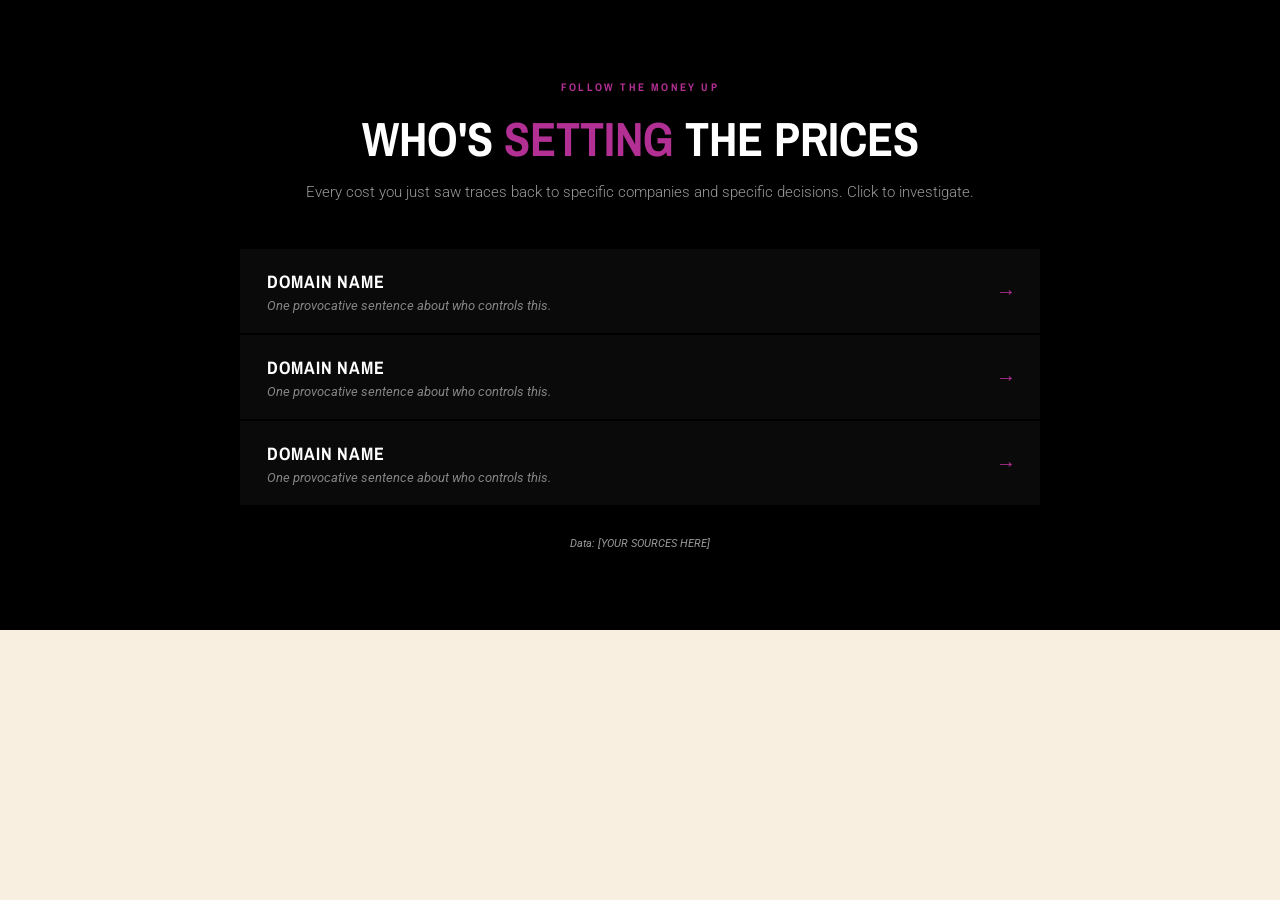
<file: downloads/the-villain-index-template.html>
<!DOCTYPE html>
<html lang="en">
<head>
<meta charset="UTF-8">
<meta name="viewport" content="width=device-width, initial-scale=1.0">
<title>The Villain Index — White-Label Template</title>

<!--
  ============================================================
  THE VILLAIN INDEX — White-Label Template
  From mBOLDen Change · mboldenchange.org

  WHAT THIS IS:
  A "follow the money up" clickable index that connects
  everyday costs to the specific companies and decisions
  driving them. Works for any issue area.

  HOW TO CUSTOMIZE:

  1. EDIT THE INDEX ROWS (the clickable list):
     Each row in .villain-index has:
       - data-villain="key"  (unique ID, matches the JS data)
       - Domain name         (e.g. "Groceries", "Healthcare")
       - Teaser line         (one provocative sentence)

  2. EDIT THE DATA in the villainData object (bottom of file):
     Each entry needs:
       - domain:    Category name
       - names:     Key actors (companies, policies, systems)
       - stats:     Array of {num, label} pairs (2-3 per entry)
       - narrative: 1-2 paragraphs connecting the dots
                    Use <strong> for emphasis
       - sources:   Citation string

  3. UPDATE COLORS in :root below.

  4. ADD OR REMOVE ROWS: Copy a .villain-index-row block
     and add a matching entry in villainData.

  DATA RESEARCH GUIDE:
  For each domain, identify:
    - WHO sets the price (specific companies or actors)
    - WHAT the market concentration looks like (% controlled)
    - HOW MUCH it costs ordinary people (dollar figures)
    - WHAT policy enabled or failed to prevent it
    - WHERE the data comes from (cite everything)

  LICENSE:
  Free to use, adapt, and brand as your own.
  Credit appreciated but not required.
  ============================================================
-->

<link rel="preconnect" href="https://fonts.googleapis.com">
<link href="https://fonts.googleapis.com/css2?family=Archivo+Narrow:wght@400;700&family=Roboto:wght@300;400;500&display=swap" rel="stylesheet">

<style>
  :root {
    --bg: #F8EFE0;
    --text: #1a1a1a;
    --muted: #777777;
    --teal: #0091AD;
    --fuchsia: #B22F93;
    --yellow: #FAD826;
    --black: #000000;
    --white: #ffffff;
  }

  * { margin: 0; padding: 0; box-sizing: border-box; }
  body {
    background: var(--bg);
    color: var(--text);
    font-family: 'Roboto', sans-serif;
    min-height: 100vh;
  }

  /* ── SECTION WRAPPER ── */
  .villain-section {
    background: var(--black);
    color: var(--white);
    padding: 80px 40px;
  }
  .villain-inner {
    max-width: 800px;
    margin: 0 auto;
  }

  /* ── HEADER ── */
  .villain-header {
    text-align: center;
    margin-bottom: 48px;
  }
  .chapter-tag {
    font-family: 'Archivo Narrow', sans-serif;
    font-size: 11px;
    font-weight: 700;
    letter-spacing: 0.2em;
    text-transform: uppercase;
    color: var(--fuchsia);
    margin-bottom: 12px;
  }
  .villain-header h2 {
    font-family: 'Archivo Narrow', sans-serif;
    font-size: clamp(28px, 5vw, 48px);
    font-weight: 700;
    text-transform: uppercase;
    margin-bottom: 12px;
  }
  .villain-header p {
    font-size: 15px;
    color: rgba(255,255,255,0.6);
    font-weight: 300;
  }

  /* ── INDEX ROWS (clickable list) ── */
  .villain-index {
    display: flex;
    flex-direction: column;
    gap: 2px;
  }
  .villain-index-row {
    display: flex;
    justify-content: space-between;
    align-items: center;
    padding: 20px 24px;
    background: rgba(255,255,255,0.04);
    border-left: 3px solid transparent;
    cursor: pointer;
    transition: background 0.2s, border-color 0.2s;
  }
  .villain-index-row:hover {
    background: rgba(255,255,255,0.08);
    border-left-color: var(--fuchsia);
  }
  .villain-index-domain {
    font-family: 'Archivo Narrow', sans-serif;
    font-size: 18px;
    font-weight: 700;
    text-transform: uppercase;
    letter-spacing: 0.05em;
    margin-bottom: 4px;
  }
  .villain-index-names {
    font-size: 13px;
    color: rgba(255,255,255,0.5);
    font-style: italic;
  }
  .villain-index-arrow {
    font-size: 20px;
    color: var(--fuchsia);
    flex-shrink: 0;
    margin-left: 16px;
  }

  /* ── MODAL (detail view) ── */
  .villain-modal-overlay {
    display: none;
    position: fixed;
    inset: 0;
    background: rgba(0,0,0,0.85);
    z-index: 1000;
    align-items: center;
    justify-content: center;
    padding: 40px;
  }
  .villain-modal-overlay.active { display: flex; }
  .villain-modal {
    background: var(--white);
    color: var(--text);
    max-width: 640px;
    width: 100%;
    border-radius: 8px;
    padding: 40px;
    position: relative;
    max-height: 90vh;
    overflow-y: auto;
  }
  .villain-modal-close {
    position: absolute;
    top: 16px;
    right: 20px;
    background: none;
    border: none;
    font-size: 28px;
    cursor: pointer;
    color: var(--muted);
  }
  .villain-modal-domain {
    font-family: 'Archivo Narrow', sans-serif;
    font-size: 11px;
    font-weight: 700;
    text-transform: uppercase;
    letter-spacing: 0.15em;
    color: var(--fuchsia);
    margin-bottom: 4px;
  }
  .villain-modal-names {
    font-family: 'Archivo Narrow', sans-serif;
    font-size: 20px;
    font-weight: 700;
    margin-bottom: 24px;
  }
  .villain-modal-stats {
    display: flex;
    gap: 32px;
    margin-bottom: 24px;
    flex-wrap: wrap;
  }
  .villain-modal-stat-num {
    font-family: 'Archivo Narrow', sans-serif;
    font-size: 32px;
    font-weight: 700;
    color: var(--fuchsia);
  }
  .villain-modal-stat-label {
    font-size: 12px;
    color: var(--muted);
    max-width: 180px;
  }
  .villain-modal-narrative {
    font-size: 15px;
    line-height: 1.7;
    color: #444;
    margin-bottom: 20px;
  }
  .villain-modal-sources {
    font-size: 11px;
    color: var(--muted);
    font-style: italic;
    border-top: 1px solid #eee;
    padding-top: 16px;
  }

  .sources-line {
    text-align: center;
    font-size: 11px;
    color: #999;
    margin-top: 32px;
    font-style: italic;
  }

  /* ── RESPONSIVE ── */
  @media (max-width: 768px) {
    .villain-section { padding: 60px 20px; }
    .villain-modal { padding: 32px 24px; }
    .villain-modal-stats { gap: 20px; }
  }
</style>
</head>
<body>

<!-- ═══════════════════════════════════════════════
     HEADER — Edit headline, subhead, and tag line
     ═══════════════════════════════════════════════ -->
<section class="villain-section">
  <div class="villain-inner">
    <div class="villain-header">
      <div class="chapter-tag">Follow the Money Up</div>
      <h2>Who's <span style="color:var(--fuchsia);">Setting</span> the Prices</h2>
      <p>Every cost you just saw traces back to specific companies and specific decisions. Click to investigate.</p>
    </div>

    <!-- ═══════════════════════════════════════════════
         INDEX ROWS — One per domain.
         data-villain must match a key in villainData below.
         ═══════════════════════════════════════════════ -->
    <div class="villain-index">

      <!-- ROW 1 — Copy this block for each domain -->
      <div class="villain-index-row" role="button" tabindex="0" data-villain="domain_1">
        <div>
          <div class="villain-index-domain">Domain Name</div>
          <div class="villain-index-names">One provocative sentence about who controls this.</div>
        </div>
        <span class="villain-index-arrow">&rarr;</span>
      </div>

      <!-- ROW 2 -->
      <div class="villain-index-row" role="button" tabindex="0" data-villain="domain_2">
        <div>
          <div class="villain-index-domain">Domain Name</div>
          <div class="villain-index-names">One provocative sentence about who controls this.</div>
        </div>
        <span class="villain-index-arrow">&rarr;</span>
      </div>

      <!-- ROW 3 -->
      <div class="villain-index-row" role="button" tabindex="0" data-villain="domain_3">
        <div>
          <div class="villain-index-domain">Domain Name</div>
          <div class="villain-index-names">One provocative sentence about who controls this.</div>
        </div>
        <span class="villain-index-arrow">&rarr;</span>
      </div>

    </div>

    <p class="sources-line">Data: [YOUR SOURCES HERE]</p>
  </div>
</section>

<!-- MODAL -->
<div class="villain-modal-overlay" id="villain-modal-overlay">
  <div class="villain-modal" id="villain-modal">
    <button class="villain-modal-close" id="villain-modal-close">&times;</button>
    <div class="villain-modal-domain" id="vm-domain"></div>
    <div class="villain-modal-names" id="vm-names"></div>
    <div class="villain-modal-stats" id="vm-stats"></div>
    <div class="villain-modal-narrative" id="vm-narrative"></div>
    <div class="villain-modal-sources" id="vm-sources"></div>
  </div>
</div>

<script>
  // ═══════════════════════════════════════════════
  // VILLAIN DATA — Edit this object with your research.
  //
  // Each key must match a data-villain attribute above.
  // Fields:
  //   domain:    Display name for the category
  //   names:     Key actors (separate with · )
  //   stats:     Array of { num, label } (2-3 per entry)
  //   narrative: 1-2 paragraphs. Use <strong> for emphasis.
  //   sources:   Citation string
  // ═══════════════════════════════════════════════
  const villainData = {
    domain_1: {
      domain: 'Domain Name',
      names: 'Actor 1 · Actor 2 · Actor 3',
      stats: [
        { num: '00%', label: 'What this number means' },
        { num: '$0.0B', label: 'What this number means' }
      ],
      narrative: 'Tell the story here. Connect the data point to a real person making a real tradeoff. Use <strong>bold</strong> for the number that should hit hardest.',
      sources: 'Source 1 · Source 2 · Source 3'
    },
    domain_2: {
      domain: 'Domain Name',
      names: 'Actor 1 · Actor 2 · Actor 3',
      stats: [
        { num: '00%', label: 'What this number means' },
        { num: '$0.0B', label: 'What this number means' }
      ],
      narrative: 'Tell the story here.',
      sources: 'Source 1 · Source 2'
    },
    domain_3: {
      domain: 'Domain Name',
      names: 'Actor 1 · Actor 2',
      stats: [
        { num: '00%', label: 'What this number means' }
      ],
      narrative: 'Tell the story here.',
      sources: 'Source 1 · Source 2'
    }
  };

  // ── Modal logic (no need to edit below this line) ──
  const overlay = document.getElementById('villain-modal-overlay');
  const modal = document.getElementById('villain-modal');

  function openVillain(key) {
    const d = villainData[key];
    if (!d) return;
    document.getElementById('vm-domain').textContent = d.domain;
    document.getElementById('vm-names').textContent = d.names;
    document.getElementById('vm-stats').innerHTML = d.stats.map(s =>
      '<div><div class="villain-modal-stat-num">' + s.num + '</div>' +
      '<div class="villain-modal-stat-label">' + s.label + '</div></div>'
    ).join('');
    document.getElementById('vm-narrative').innerHTML = d.narrative;
    document.getElementById('vm-sources').textContent = 'Sources: ' + d.sources;
    overlay.classList.add('active');
  }

  document.querySelectorAll('.villain-index-row').forEach(row => {
    row.addEventListener('click', () => openVillain(row.dataset.villain));
    row.addEventListener('keydown', e => {
      if (e.key === 'Enter' || e.key === ' ') { e.preventDefault(); openVillain(row.dataset.villain); }
    });
  });

  document.getElementById('villain-modal-close').addEventListener('click', () => overlay.classList.remove('active'));
  overlay.addEventListener('click', e => { if (e.target === overlay) overlay.classList.remove('active'); });
  document.addEventListener('keydown', e => { if (e.key === 'Escape') overlay.classList.remove('active'); });
</script>

<!--
  ============================================================
  CREDITS
  Template by mBOLDen Change · mboldenchange.org
  See it live: mboldenaction.org
  ============================================================
-->

</body>
</html>
</file>
<file: styles.css>
:root {
    --black: #000000;
    --white: #ffffff;
    --yellow: #FAD826;
    --teal: #0091AD;
    --fuchsia: #B22F93;
    --cream: #F8EFE0;
    --lightgray: #E2E2E2;
    --muted: #777777;
    --border: #d4cabb;
    --border-bright: #c8bfb0;
    --yellow-faint: rgba(250,216,38,0.08);
    --teal-faint: rgba(0,145,173,0.06);
    --red: #E03C31;
    --text: #1a1a1a;
    --bg: #F8EFE0;
    --card-bg: #ffffff;
    --card-border: #d4cabb;
  }

  * { margin: 0; padding: 0; box-sizing: border-box; }
  html { scroll-behavior: smooth; }

  body {
    background: var(--bg);
    color: var(--text);
    font-family: 'Roboto', sans-serif;
    min-height: 100vh;
    overflow-x: hidden;
  }

  /* ── Scroll animation base ── */
  .reveal {
    opacity: 0;
    transform: translateY(40px);
    transition: opacity 0.8s ease, transform 0.8s ease;
  }
  .reveal.visible { opacity: 1; transform: translateY(0); }
  .reveal-delay-1 { transition-delay: 0.15s; }
  .reveal-delay-2 { transition-delay: 0.3s; }
  .reveal-delay-3 { transition-delay: 0.45s; }
  .reveal-delay-4 { transition-delay: 0.6s; }


  /* ── Sticky price ticker bar ── */
  .sticky-ticker {
    position: fixed; top: 0; left: 0; right: 0; z-index: 1000;
    background: rgba(0,0,0,0.94);
    backdrop-filter: blur(8px); -webkit-backdrop-filter: blur(8px);
    border-bottom: 1px solid rgba(250,216,38,0.2);
    display: flex; align-items: center;
    height: 36px; overflow: hidden;
    transform: translateY(-100%); transition: transform 0.4s ease;
  }
  .sticky-ticker.visible { transform: translateY(0); }
  .sticky-ticker-brand {
    flex-shrink: 0; padding: 0 16px 0 20px;
    font-family: 'Archivo Narrow', sans-serif;
    font-size: 10px; font-weight: 700; letter-spacing: 0.15em;
    text-transform: uppercase; color: var(--yellow);
    border-right: 1px solid rgba(255,255,255,0.1);
    height: 100%; display: flex; align-items: center;
    white-space: nowrap;
  }
  .sticky-ticker-scroll {
    flex: 1; overflow: hidden; height: 100%;
    display: flex; align-items: center;
    mask-image: linear-gradient(to right, transparent, black 40px, black calc(100% - 40px), transparent);
    -webkit-mask-image: linear-gradient(to right, transparent, black 40px, black calc(100% - 40px), transparent);
  }
  .sticky-ticker-track {
    display: flex; gap: 32px; align-items: center;
    animation: stickyTickerScroll 35s linear infinite;
    width: max-content; padding-left: 16px;
  }
  .sticky-ticker-track .price-ticker-item { display: flex; align-items: baseline; gap: 6px; white-space: nowrap; flex-shrink: 0; }
  .sticky-ticker-track .price-ticker-price {
    font-family: 'Archivo Narrow', sans-serif;
    font-size: 13px; font-weight: 700; color: var(--yellow);
  }
  .sticky-ticker-track .price-ticker-label {
    font-size: 11px; color: #ddd; font-weight: 300;
  }
  .sticky-ticker-track .price-ticker-dot {
    width: 3px; height: 3px; border-radius: 50%;
    background: var(--fuchsia); flex-shrink: 0;
  }
  @keyframes stickyTickerScroll {
    0% { transform: translateX(0); }
    100% { transform: translateX(-50%); }
  }

  /* ── SECTION 1: THE HOOK ── */
  .hook {
    min-height: 100vh; background: var(--black);
    display: flex; flex-direction: column;
    justify-content: center; align-items: center;
    text-align: center; padding: 60px 40px; position: relative;
  }
  .hook-logo { position: absolute; top: 28px; left: 40px; }
  .hook-logo img { height: 88px; filter: invert(1) brightness(2); }
  .hook-title {
    font-family: 'Archivo Narrow', sans-serif;
    font-size: clamp(48px, 8vw, 96px);
    font-weight: 700; line-height: 0.92;
    letter-spacing: -0.02em; text-transform: uppercase;
    color: var(--white); margin-bottom: 32px;
    opacity: 0; animation: fadeUp 1s ease 0.6s forwards;
  }
  .hook-title em { font-style: italic; color: var(--yellow); }
  .hook-scroll {
    position: absolute; bottom: 40px; left: 0; right: 0;
    display: flex; flex-direction: column; align-items: center;
    text-align: center;
    cursor: pointer; opacity: 0; animation: fadeUp 1s ease 1.2s forwards;
  }
  .hook-scroll span {
    font-family: 'Archivo Narrow', sans-serif;
    font-size: 11px; letter-spacing: 0.25em;
    text-transform: uppercase; color: #999;
    display: block; margin-bottom: 10px;
  }
  .hook-scroll .arrow {
    display: block; width: 22px; height: 22px;
    border-right: 2px solid #999; border-bottom: 2px solid #999;
    transform: rotate(45deg); animation: bounce 2s ease infinite;
  }
  @keyframes fadeUp {
    from { opacity: 0; transform: translateY(30px); }
    to { opacity: 1; transform: translateY(0); }
  }
  @keyframes bounce {
    0%, 100% { transform: rotate(45deg) translateY(0); opacity: 1; }
    50% { transform: rotate(45deg) translateY(8px); opacity: 0.4; }
  }

  /* ── SECTION 2: THE RECEIPT ── */
  .receipt-section {
    position: relative; min-height: 100vh;
    background: var(--bg); padding: 80px 40px;
  }
  .receipt-intro { text-align: center; max-width: 700px; margin: 0 auto 60px; }
  .receipt-intro h2 {
    font-family: 'Archivo Narrow', sans-serif;
    font-size: clamp(28px, 4vw, 42px); font-weight: 700;
    text-transform: uppercase;
    color: var(--text); margin-bottom: 8px;
  }
  .receipt-intro p { font-size: 15px; color: var(--muted); font-weight: 300; }

  .receipt-container {
    max-width: 1000px; margin: 0 auto;
    display: grid; grid-template-columns: 1fr 60px 1fr;
    gap: 0; align-items: start;
    padding-top: 12px; padding-bottom: 12px;
  }
  .receipt {
    background: #faf6ee;
    border: none; border-radius: 0; overflow: visible;
    position: relative;
    /* thermal paper noise grain */
    background-image:
      repeating-linear-gradient(
        0deg,
        transparent,
        transparent 2px,
        rgba(0,0,0,0.008) 2px,
        rgba(0,0,0,0.008) 3px
      ),
      repeating-linear-gradient(
        90deg,
        transparent,
        transparent 4px,
        rgba(0,0,0,0.005) 4px,
        rgba(0,0,0,0.005) 5px
      );
    background-color: #faf6ee;
    /* warm edge vignette like real thermal paper */
    box-shadow:
      2px 4px 20px rgba(0,0,0,0.10),
      inset 0 0 40px rgba(180,160,120,0.06);
  }
  /* torn / jagged top edge */
  .receipt::before {
    content: '';
    position: absolute; top: -8px; left: 0; right: 0; height: 8px;
    background: linear-gradient(135deg, #faf6ee 33.33%, transparent 33.33%) 0 0 / 12px 8px,
                linear-gradient(225deg, #faf6ee 33.33%, transparent 33.33%) 12px 0 / 12px 8px;
    background-repeat: repeat-x;
    filter: drop-shadow(0 -1px 1px rgba(0,0,0,0.04));
  }
  /* torn / jagged bottom edge */
  .receipt::after {
    content: '';
    position: absolute; bottom: -8px; left: 0; right: 0; height: 8px;
    background: linear-gradient(315deg, #faf6ee 33.33%, transparent 33.33%) 0 0 / 12px 8px,
                linear-gradient(45deg, #faf6ee 33.33%, transparent 33.33%) 12px 0 / 12px 8px;
    background-repeat: repeat-x;
    filter: drop-shadow(0 1px 1px rgba(0,0,0,0.04));
  }
  .receipt-header {
    padding: 20px 28px 16px;
    font-family: 'Archivo Narrow', sans-serif;
    font-size: 14px; letter-spacing: 0.15em;
    text-transform: uppercase; font-weight: 700;
    display: flex; align-items: center; gap: 8px;
  }
  .receipt-left .receipt-header { background: var(--yellow); color: var(--black); }
  .receipt-right .receipt-header { background: var(--teal); color: var(--white); justify-content: flex-end; }
  .receipt-header .arrow-icon { font-size: 18px; }

  .receipt-item {
    padding: 24px 28px; border-bottom: 1px dashed rgba(0,0,0,0.12);
    opacity: 0; transform: translateY(20px);
    transition: opacity 0.5s ease, transform 0.5s ease;
    display: flex; flex-direction: column; justify-content: center;
  }
  .receipt-item.printed { opacity: 1; transform: translateY(0); }
  .receipt-item:last-child { border-bottom: none; }
  .receipt-item-label {
    font-family: 'Archivo Narrow', sans-serif; font-size: 9px;
    letter-spacing: 0.2em; text-transform: uppercase;
    color: var(--muted); margin-bottom: 4px; font-weight: 700;
  }
  .receipt-item-program {
    font-family: 'Archivo Narrow', sans-serif; font-size: 16px;
    font-weight: 700; text-transform: uppercase;
    letter-spacing: 0.02em; margin-bottom: 10px; color: var(--text);
    text-shadow: 0.3px 0.3px 0.6px rgba(0,0,0,0.12);
  }
  .receipt-item-amount {
    font-family: 'Archivo Narrow', sans-serif;
    font-size: clamp(28px, 3.5vw, 40px);
    font-weight: 700; line-height: 1; margin-bottom: 4px;
    text-shadow: 0.4px 0.4px 0.8px rgba(0,0,0,0.15);
  }
  .receipt-left .receipt-item-amount { color: #b89a00; }
  .receipt-right .receipt-item-amount { color: var(--teal); }
  .receipt-item-period { font-size: 11px; color: var(--muted); font-family: 'Roboto', monospace; margin-bottom: 8px; }
  .receipt-item-human {
    font-size: 13px; color: #555; font-weight: 400; line-height: 1.5;
    padding-top: 8px; border-top: 1px solid var(--border); margin-top: 8px;
  }
  .receipt-item-human strong { color: var(--text); font-weight: 500; }
  .receipt-right .receipt-item { text-align: right; }

  .receipt-divider {
    display: flex; flex-direction: column; align-items: center;
    justify-content: center; position: relative; min-height: 400px;
  }
  .receipt-divider::before {
    content: ''; position: absolute; top: 0; bottom: 0; left: 50%; width: 1px;
    background: linear-gradient(to bottom, transparent, var(--border) 10%, var(--border) 90%, transparent);
  }
  .receipt-vs {
    position: relative; z-index: 2; width: 44px; height: 44px;
    border-radius: 50%; background: var(--fuchsia); color: var(--white);
    font-family: 'Archivo Narrow', sans-serif; font-weight: 700; font-size: 14px;
    display: flex; align-items: center; justify-content: center; letter-spacing: 0.1em;
  }
  .receipt-total {
    padding: 20px 28px;
    border-top: 3px double rgba(0,0,0,0.25);
    background: rgba(0,0,0,0.015);
  }
  .receipt-total-label {
    font-family: 'Archivo Narrow', sans-serif; font-size: 10px;
    letter-spacing: 0.2em; text-transform: uppercase;
    color: var(--muted); font-weight: 700; margin-bottom: 4px;
  }
  .receipt-total-amount {
    font-family: 'Archivo Narrow', sans-serif;
    font-size: clamp(32px, 4vw, 48px);
    font-weight: 700; line-height: 1; transition: all 0.4s ease;
    text-shadow: 0.5px 0.5px 1px rgba(0,0,0,0.18);
  }
  .receipt-left .receipt-total-amount { color: #b89a00; }
  .receipt-right .receipt-total-amount { color: var(--teal); }
  .receipt-right .receipt-total { text-align: right; }
  .receipt-right .receipt-footer { text-align: right; }

  .receipt-footer {
    padding: 12px 28px 16px;
    font-family: 'Courier New', 'Courier', monospace;
    font-size: 9px; color: rgba(0,0,0,0.22);
    letter-spacing: 0.12em; text-align: left;
    border-top: 1px dashed rgba(0,0,0,0.08);
  }

  /* ── FULL-SCREEN MOMENTS ── */
  .moment {
    min-height: 70vh; display: flex; flex-direction: column;
    justify-content: center; align-items: center;
    text-align: center; padding: 80px 40px;
  }
  .moment-dark { background: var(--black); color: var(--white); }
  .moment-cream { background: var(--bg); }
  .moment-text {
    font-family: 'Archivo Narrow', sans-serif;
    font-size: clamp(24px, 4vw, 42px);
    font-weight: 700; line-height: 1.4; max-width: 700px;
  }
  .moment-dark .moment-text { color: var(--white); }
  .moment-text .hl-yellow { color: var(--yellow); }
  .moment-text .hl-teal { color: var(--teal); }
  .moment-text .hl-fuchsia { color: var(--fuchsia); }
  .moment-cream .hl-yellow { color: #b89a00; }
  .moment-sub {
    font-size: 15px; color: #777; font-weight: 300;
    margin-top: 24px; max-width: 520px; line-height: 1.7;
  }
  .moment-dark .moment-sub { color: #666; }

  /* ── BEYOND THE BUDGET ── */
  .beyond-section {
    background: var(--bg); padding: 80px 40px; overflow: hidden;
  }
  .beyond-inner { max-width: 1100px; margin: 0 auto; }
  .beyond-header { text-align: center; margin-bottom: 48px; }
  .beyond-header .chapter-tag {
    font-family: 'Archivo Narrow', sans-serif; font-size: 10px;
    letter-spacing: 0.3em; text-transform: uppercase; font-weight: 700;
    color: var(--fuchsia); border-bottom: 2px solid var(--fuchsia);
    padding-bottom: 4px; display: inline-block; margin-bottom: 16px;
  }
  .beyond-header h2 {
    font-family: 'Archivo Narrow', sans-serif;
    font-size: clamp(24px, 3.5vw, 40px);
    font-weight: 700; text-transform: uppercase;
    color: var(--text); line-height: 1.1; margin-bottom: 12px;
  }
  .beyond-header p {
    font-size: 15px; color: var(--muted); font-weight: 300; max-width: 560px;
    margin: 0 auto; line-height: 1.6;
  }
  .beyond-track {
    display: flex; gap: 20px; overflow-x: auto;
    scroll-snap-type: x mandatory; -webkit-overflow-scrolling: touch;
    padding-bottom: 16px; scrollbar-width: none;
  }
  .beyond-track::-webkit-scrollbar { display: none; }
  .beyond-card {
    flex: 0 0 min(280px, 75vw); scroll-snap-align: start;
    background: var(--card-bg);
    border: 1px solid var(--card-border);
    border-radius: 6px; padding: 28px 24px;
    position: relative; transition: box-shadow 0.3s ease;
    box-shadow: 0 2px 12px rgba(0,0,0,0.06);
  }
  .beyond-card:hover { box-shadow: 0 6px 24px rgba(0,0,0,0.1); }
  .beyond-card::before {
    content: ''; position: absolute; top: 0; left: 0; right: 0;
    height: 3px; border-radius: 6px 6px 0 0;
  }
  .beyond-card:nth-child(1)::before { background: var(--yellow); }
  .beyond-card:nth-child(2)::before { background: var(--fuchsia); }
  .beyond-card:nth-child(3)::before { background: var(--teal); }
  .beyond-card:nth-child(4)::before { background: var(--fuchsia); }
  .beyond-card-icon {
    font-size: 20px; margin-bottom: 12px; display: flex;
    width: 44px; height: 44px; align-items: center; justify-content: center;
    border-radius: 50%; font-weight: 700;
    font-family: 'Archivo Narrow', sans-serif;
  }
  .beyond-card:nth-child(1) .beyond-card-icon { background: rgba(250,216,38,0.12); color: #b89a00; }
  .beyond-card:nth-child(2) .beyond-card-icon { background: rgba(178,47,147,0.1); color: var(--fuchsia); }
  .beyond-card:nth-child(3) .beyond-card-icon { background: rgba(0,145,173,0.1); color: var(--teal); }
  .beyond-card:nth-child(4) .beyond-card-icon { background: rgba(178,47,147,0.1); color: var(--fuchsia); }
  .beyond-card-cost {
    font-family: 'Archivo Narrow', sans-serif;
    font-size: clamp(28px, 3vw, 38px);
    font-weight: 700; color: var(--text); line-height: 1; margin-bottom: 4px;
  }
  .beyond-card-cost-label {
    font-size: 11px; color: var(--muted); margin-bottom: 16px; font-weight: 400;
  }
  .beyond-card h3 {
    font-family: 'Archivo Narrow', sans-serif;
    font-size: 16px; font-weight: 700; text-transform: uppercase;
    color: var(--text); margin-bottom: 10px; letter-spacing: 0.04em;
  }
  .beyond-card p {
    font-size: 13px; color: #555; line-height: 1.6; font-weight: 300;
  }
  .beyond-card p strong { color: var(--text); font-weight: 500; }

  /* ── TEXT MORPH SECTION ── */
  /* ── SEQUENTIAL SCROLL REVEAL ── */
  /* ── (indictment section removed — now uses .moment styling) ── */

  /* ── HORIZONTAL CAROUSEL (shared) ── */
  .carousel-section { background: var(--bg); padding: 80px 0 60px; overflow: hidden; }
  .carousel-header { text-align: center; padding: 0 40px 40px; }
  .carousel-header .chapter-tag {
    font-family: 'Archivo Narrow', sans-serif; font-size: 10px;
    letter-spacing: 0.3em; text-transform: uppercase; font-weight: 700;
    color: var(--muted); border-bottom: 2px solid var(--yellow);
    padding-bottom: 4px; display: inline-block; margin-bottom: 16px;
  }
  .carousel-header h2 {
    font-family: 'Archivo Narrow', sans-serif;
    font-size: clamp(28px, 4vw, 42px);
    font-weight: 700; text-transform: uppercase;
    color: var(--text); line-height: 1.1;
  }
  .carousel-header h2 .almost {
    font-style: italic; color: var(--fuchsia); font-size: 0.85em;
  }

  .carousel-track-wrapper { position: relative; padding: 0 40px; overflow: hidden; }
  .carousel-track {
    display: flex; gap: 24px; overflow-x: auto;
    scroll-snap-type: x mandatory; -webkit-overflow-scrolling: touch;
    padding: 0 48px 24px 0; scrollbar-width: none; -ms-overflow-style: none;
  }
  .carousel-track::-webkit-scrollbar { display: none; }

  .carousel-card {
    flex: 0 0 min(400px, 80vw); scroll-snap-align: start;
    background: var(--card-bg); border: 1px solid var(--card-border);
    border-radius: 4px; overflow: hidden;
    box-shadow: 0 4px 20px rgba(0,0,0,0.06);
    display: flex; flex-direction: column;
    position: relative; cursor: pointer;
    transition: box-shadow 0.3s ease, transform 0.3s ease;
  }
  .carousel-card:hover { box-shadow: 0 8px 32px rgba(0,0,0,0.1); transform: translateY(-2px); }
  .carousel-card::before {
    content: ''; position: absolute; top: 0; left: 0;
    width: 100%; height: 4px;
  }
  .carousel-card[data-topic="healthcare"]::before { background: var(--teal); }
  .carousel-card[data-topic="food"]::before { background: var(--yellow); }
  .carousel-card[data-topic="housing"]::before { background: var(--fuchsia); }
  .carousel-card[data-topic="childcare"]::before { background: var(--teal); }
  .carousel-card[data-topic="education"]::before { background: var(--fuchsia); }
  .carousel-card[data-topic="energy"]::before { background: #b89a00; }

  .card-preview { padding: 32px 28px; display: flex; flex-direction: column; flex: 1; }
  .card-domain {
    font-family: 'Archivo Narrow', sans-serif;
    font-size: clamp(18px, 2.5vw, 26px);
    letter-spacing: 0.06em; text-transform: uppercase;
    font-weight: 700; color: var(--text); margin-bottom: 4px;
  }
  .card-context {
    font-size: 12px; color: var(--muted); font-weight: 400;
    margin-bottom: 12px; line-height: 1.4;
  }
  .card-stat {
    font-family: 'Archivo Narrow', sans-serif;
    font-size: clamp(36px, 5vw, 52px);
    font-weight: 700; line-height: 1; margin-bottom: 12px;
  }
  .carousel-card[data-topic="healthcare"] .card-stat { color: var(--teal); }
  .carousel-card[data-topic="food"] .card-stat { color: #b89a00; }
  .carousel-card[data-topic="housing"] .card-stat { color: var(--fuchsia); }
  .carousel-card[data-topic="childcare"] .card-stat { color: var(--teal); }
  .carousel-card[data-topic="education"] .card-stat { color: var(--fuchsia); }
  .carousel-card[data-topic="energy"] .card-stat { color: #b89a00; }

  .card-hook { font-size: 15px; color: #555; line-height: 1.6; font-weight: 300; margin-bottom: 16px; flex: 1; }
  .card-expand-hint {
    font-family: 'Archivo Narrow', sans-serif; font-size: 11px;
    letter-spacing: 0.15em; text-transform: uppercase;
    color: var(--muted); font-weight: 700;
    display: flex; align-items: center; gap: 6px; transition: color 0.2s;
    border-top: 1px solid var(--card-border); padding-top: 16px;
  }
  .card-expand-hint .plus {
    display: inline-flex; width: 20px; height: 20px;
    border-radius: 50%; border: 1.5px solid var(--muted);
    align-items: center; justify-content: center;
    font-size: 14px; line-height: 1; transition: all 0.3s;
  }
  .carousel-card:hover .card-expand-hint { color: var(--text); }
  .carousel-card:hover .plus { border-color: var(--text); }

  .card-detail {
    max-height: 0; overflow: hidden;
    transition: max-height 0.5s ease;
  }
  .carousel-card.expanded .card-detail { max-height: 1200px; }
  .carousel-card.expanded .plus { transform: rotate(45deg); }

  .card-detail-inner { padding: 28px; }
  .card-detail-narrative {
    font-size: 14px; line-height: 1.8; color: #555;
    font-weight: 300; margin-bottom: 20px;
  }
  .card-detail-narrative strong { color: var(--text); font-weight: 500; }
  .card-detail-narrative p + p { margin-top: 12px; }
  .card-detail-stats { display: flex; flex-direction: column; gap: 12px; }
  .card-mini-stat {
    display: flex; align-items: baseline; gap: 12px;
    padding: 12px; background: var(--bg); border-radius: 4px;
  }
  .card-mini-stat-num {
    font-family: 'Archivo Narrow', sans-serif; font-size: 22px;
    font-weight: 700; color: var(--text); flex-shrink: 0;
  }
  .card-mini-stat-label { font-size: 12px; color: #666; line-height: 1.5; font-weight: 300; }

  .carousel-nav { display: flex; justify-content: center; gap: 12px; padding: 24px 40px 0; }
  .carousel-nav button {
    width: 40px; height: 40px; border-radius: 50%;
    border: 1.5px solid var(--border); background: var(--card-bg);
    cursor: pointer; font-size: 18px; color: var(--text);
    display: flex; align-items: center; justify-content: center; transition: all 0.2s;
  }
  .carousel-nav button:hover { border-color: var(--text); background: var(--text); color: var(--white); }
  .carousel-dots { display: flex; align-items: center; gap: 8px; }
  .carousel-dot { width: 8px; height: 8px; border-radius: 50%; background: var(--border); transition: all 0.3s; }
  .carousel-dot.active { background: var(--text); width: 24px; border-radius: 4px; }

  /* ── QUOTE ── */
  .pull-quote { max-width: 800px; margin: 0 auto; padding: 80px 40px; text-align: center; }
  .pull-quote blockquote {
    font-family: 'Archivo Narrow', sans-serif;
    font-size: clamp(20px, 3vw, 28px);
    font-weight: 700; font-style: italic; line-height: 1.5;
    color: var(--text); position: relative; padding: 0 20px;
  }
  .moment-dark .pull-quote blockquote { color: var(--white); }
  .pull-quote blockquote::before {
    content: '\201C'; position: absolute; top: -20px; left: -10px;
    font-size: 80px; color: var(--yellow); opacity: 0.3; font-style: normal; line-height: 1;
  }
  .pull-quote cite { display: block; margin-top: 16px; font-size: 13px; color: var(--muted); font-style: normal; font-weight: 400; }

  /* ── VIDEO ── */
  .video-section { max-width: 860px; margin: 0 auto; padding: 20px 40px 60px; text-align: center; }
  .video-wrapper {
    position: relative; width: 100%; padding-bottom: 56.25%;
    background: var(--black); border-radius: 4px; overflow: hidden;
    box-shadow: 0 4px 24px rgba(0,0,0,0.12);
  }
  .video-link { display: block; text-decoration: none; }
  .video-thumb { position: absolute; top: 0; left: 0; width: 100%; height: 100%; object-fit: cover; }
  .video-play-btn {
    position: absolute; top: 50%; left: 50%;
    transform: translate(-50%, -50%); opacity: 0.85;
    transition: opacity 0.2s ease, transform 0.2s ease;
    filter: drop-shadow(0 2px 8px rgba(0,0,0,0.4));
  }
  .video-link:hover .video-play-btn { opacity: 1; transform: translate(-50%, -50%) scale(1.08); }
  .video-caption { margin-top: 14px; font-size: 12px; color: var(--muted); font-style: italic; }

  /* ── VILLAIN REVEAL (dossier index + modal) ── */
  .villain-section {
    background: var(--bg); padding: 80px 40px; overflow: hidden;
  }
  .villain-inner { max-width: 800px; margin: 0 auto; }
  .villain-header { text-align: center; margin-bottom: 56px; }
  .villain-header .chapter-tag {
    font-family: 'Archivo Narrow', sans-serif; font-size: 10px;
    letter-spacing: 0.3em; text-transform: uppercase; font-weight: 700;
    color: var(--teal); border-bottom: 2px solid var(--teal);
    padding-bottom: 4px; display: inline-block; margin-bottom: 16px;
  }
  .villain-header h2 {
    font-family: 'Archivo Narrow', sans-serif;
    font-size: clamp(28px, 4vw, 44px);
    font-weight: 700; text-transform: uppercase;
    color: var(--text); line-height: 1.1; margin-bottom: 16px;
  }
  .villain-header p {
    font-size: 15px; color: var(--muted); font-weight: 300;
    max-width: 520px; margin: 0 auto; line-height: 1.6;
  }
  /* Index rows */
  .villain-index { list-style: none; }
  .villain-index-row {
    display: flex; align-items: center; justify-content: space-between;
    padding: 20px 0 20px 16px;
    border-bottom: 1px solid var(--border);
    border-left: 4px solid transparent;
    cursor: pointer; transition: all 0.2s ease;
  }
  .villain-index-row:last-child { border-bottom: none; }
  .villain-index-row:hover { padding-left: 20px; }
  .villain-index-row[data-villain="groceries"] { border-left-color: var(--teal); }
  .villain-index-row[data-villain="healthcare"] { border-left-color: var(--fuchsia); }
  .villain-index-row[data-villain="housing"] { border-left-color: var(--yellow); }
  .villain-index-row[data-villain="childcare"] { border-left-color: var(--teal); }
  .villain-index-row[data-villain="wages"] { border-left-color: var(--fuchsia); }
  .villain-index-row[data-villain="education"] { border-left-color: var(--yellow); }
  .villain-index-row[data-villain="energy"] { border-left-color: var(--teal); }
  .villain-index-domain {
    font-family: 'Archivo Narrow', sans-serif; font-size: 10px;
    letter-spacing: 0.25em; text-transform: uppercase; font-weight: 700;
    color: var(--teal); margin-bottom: 4px;
  }
  .villain-index-names {
    font-family: 'Archivo Narrow', sans-serif;
    font-size: clamp(20px, 3vw, 30px); font-weight: 700;
    color: var(--text); line-height: 1.2;
  }
  .villain-index-arrow {
    font-size: 24px; color: var(--border-bright); transition: color 0.2s, transform 0.2s;
    flex-shrink: 0; margin-left: 16px;
  }
  .villain-index-row:hover .villain-index-arrow { color: var(--fuchsia); transform: translateX(4px); }
  /* Modal overlay */
  .villain-modal-overlay {
    position: fixed; top: 0; left: 0; right: 0; bottom: 0;
    background: rgba(0,0,0,0.85); backdrop-filter: blur(6px);
    z-index: 2000; display: flex; align-items: center; justify-content: center;
    opacity: 0; pointer-events: none;
    transition: opacity 0.3s ease;
    padding: 40px 20px;
  }
  .villain-modal-overlay.active { opacity: 1; pointer-events: auto; }
  .villain-modal {
    background: #111; border: 1px solid rgba(255,255,255,0.1);
    border-radius: 8px; max-width: 640px; width: 100%;
    max-height: 80vh; overflow-y: auto;
    padding: 40px 36px; position: relative;
    transform: translateY(20px) scale(0.97);
    transition: transform 0.3s ease;
  }
  .villain-modal-overlay.active .villain-modal {
    transform: translateY(0) scale(1);
  }
  .villain-modal-close {
    position: absolute; top: 16px; right: 20px;
    background: none; border: none; color: #555; font-size: 28px;
    cursor: pointer; line-height: 1; transition: color 0.2s;
    font-family: 'Archivo Narrow', sans-serif;
  }
  .villain-modal-close:hover { color: var(--white); }
  .villain-modal-domain {
    font-family: 'Archivo Narrow', sans-serif; font-size: 10px;
    letter-spacing: 0.3em; text-transform: uppercase; font-weight: 700;
    color: var(--teal); margin-bottom: 8px;
  }
  .villain-modal-names {
    font-family: 'Archivo Narrow', sans-serif;
    font-size: clamp(20px, 3vw, 28px); font-weight: 700;
    color: var(--fuchsia); line-height: 1.2; margin-bottom: 24px;
  }
  .villain-modal-stats {
    display: flex; gap: 32px; margin-bottom: 24px; flex-wrap: wrap;
  }
  .villain-modal-stat-num {
    font-family: 'Archivo Narrow', sans-serif;
    font-size: clamp(28px, 4vw, 40px); font-weight: 700;
    color: var(--white); display: block; line-height: 1;
  }
  .villain-modal-stat-label {
    font-size: 12px; color: #666; font-weight: 300;
    display: block; margin-top: 4px; max-width: 200px;
  }
  .villain-modal-narrative {
    font-size: 15px; color: #aaa; line-height: 1.8;
    font-weight: 300;
  }
  .villain-modal-narrative strong { color: #ccc; font-weight: 500; }

  /* ── STAT BREAK ── */
  .stat-break {
    min-height: 50vh; display: flex; flex-direction: column;
    justify-content: center; align-items: center;
    text-align: center; padding: 80px 40px;
  }
  .stat-break-dark { background: var(--black); }
  .stat-break-cream { background: var(--cream); }
  .stat-break-number {
    font-family: 'Archivo Narrow', sans-serif;
    font-size: clamp(56px, 12vw, 140px); font-weight: 700;
    line-height: 1; margin-bottom: 16px;
    opacity: 0; transform: scale(0.9);
    transition: opacity 0.5s ease, transform 0.5s ease;
  }
  .stat-break.visible .stat-break-number {
    opacity: 1; transform: scale(1);
  }
  .stat-break-dark .stat-break-number { color: var(--white); }
  .stat-break-cream .stat-break-number { color: var(--text); }
  .stat-break-context {
    font-size: clamp(15px, 2vw, 19px); font-weight: 300;
    max-width: 480px; line-height: 1.6;
    opacity: 0; transform: translateY(12px);
    transition: opacity 0.5s ease 0.4s, transform 0.5s ease 0.4s;
  }
  .stat-break.visible .stat-break-context {
    opacity: 1; transform: translateY(0);
  }
  .stat-break-dark .stat-break-context { color: #888; }
  .stat-break-cream .stat-break-context { color: var(--muted); }
  .stat-break-character {
    font-size: 14px; font-style: italic; margin-top: 20px;
    max-width: 460px; line-height: 1.6;
    opacity: 0; transform: translateY(12px);
    transition: opacity 0.5s ease 0.8s, transform 0.5s ease 0.8s;
  }
  .stat-break.visible .stat-break-character {
    opacity: 1; transform: translateY(0);
  }
  .stat-break-dark .stat-break-character { color: #555; }
  .stat-break-cream .stat-break-character { color: #999; }

  /* ── PRICE TICKER ── */
  /* ── FULL-BLEED IMAGE ── */
  .fullbleed-image {
    position: relative; width: 100%; min-height: 80vh;
    background: #2a2a2a;
    background-size: cover; background-position: center center;
    display: flex; align-items: flex-end; justify-content: center;
    overflow: hidden;
  }
  .fullbleed-image::after {
    content: ''; position: absolute; inset: 0;
    background: linear-gradient(to bottom, rgba(0,0,0,0.05) 0%, rgba(0,0,0,0.6) 100%);
    pointer-events: none;
  }
  .fullbleed-image-content {
    position: relative; z-index: 1;
    text-align: center; padding: 60px 40px 48px;
    max-width: 700px;
  }
  .fullbleed-image-content blockquote {
    font-family: 'Archivo Narrow', sans-serif;
    font-size: clamp(24px, 3.5vw, 42px);
    font-weight: 700; color: var(--white);
    line-height: 1.25; text-shadow: 0 2px 12px rgba(0,0,0,0.5);
  }
  .fullbleed-image-credit {
    position: absolute; bottom: 10px; right: 16px; z-index: 1;
    font-size: 10px; color: rgba(255,255,255,0.4);
    font-weight: 300; letter-spacing: 0.05em;
  }
  /* Parallax variant */
  .fullbleed-parallax {
    min-height: 90vh;
    background-attachment: fixed;
    background-size: cover;
    background-position: center 30%;
  }
  /* iOS/iPadOS doesn't support background-attachment:fixed — detect via touch */
  @media (pointer: coarse) {
    .fullbleed-parallax { background-attachment: scroll; }
  }
  @media (max-width: 768px) {
    .fullbleed-parallax { background-attachment: scroll; min-height: 70vh; }
  }

  /* ── CTA / DEMANDS ── */
  .cta-section {
    background: var(--bg); padding: 80px 40px;
    border-top: 1px solid var(--card-border);
  }
  .cta-inner { max-width: 1100px; margin: 0 auto; }
  .cta-header {
    text-align: center; margin-bottom: 48px;
  }
  .cta-header h2 {
    font-family: 'Archivo Narrow', sans-serif;
    font-size: clamp(28px, 4vw, 48px);
    font-weight: 700; text-transform: uppercase;
    color: var(--text); line-height: 1.1; margin-bottom: 12px;
  }
  .cta-header p {
    font-size: 16px; color: var(--muted); font-weight: 300; max-width: 520px; margin: 0 auto; line-height: 1.6;
  }
  .cta-script {
    font-size: 13px; color: var(--text); font-style: italic; line-height: 1.6;
    padding: 12px 16px; background: rgba(178,47,147,0.05);
    border-left: 2px solid var(--fuchsia); border-radius: 0 4px 4px 0;
    margin-bottom: 20px;
  }
  .cta-btn {
    display: inline-flex; align-items: center; gap: 8px;
    font-family: 'Archivo Narrow', sans-serif;
    font-size: 13px; font-weight: 700; letter-spacing: 0.1em;
    text-transform: uppercase; text-decoration: none;
    padding: 12px 24px; border-radius: 4px;
    transition: all 0.2s ease;
  }
  .cta-btn .arrow { transition: transform 0.2s; }
  .cta-btn:hover .arrow { transform: translateX(3px); }

  /* Simulator callout */
  .sim-callout {
    display: flex; align-items: center; justify-content: space-between; gap: 32px;
    background: linear-gradient(135deg, rgba(0,145,173,0.08) 0%, rgba(178,47,147,0.05) 100%);
    border: 1px solid rgba(0,145,173,0.2);
    border-radius: 8px; padding: 32px 36px;
    margin-bottom: 40px;
  }
  .sim-callout-label {
    font-family: 'Archivo Narrow', sans-serif;
    font-size: 10px; letter-spacing: 0.2em; text-transform: uppercase;
    font-weight: 700; color: var(--teal); margin-bottom: 8px;
  }
  .sim-callout h3 {
    font-family: 'Archivo Narrow', sans-serif;
    font-size: clamp(20px, 2.5vw, 28px);
    font-weight: 700; color: var(--text); margin-bottom: 8px;
  }
  .sim-callout p {
    font-size: 14px; color: #555; line-height: 1.6; font-weight: 300; margin: 0;
  }
  .sim-callout-btn {
    display: inline-flex; align-items: center; gap: 8px; flex-shrink: 0;
    font-family: 'Archivo Narrow', sans-serif;
    font-size: 14px; font-weight: 700; letter-spacing: 0.08em;
    text-transform: uppercase; text-decoration: none;
    padding: 16px 32px; border-radius: 4px;
    background: var(--teal); color: var(--white);
    transition: all 0.2s ease; white-space: nowrap;
  }
  .sim-callout-btn:hover { background: #00a8c9; }
  .sim-callout-btn .arrow { transition: transform 0.2s; }
  .sim-callout-btn:hover .arrow { transform: translateX(3px); }

  /* Share strip */
  .cta-share {
    text-align: center; padding-top: 32px;
    border-top: 1px solid var(--card-border);
  }
  .cta-share p {
    font-family: 'Archivo Narrow', sans-serif;
    font-size: 14px; color: var(--muted); font-weight: 400;
    letter-spacing: 0.04em; margin-bottom: 16px;
  }
  .cta-share-btns { display: flex; justify-content: center; gap: 12px; }
  .share-btn {
    display: inline-flex; align-items: center; gap: 6px;
    padding: 10px 20px; border-radius: 4px;
    font-family: 'Archivo Narrow', sans-serif;
    font-size: 12px; font-weight: 700; letter-spacing: 0.08em;
    text-transform: uppercase; cursor: pointer;
    border: 1px solid var(--card-border);
    background: transparent; color: #555;
    transition: all 0.2s ease; text-decoration: none;
  }
  .share-btn:hover { background: rgba(0,0,0,0.04); color: var(--text); border-color: var(--text); }
  .share-btn.copied { background: rgba(0,145,173,0.08); border-color: var(--teal); color: var(--teal); }

  /* ── METHODOLOGY ── */
  .methodology { max-width: 1200px; margin: 0 auto; padding: 32px 40px 60px; border-top: 1px solid var(--card-border); }
  .methodology details { cursor: pointer; }
  .methodology summary {
    font-family: 'Archivo Narrow', sans-serif; font-size: 10px;
    letter-spacing: 0.2em; text-transform: uppercase; font-weight: 700;
    color: var(--muted); list-style: none;
    display: flex; align-items: center; gap: 8px; user-select: none;
  }
  .methodology summary::after { content: '↓'; transition: transform 0.2s; }
  .methodology details[open] summary::after { transform: rotate(180deg); }
  .methodology-body {
    padding-top: 20px; font-size: 12px; color: #666; line-height: 1.8;
    display: grid; grid-template-columns: 1fr 1fr; gap: 28px;
  }
  .methodology-body p { margin-bottom: 8px; }
  .methodology-body strong { color: var(--text); font-weight: 500; }
  .methodology-body a { color: var(--teal); text-decoration: none; border-bottom: 1px solid rgba(0,145,173,0.3); }

  footer {
    background: var(--black); padding: 40px 40px;
    text-align: center;
    font-family: 'Archivo Narrow', sans-serif; letter-spacing: 0.06em;
  }
  .footer-org {
    font-size: 11px; color: rgba(255,255,255,0.45); text-transform: uppercase; letter-spacing: 0.12em;
  }
  .footer-org a { color: inherit; text-decoration: none; }
  .footer-mission {
    margin-top: 8px;
    font-family: 'Roboto', sans-serif; font-style: italic;
    font-size: 13px; color: rgba(255,255,255,0.35); letter-spacing: 0.01em;
  }
  .footer-mission a {
    color: var(--teal); text-decoration: none;
    border-bottom: 1px solid rgba(0,145,173,0.3);
  }
  .footer-mission a:hover { border-bottom-color: var(--teal); }

  /* ── Hook nav link (top-right, mirrors logo) ── */
  .hook-nav-link {
    position: absolute;
    top: 62px;
    right: 40px;
    font-family: 'Archivo Narrow', sans-serif;
    font-size: 13px;
    font-weight: 700;
    letter-spacing: 0.08em;
    text-transform: uppercase;
    color: var(--teal);
    text-decoration: none;
    transition: color 0.2s ease;
    opacity: 0;
    animation: fadeUp 1s ease 0.6s forwards;
  }
  .hook-nav-link:hover { color: var(--yellow); }

  /* ── SPLASH CARD ── */
  .splash-overlay {
    position: fixed; inset: 0; z-index: 9999;
    background: rgba(0,0,0,0.85);
    display: flex; align-items: center; justify-content: center;
    opacity: 1; transition: opacity 0.6s ease;
  }
  .splash-overlay.fade-out { opacity: 0; pointer-events: none; }
  .splash-overlay.hidden { display: none; }
  .splash-card {
    text-align: center; padding: 48px 56px;
    transform: scale(0.96); transition: transform 0.4s ease;
  }
  .splash-overlay:not(.fade-out) .splash-card { transform: scale(1); }
  .splash-logo img {
    height: 100px; filter: invert(1) brightness(2);
    margin-bottom: 20px;
  }
  .splash-tagline {
    font-family: 'Archivo Narrow', sans-serif;
    font-size: 12px; font-weight: 700; letter-spacing: 0.14em;
    text-transform: uppercase; color: rgba(255,255,255,0.55);
    line-height: 1.6;
  }
  .splash-tagline .splash-action {
    color: var(--yellow);
  }
  .splash-close {
    display: inline-block; margin-top: 24px;
    background: none; border: none;
    font-family: 'Archivo Narrow', sans-serif;
    font-size: 11px; font-weight: 700; letter-spacing: 0.12em;
    text-transform: uppercase; color: rgba(255,255,255,0.4);
    cursor: pointer; padding: 8px 16px;
    transition: color 0.2s;
  }
  .splash-close:hover { color: rgba(255,255,255,0.7); }
  @media (max-width: 480px) {
    .splash-card { padding: 36px 28px; }
    .splash-logo img { height: 72px; }
    .splash-tagline { font-size: 10px; }
  }

  /* ── RESPONSIVE ── */
  @media (max-width: 768px) {
    .receipt-container { grid-template-columns: 1fr; gap: 0; }
    .receipt-divider { display: none; }
    .receipt-right .receipt-item { text-align: left; }
    .receipt-right .receipt-header { justify-content: flex-start; }
    .receipt-right .receipt-total { text-align: left; }
    .receipt-item { min-height: auto !important; }
    .receipt::before, .receipt::after { display: none; }
    .receipt { margin-bottom: 24px; }
    .carousel-card { flex: 0 0 85vw; }
    .villain-section { padding: 60px 20px; }
    .villain-modal { padding: 32px 24px; }
    .villain-modal-stats { gap: 20px; }
    .cta-section { padding: 60px 20px; }
    .cta-two-col { grid-template-columns: 1fr !important; }
    .cta-two-col > div:first-child { border-right: none !important; border-bottom: 1px solid var(--card-border); }
    .cta-final-row { grid-template-columns: 1fr !important; }
    .cta-final-row .cta-final-divider { display: none; }
    .cta-final-row > div:first-child { border-bottom: 1px solid var(--card-border); }
    .cta-share-btns { flex-direction: column; align-items: center; }
    .beyond-section { padding: 60px 20px; }
    .sim-callout { flex-direction: column; text-align: center; padding: 28px 20px; }
    .sim-callout-btn { width: 100%; justify-content: center; }
    .methodology-body { grid-template-columns: 1fr; }
    footer { padding: 32px 20px; }
    .hook { padding: 40px 24px; }
    .hook-logo img { height: 64px; }
    .receipt-section { padding: 60px 20px; }
    .moment { padding: 60px 24px; }
    .carousel-header { padding: 0 20px 32px; }
    .carousel-track-wrapper { padding: 0 20px; }
    .pull-quote { padding: 50px 20px; }
    .video-section { padding: 20px 20px 40px; }
    .stat-break { min-height: 40vh; padding: 60px 20px; }
    .methodology { padding: 24px 20px 40px; }
    footer { padding: 28px 16px; }
    .sticky-ticker-brand { font-size: 8px; padding: 0 10px 0 12px; letter-spacing: 0.1em; }
    .sticky-ticker { height: 32px; }
    .stat-break-number { font-size: clamp(48px, 15vw, 100px); }
    .fullbleed-image { min-height: 65vh; }
    .fullbleed-image-content { padding: 40px 20px; }
    .hook-nav-link { font-size: 11px; right: 24px; top: 28px; }
    /* indictment section now uses .moment responsive styles */
  }

  /* ── PORTRAIT DEVICES: tame fullbleed image zoom ── */
  @media (max-width: 1024px) and (orientation: portrait) {
    .fullbleed-image,
    .fullbleed-parallax { min-height: 40vh; background-attachment: scroll; }
  }
</file>
